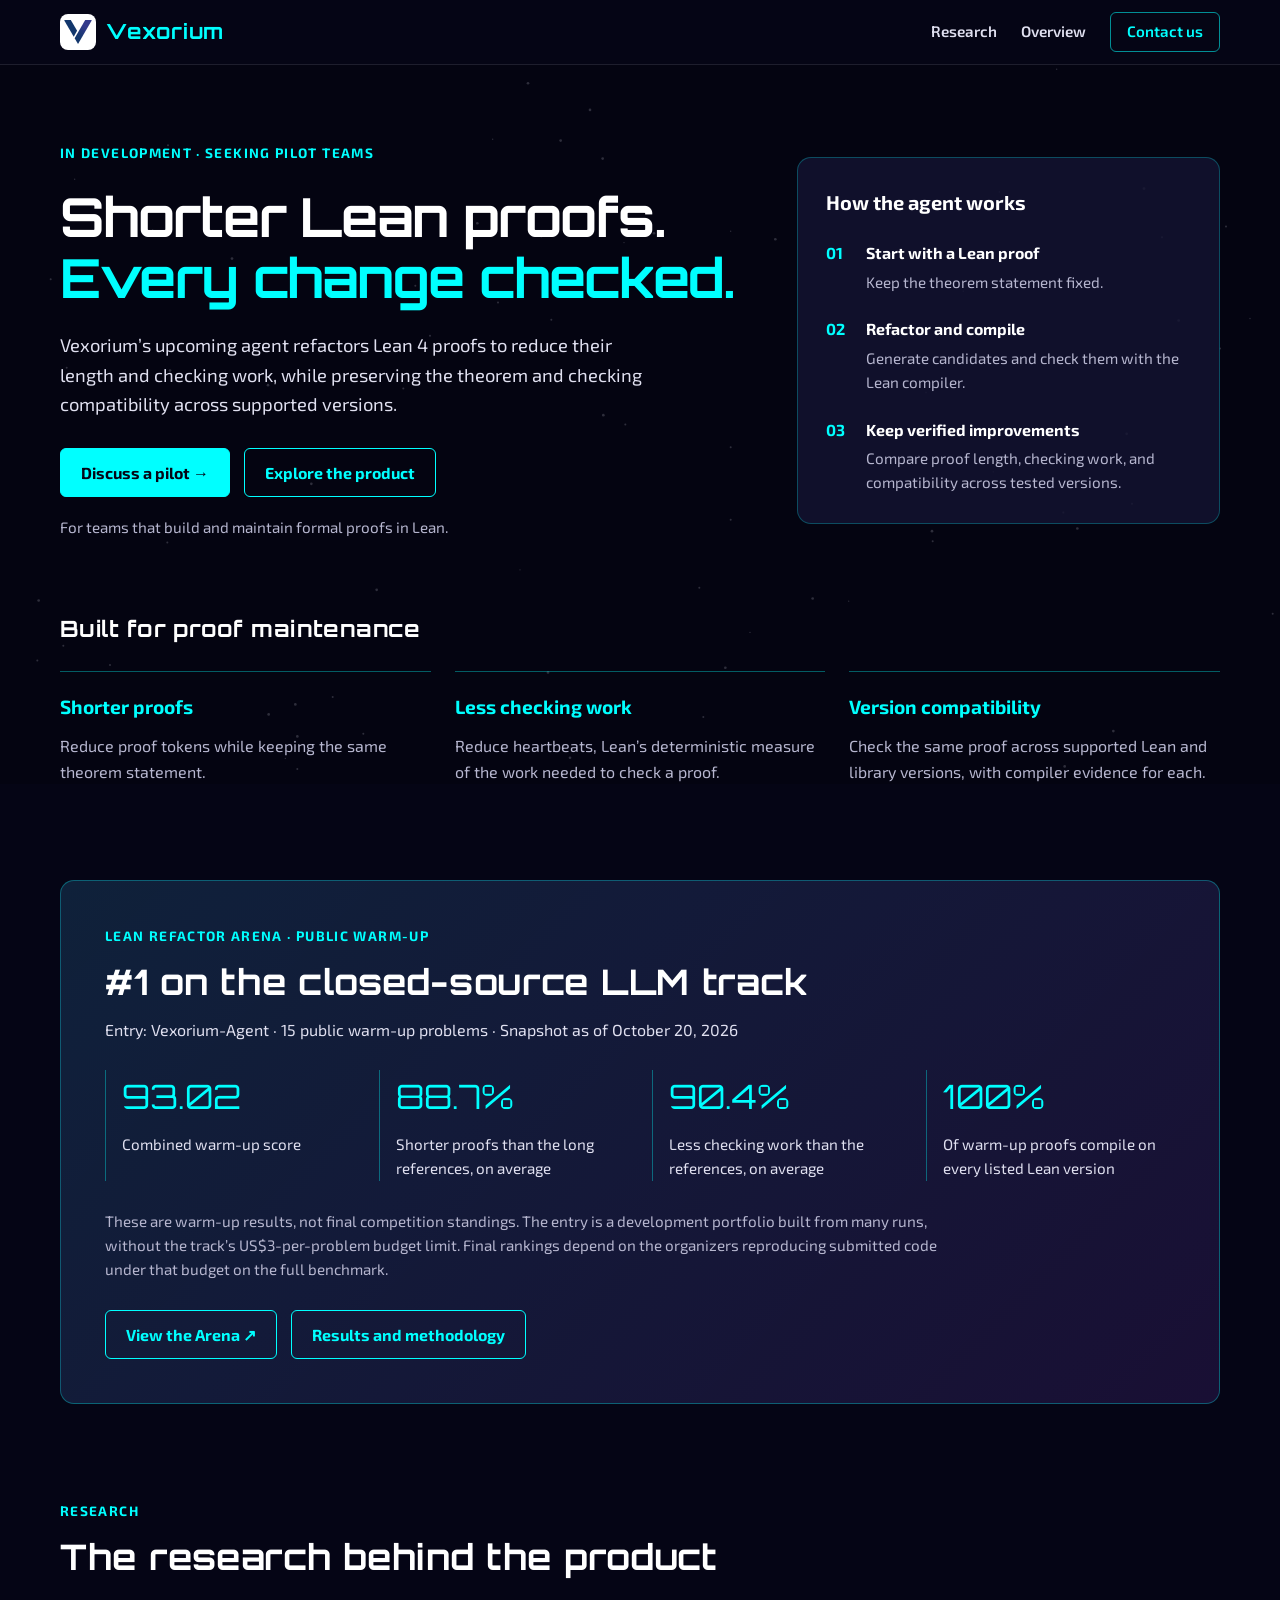
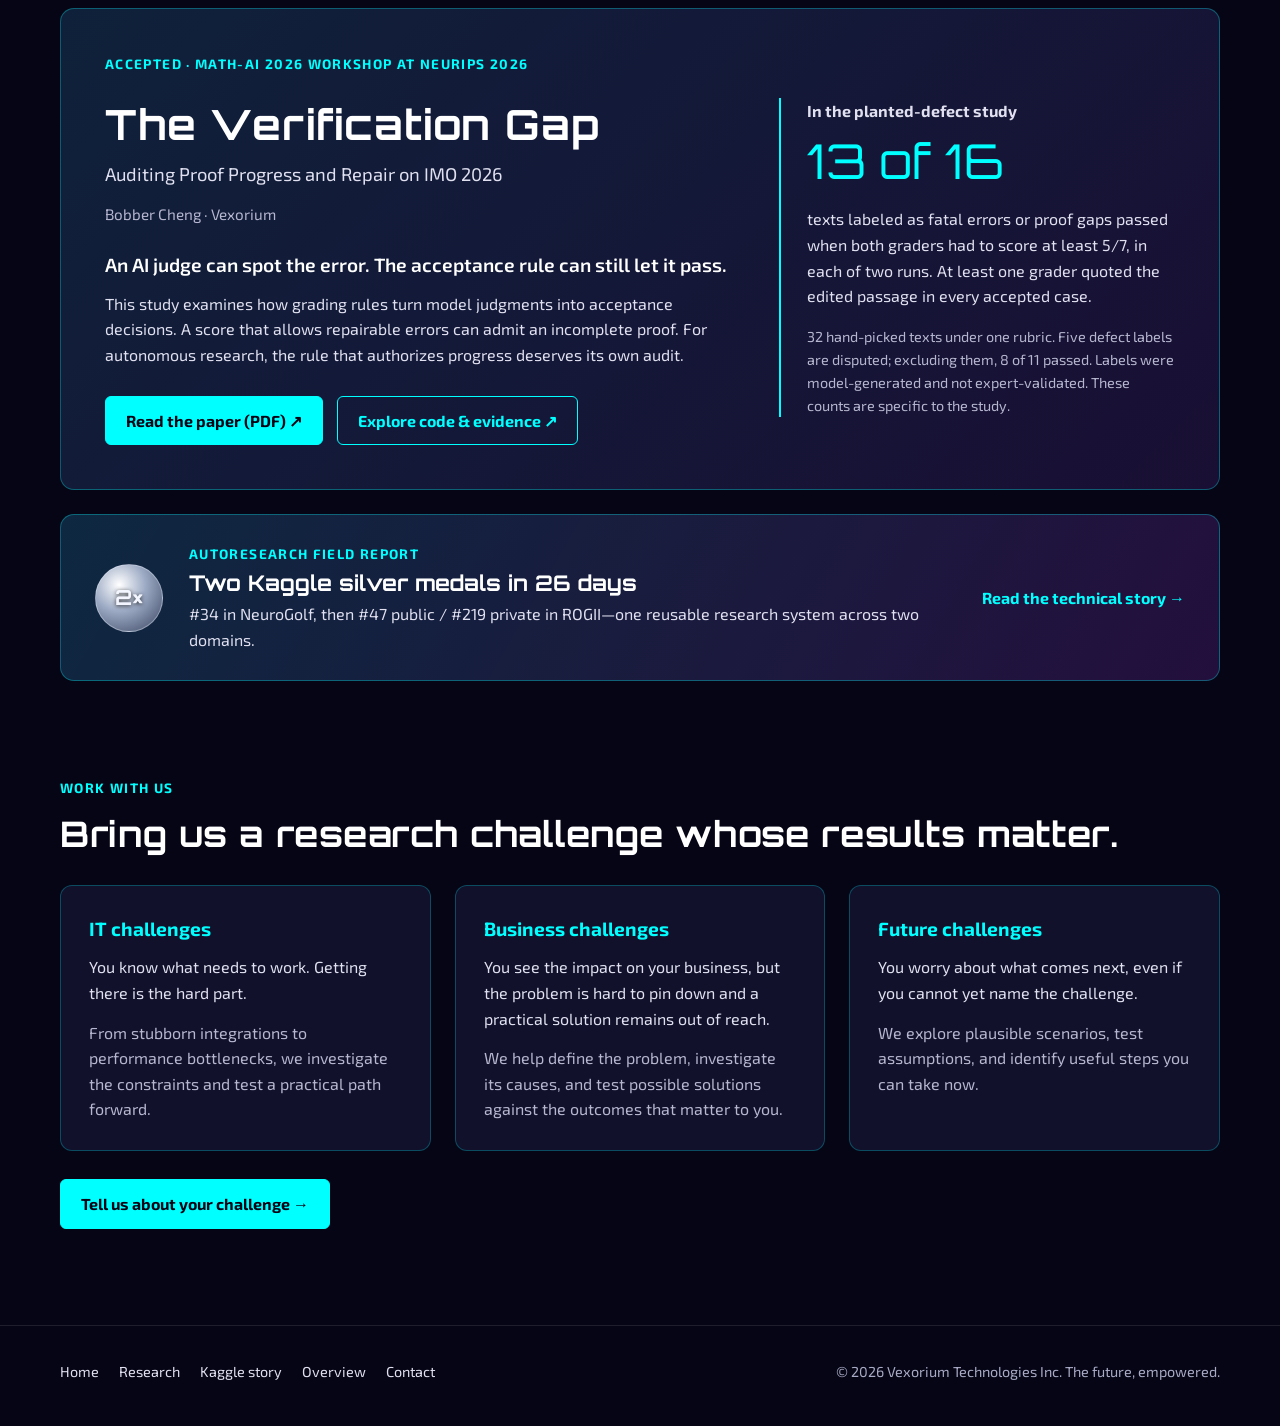
<file: index.html>
<!DOCTYPE html>
<html lang="en">
<head>
    <meta charset="UTF-8">
    <meta name="viewport" content="width=device-width, initial-scale=1.0, viewport-fit=cover">
    <title>Vexorium | Verified Lean Proof Refactoring</title>
    <meta name="description" content="Shorter Lean proofs. Every change checked. Explore Vexorium’s upcoming proof refactoring agent, public research results, and pilot opportunities.">
    <link rel="icon" type="image/png" href="./vexorium-logo.png">
    <link rel="preconnect" href="https://fonts.googleapis.com">
    <link rel="preconnect" href="https://fonts.gstatic.com" crossorigin>
    <link href="https://fonts.googleapis.com/css2?family=Orbitron:wght@400..700&family=Exo+2:wght@300..700&display=swap" rel="stylesheet">
    <link rel="stylesheet" href="./site.css">
    <style>
        :root {
            --bg-dark: #050515;
            --primary-color: #00ffff; /* Cyan */
            --text-light: #e0e0f0;
            --text-muted: #b6b6cf;
            --card-bg: rgba(20, 20, 50, 0.8);
            --line: rgba(0, 255, 255, 0.3);
        }

        * {
            margin: 0;
            padding: 0;
            box-sizing: border-box;
        }

        body {
            font-family: 'Exo 2', sans-serif;
            background-color: var(--bg-dark);
            color: var(--text-light);
            line-height: 1.6;
        }

        h1, h2, h3 {
            font-family: 'Orbitron', sans-serif;
            color: #ffffff;
            letter-spacing: 0.02em;
            text-wrap: balance;
        }

        a:focus-visible {
            outline: 3px solid #ffffff;
            outline-offset: 4px;
        }

        /* Every section follows one rhythm: kicker, title, content */
        .section { margin-top: clamp(56px, 8vw, 96px); }
        main > .section:last-child { padding-bottom: clamp(56px, 8vw, 96px); }

        .kicker {
            color: var(--primary-color);
            font-size: 0.85rem;
            font-weight: 700;
            letter-spacing: 0.1em;
            text-transform: uppercase;
        }

        .section-title {
            margin: 12px 0 28px;
            font-size: clamp(1.5rem, 3vw, 2.2rem);
            line-height: 1.3;
        }

        .panel {
            padding: clamp(24px, 4vw, 44px);
            border: 1px solid var(--line);
            border-radius: 14px;
            background: linear-gradient(135deg, rgba(0, 255, 255, 0.07), rgba(255, 0, 255, 0.04)), var(--card-bg);
        }

        .note {
            max-width: 95ch;
            color: var(--text-muted);
            font-size: 0.95rem;
        }

        .actions {
            display: flex;
            flex-wrap: wrap;
            gap: 14px;
            margin-top: 28px;
        }

        .button {
            display: inline-flex;
            align-items: center;
            justify-content: center;
            min-height: 48px;
            padding: 11px 20px;
            border: 1px solid var(--primary-color);
            border-radius: 6px;
            color: var(--primary-color);
            font-weight: 700;
            text-decoration: none;
            transition: background 0.2s, color 0.2s;
        }

        .button:hover,
        .button-primary {
            color: var(--bg-dark);
            background: var(--primary-color);
        }

        .button-primary:hover {
            background: #ffffff;
            border-color: #ffffff;
        }

        /* Product */
        .hero {
            position: relative;
            isolation: isolate;
            padding-top: clamp(40px, 6vw, 80px);
        }

        .hero::before {
            content: '';
            position: absolute;
            inset: 0;
            z-index: -1;
            background: url('space-bg.svg') center/cover;
            opacity: 0.16;
            pointer-events: none;
        }

        .hero-layout {
            display: grid;
            grid-template-columns: minmax(0, 1.6fr) minmax(0, 1fr);
            gap: clamp(28px, 5vw, 60px);
            align-items: center;
        }

        .hero h1 {
            margin: 22px 0;
            font-size: clamp(2rem, 4.2vw, 3.6rem);
            line-height: 1.15;
            letter-spacing: -0.02em;
        }

        .hero h1 span { color: var(--primary-color); }

        .hero-description {
            max-width: 55ch;
            font-size: 1.15rem;
        }

        .hero-audience {
            margin-top: 18px;
            color: var(--text-muted);
            font-size: 0.95rem;
        }

        .process {
            padding: 28px;
            border: 1px solid rgba(0, 255, 255, 0.25);
            border-radius: 14px;
            background: var(--card-bg);
        }

        .process h2 {
            margin-bottom: 22px;
            font-family: 'Exo 2', sans-serif;
            font-size: 1.25rem;
            letter-spacing: 0;
        }

        .process ol {
            display: grid;
            gap: 22px;
            list-style: none;
        }

        .process li {
            display: grid;
            grid-template-columns: 28px minmax(0, 1fr);
            gap: 12px;
        }

        .step-number { color: var(--primary-color); font-weight: 700; }
        .process strong { color: #ffffff; }
        .process p { margin-top: 4px; color: var(--text-muted); font-size: 0.95rem; }

        .benefits { margin-top: clamp(48px, 6vw, 72px); }
        .benefits h2 { margin-bottom: 24px; font-size: 1.4rem; }

        .benefit-grid {
            display: grid;
            grid-template-columns: repeat(3, minmax(0, 1fr));
            gap: 24px;
        }

        .benefit {
            padding-top: 20px;
            border-top: 1px solid rgba(0, 255, 255, 0.35);
        }

        .benefit h3, .challenge h3 {
            margin-bottom: 10px;
            color: var(--primary-color);
            font-family: 'Exo 2', sans-serif;
            font-size: 1.2rem;
            letter-spacing: 0;
        }

        .benefit p { color: var(--text-muted); }

        /* Results */
        #results .section-title { margin-bottom: 12px; }

        .metrics {
            display: grid;
            grid-template-columns: repeat(4, minmax(0, 1fr));
            gap: 24px;
            margin: 28px 0;
        }

        .metrics div { padding-left: 16px; border-left: 1px solid rgba(0, 255, 255, 0.35); }
        .metrics dt { color: var(--primary-color); font-family: 'Orbitron', sans-serif; font-size: clamp(1.6rem, 3vw, 2.1rem); }
        .metrics dd { margin-top: 8px; font-size: 0.95rem; }

        /* Research */
        .paper-layout {
            display: grid;
            grid-template-columns: minmax(0, 1.6fr) minmax(0, 1fr);
            gap: 40px;
            margin-top: 24px;
            align-items: start;
        }

        .paper h3 {
            margin-bottom: 10px;
            font-size: clamp(1.65rem, 3.5vw, 2.6rem);
            line-height: 1.25;
        }

        .paper-subtitle { font-size: 1.15rem; }
        .paper-author { margin-top: 12px; color: var(--text-muted); font-size: 0.95rem; }

        .paper-takeaway {
            margin: 24px 0 10px;
            color: #ffffff;
            font-size: 1.2rem;
            font-weight: 600;
        }

        .paper-result {
            padding-left: 26px;
            border-left: 2px solid var(--primary-color);
        }

        .paper-result h4 { margin-bottom: 6px; font-size: 1rem; }

        .paper-count {
            margin-bottom: 14px;
            color: var(--primary-color);
            font-family: 'Orbitron', sans-serif;
            font-size: clamp(2rem, 4vw, 3rem);
            line-height: 1.3;
        }

        .paper-result .note { margin-top: 16px; font-size: 0.9rem; }

        .story-link {
            display: grid;
            grid-template-columns: auto minmax(0, 1fr) auto;
            gap: 26px;
            align-items: center;
            margin-top: 24px;
            padding: 28px 34px;
            border: 1px solid var(--line);
            border-radius: 14px;
            color: var(--text-light);
            background: linear-gradient(120deg, rgba(0, 255, 255, 0.1), rgba(255, 0, 255, 0.08)), var(--card-bg);
            text-decoration: none;
            transition: border-color 0.2s, box-shadow 0.2s;
        }

        .story-link:hover {
            border-color: var(--primary-color);
            box-shadow: 0 0 30px rgba(0, 255, 255, 0.2);
        }

        .story-medal {
            display: flex;
            width: 68px;
            height: 68px;
            align-items: center;
            justify-content: center;
            border: 1px solid rgba(224, 232, 245, 0.42);
            border-radius: 50%;
            color: #f3f6ff;
            background: radial-gradient(circle at 35% 30%, #ffffff, #9caac4 42%, #38435f 100%);
            font-family: 'Orbitron', sans-serif;
            font-size: 1.3rem;
            font-weight: 700;
            text-shadow: 0 1px 4px rgba(0, 0, 0, 0.75);
        }

        .story-copy { display: grid; gap: 4px; }

        .story-copy strong {
            color: #ffffff;
            font-family: 'Orbitron', sans-serif;
            font-size: 1.35rem;
            line-height: 1.3;
        }

        .story-cta {
            color: var(--primary-color);
            font-weight: 700;
            white-space: nowrap;
        }

        /* Work with us */
        .challenge-grid {
            display: grid;
            grid-template-columns: repeat(3, minmax(0, 1fr));
            gap: 24px;
        }

        .challenge {
            padding: 28px;
            border: 1px solid rgba(0, 255, 255, 0.25);
            border-radius: 12px;
            background: var(--card-bg);
        }

        .challenge p + p {
            margin-top: 14px;
            color: var(--text-muted);
        }

        @media (max-width: 900px) {
            .hero-layout, .paper-layout, .challenge-grid {
                grid-template-columns: minmax(0, 1fr);
            }
            .metrics { grid-template-columns: repeat(2, minmax(0, 1fr)); }
        }

        @media (max-width: 720px) {
            .benefit-grid { grid-template-columns: minmax(0, 1fr); }
            .hero { padding-top: 36px; }
            .process { padding: 24px; }
            .actions {
                flex-direction: column;
                align-items: stretch;
            }
            .paper-result { padding-left: 20px; }
            .story-link {
                grid-template-columns: auto minmax(0, 1fr);
                gap: 18px;
                padding: 24px;
            }
            .story-medal { width: 56px; height: 56px; font-size: 1rem; }
            .story-copy strong { font-size: 1.15rem; }
            .story-cta { grid-column: 1 / -1; }
        }

        @media (max-width: 380px) {
            .metrics { grid-template-columns: minmax(0, 1fr); }
        }
    </style>
</head>
<body id="top">
    <a class="skip-link" href="#main">Skip to content</a>
    <header class="site-header">
        <div class="container site-bar">
            <a class="site-logo" href="./" aria-label="Vexorium home"><img class="site-logo-mark" src="./vexorium-mark.svg" alt="" width="36" height="36"><span class="site-logo-text">Vexorium</span></a>
            <nav class="site-nav" aria-label="Main">
                <a href="#research">Research</a>
                <a href="./overview.html">Overview</a>
                <a class="site-contact" href="mailto:Jennifer.Y@Vexorium.net">Contact<span class="site-contact-extra">&nbsp;us</span></a>
            </nav>
        </div>
        <nav class="page-nav" aria-label="On this page">
            <div class="container page-nav-inner">
                <span class="page-nav-label">On this page</span>
                <ul class="page-nav-links">
                    <li><a href="#product">Product</a></li>
                    <li><a href="#results">Results</a></li>
                    <li><a href="#research">Research</a></li>
                    <li><a href="#work-with-us">Work with us</a></li>
                </ul>
                <a class="to-top" href="#top">Top <span aria-hidden="true">&nbsp;↑</span></a>
            </div>
        </nav>
    </header>

    <main id="main">
        <section id="product" class="hero" aria-labelledby="product-title">
            <div class="container">
                <div class="hero-layout">
                    <div>
                        <p class="kicker">In development · Seeking pilot teams</p>
                        <h1 id="product-title">Shorter Lean proofs.<br><span>Every change checked.</span></h1>
                        <p class="hero-description">Vexorium’s upcoming agent refactors Lean 4 proofs to reduce their length and checking work, while preserving the theorem and checking compatibility across supported versions.</p>
                        <div class="actions">
                            <a class="button button-primary" href="mailto:Jennifer.Y@Vexorium.net?subject=Lean%20proof%20refactoring%20pilot">Discuss a pilot <span aria-hidden="true">&nbsp;→</span></a>
                            <a class="button" href="./overview.html">Explore the product</a>
                        </div>
                        <p class="hero-audience">For teams that build and maintain formal proofs in Lean.</p>
                    </div>
                    <aside class="process" aria-labelledby="process-title">
                        <h2 id="process-title">How the agent works</h2>
                        <ol>
                            <li><span class="step-number" aria-hidden="true">01</span><div><strong>Start with a Lean proof</strong><p>Keep the theorem statement fixed.</p></div></li>
                            <li><span class="step-number" aria-hidden="true">02</span><div><strong>Refactor and compile</strong><p>Generate candidates and check them with the Lean compiler.</p></div></li>
                            <li><span class="step-number" aria-hidden="true">03</span><div><strong>Keep verified improvements</strong><p>Compare proof length, checking work, and compatibility across tested versions.</p></div></li>
                        </ol>
                    </aside>
                </div>

                <div class="benefits">
                    <h2>Built for proof maintenance</h2>
                    <div class="benefit-grid">
                        <article class="benefit"><h3>Shorter proofs</h3><p>Reduce proof tokens while keeping the same theorem statement.</p></article>
                        <article class="benefit"><h3>Less checking work</h3><p>Reduce heartbeats, Lean’s deterministic measure of the work needed to check a proof.</p></article>
                        <article class="benefit"><h3>Version compatibility</h3><p>Check the same proof across supported Lean and library versions, with compiler evidence for each.</p></article>
                    </div>
                </div>
            </div>
        </section>

        <section id="results" class="section" aria-labelledby="results-title">
            <div class="container">
                <div class="panel">
                    <p class="kicker">Lean Refactor Arena · Public warm-up</p>
                    <h2 id="results-title" class="section-title">#1 on the closed-source LLM track</h2>
                    <p>Entry: Vexorium-Agent · 15 public warm-up problems · Snapshot as of October 20, 2026</p>
                    <dl class="metrics">
                        <div><dt>93.02</dt><dd>Combined warm-up score</dd></div>
                        <div><dt>88.7%</dt><dd>Shorter proofs than the long references, on average</dd></div>
                        <div><dt>90.4%</dt><dd>Less checking work than the references, on average</dd></div>
                        <div><dt>100%</dt><dd>Of warm-up proofs compile on every listed Lean version</dd></div>
                    </dl>
                    <p class="note">These are warm-up results, not final competition standings. The entry is a development portfolio built from many runs, without the track’s US$3-per-problem budget limit. Final rankings depend on the organizers reproducing submitted code under that budget on the full benchmark.</p>
                    <div class="actions">
                        <a class="button" href="https://huggingface.co/spaces/delta-lab-ai/lean-refactor-arena">View the Arena <span aria-hidden="true">&nbsp;↗</span></a>
                        <a class="button" href="./overview.html#traction">Results and methodology</a>
                    </div>
                </div>
            </div>
        </section>

        <section id="research" class="section" aria-labelledby="research-title">
            <div class="container">
                <p class="kicker">Research</p>
                <h2 id="research-title" class="section-title">The research behind the product</h2>
                <article id="verification-gap" class="panel paper" aria-labelledby="paper-title">
                    <p class="kicker">Accepted · MATH-AI 2026 workshop at NeurIPS 2026</p>
                    <div class="paper-layout">
                        <div>
                            <h3 id="paper-title">The Verification Gap</h3>
                            <p class="paper-subtitle">Auditing Proof Progress and Repair on IMO 2026</p>
                            <p class="paper-author">Bobber Cheng · Vexorium</p>
                            <p class="paper-takeaway">An AI judge can spot the error. The acceptance rule can still let it pass.</p>
                            <p>This study examines how grading rules turn model judgments into acceptance decisions. A score that allows repairable errors can admit an incomplete proof. For autonomous research, the rule that authorizes progress deserves its own audit.</p>
                            <div class="actions">
                                <a class="button button-primary" href="https://github.com/bobbercheng/verification-gap/blob/main/paper.pdf">Read the paper (PDF) <span aria-hidden="true">&nbsp;↗</span></a>
                                <a class="button" href="https://github.com/bobbercheng/verification-gap">Explore code &amp; evidence <span aria-hidden="true">&nbsp;↗</span></a>
                            </div>
                        </div>
                        <aside class="paper-result" aria-labelledby="paper-result-title">
                            <h4 id="paper-result-title">In the planted-defect study</h4>
                            <p class="paper-count">13 of 16</p>
                            <p>texts labeled as fatal errors or proof gaps passed when both graders had to score at least 5/7, in each of two runs. At least one grader quoted the edited passage in every accepted case.</p>
                            <p class="note">32 hand-picked texts under one rubric. Five defect labels are disputed; excluding them, 8 of 11 passed. Labels were model-generated and not expert-validated. These counts are specific to the study.</p>
                        </aside>
                    </div>
                </article>

                <a id="achievements" class="story-link" href="./kaggle-autoresearch.html">
                    <span class="story-medal" aria-hidden="true">2×</span>
                    <span class="story-copy">
                        <span class="kicker">Autoresearch field report</span>
                        <strong>Two Kaggle silver medals in 26 days</strong>
                        <span>#34 in NeuroGolf, then #47 public / #219 private in ROGII—one reusable research system across two domains.</span>
                    </span>
                    <span class="story-cta">Read the technical story <span aria-hidden="true">→</span></span>
                </a>
            </div>
        </section>

        <section id="work-with-us" class="section" aria-labelledby="work-title">
            <div class="container">
                <p class="kicker">Work with us</p>
                <h2 id="work-title" class="section-title">Bring us a research challenge whose results matter.</h2>
                <div class="challenge-grid">
                    <article class="challenge">
                        <h3>IT challenges</h3>
                        <p>You know what needs to work. Getting there is the hard part.</p>
                        <p>From stubborn integrations to performance bottlenecks, we investigate the constraints and test a practical path forward.</p>
                    </article>
                    <article class="challenge">
                        <h3>Business challenges</h3>
                        <p>You see the impact on your business, but the problem is hard to pin down and a practical solution remains out of reach.</p>
                        <p>We help define the problem, investigate its causes, and test possible solutions against the outcomes that matter to you.</p>
                    </article>
                    <article class="challenge">
                        <h3>Future challenges</h3>
                        <p>You worry about what comes next, even if you cannot yet name the challenge.</p>
                        <p>We explore plausible scenarios, test assumptions, and identify useful steps you can take now.</p>
                    </article>
                </div>
                <div class="actions">
                    <a class="button button-primary" href="mailto:Jennifer.Y@Vexorium.net?subject=Research%20challenge">Tell us about your challenge <span aria-hidden="true">&nbsp;→</span></a>
                </div>
            </div>
        </section>
    </main>

    <footer class="site-footer">
        <div class="container site-footer-inner">
            <nav aria-label="Footer">
                <a href="./">Home</a>
                <a href="#research">Research</a>
                <a href="./kaggle-autoresearch.html">Kaggle story</a>
                <a href="./overview.html">Overview</a>
                <a href="mailto:Jennifer.Y@Vexorium.net">Contact</a>
            </nav>
            <p>&copy; 2026 Vexorium Technologies Inc. The future, empowered.</p>
        </div>
    </footer>

    <script src="./site.js"></script>
    <script>
    // Preserve previously shared graph links after retiring the homepage modal.
    (function() {
        const open = (new URLSearchParams(window.location.search).get('open') || '').toLowerCase();
        const hash = window.location.hash.toLowerCase();
        if (['claude', 'graph', 'explore-claude'].includes(open) ||
            ['#explore-claude', '#explore-claude-open'].includes(hash)) {
            window.location.replace('./explore.html');
        }
    })();
    </script>
</body>
</html>
</file>
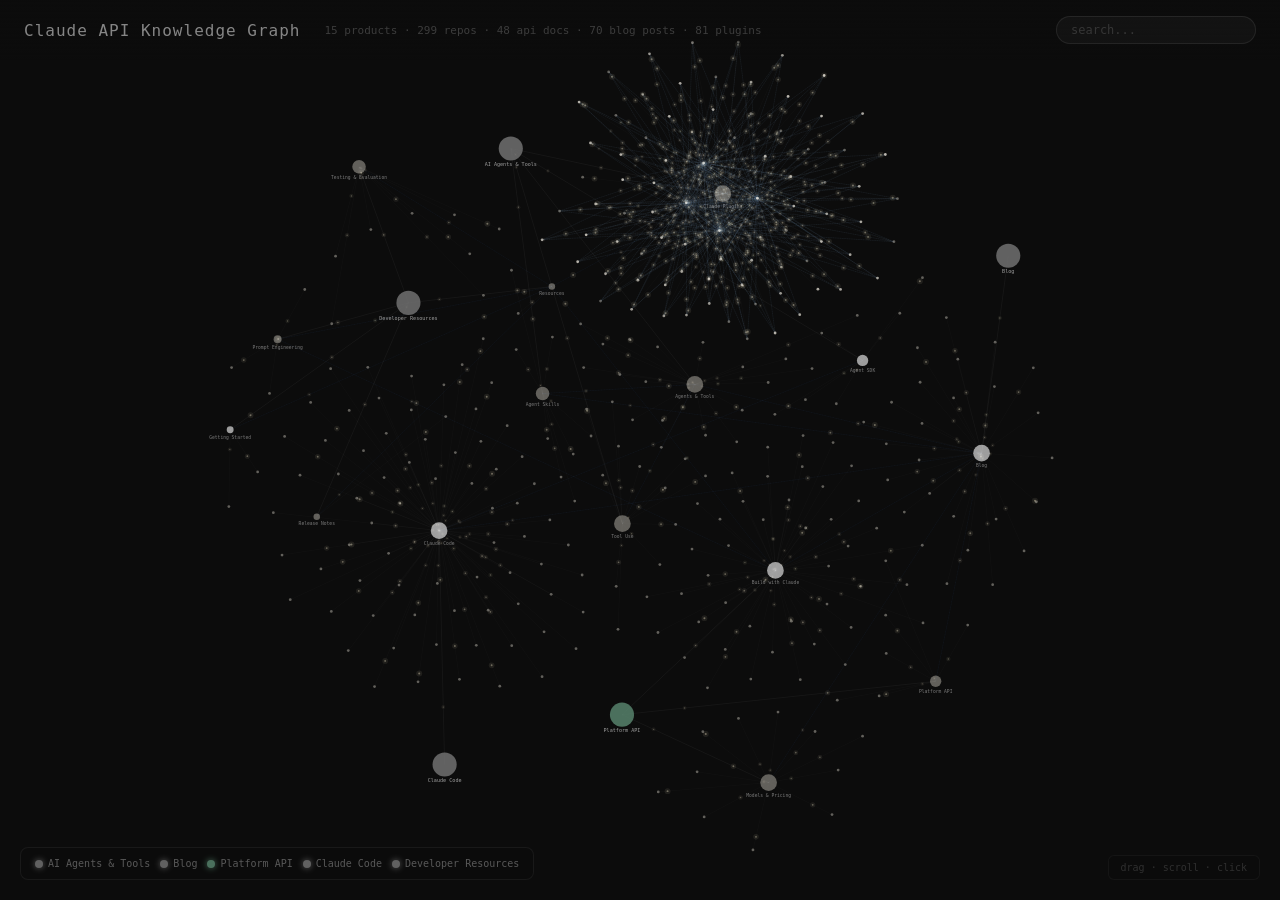
<file: explore.html>
<!DOCTYPE html>
<html lang="en">
<head>
<meta charset="UTF-8">
<meta name="viewport" content="width=device-width, initial-scale=1.0">
<title>Claude API Knowledge Graph</title>
<style>
  * { margin: 0; padding: 0; box-sizing: border-box; }
  body { font-family: -apple-system, BlinkMacSystemFont, 'Segoe UI', sans-serif; background: #0c0c0c; color: #e0e0e0; overflow: hidden; overscroll-behavior: none; }
  #canvas { position: fixed; top: 0; left: 0; width: 100%; height: 100%; touch-action: none; }
  #header {
    position: fixed; top: 0; left: 0; right: 0; z-index: 10;
    padding: 16px 24px; display: flex; align-items: center; gap: 16px;
    background: linear-gradient(180deg, rgba(12,12,12,0.95) 0%, rgba(12,12,12,0) 100%);
    pointer-events: none;
  }
  #header > * { pointer-events: auto; }
  #header h1 { font-size: 16px; font-weight: 500; color: rgba(255,255,255,0.5); letter-spacing: 1px; font-family: 'SF Mono', 'Fira Code', monospace; }
  #header .subtitle { font-size: 11px; color: rgba(255,255,255,0.2); margin-left: 8px; font-family: monospace; }
  #search {
    margin-left: auto; padding: 6px 14px; border-radius: 20px;
    border: 1px solid rgba(255,255,255,0.08); background: rgba(255,255,255,0.03);
    color: #ccc; font-size: 12px; width: 200px; outline: none; font-family: monospace;
  }
  #search:focus { border-color: rgba(196,164,108,0.4); }
  #search::placeholder { color: rgba(255,255,255,0.15); }
  #legend {
    position: fixed; bottom: 20px; left: 20px; z-index: 10;
    display: flex; flex-wrap: wrap; gap: 10px; font-size: 10px;
    background: rgba(12,12,12,0.9); padding: 10px 14px; border-radius: 8px;
    border: 1px solid rgba(255,255,255,0.06); font-family: monospace;
  }
  .legend-item { display: flex; align-items: center; gap: 5px; cursor: pointer; opacity: 0.6; transition: opacity 0.2s; color: rgba(255,255,255,0.4); }
  .legend-item:hover { opacity: 1; }
  .legend-dot { width: 8px; height: 8px; border-radius: 50%; }
  .filter-active { opacity: 0.8; }
  .filter-active .legend-dot { box-shadow: 0 0 6px currentColor; }
  #stats {
    position: fixed; bottom: 20px; right: 20px; z-index: 10;
    font-size: 10px; color: rgba(255,255,255,0.15); font-family: monospace;
    background: rgba(12,12,12,0.9); padding: 6px 12px; border-radius: 6px; border: 1px solid rgba(255,255,255,0.04);
  }
  #panel {
    position: fixed; top: 0; right: -400px; width: 380px; bottom: 0; z-index: 20;
    background: rgba(14,14,14,0.97); border-left: 1px solid rgba(255,255,255,0.06);
    padding: 20px; overflow-y: auto; transition: right 0.25s ease;
    backdrop-filter: blur(20px);
  }
  #panel.open { right: 0; }
  #panel-close {
    position: absolute; top: 10px; right: 10px; background: none; border: none;
    color: rgba(255,255,255,0.2); font-size: 18px; cursor: pointer; padding: 4px 8px;
  }
  #panel-close:hover { color: rgba(255,255,255,0.6); }
  #panel h2 { font-size: 18px; margin-bottom: 4px; color: rgba(255,255,255,0.85); font-weight: 500; }
  .panel-category { font-size: 10px; color: rgba(255,255,255,0.3); margin-bottom: 14px; display: inline-block; padding: 2px 8px; border-radius: 8px; border: 1px solid rgba(255,255,255,0.08); font-family: monospace; }
  .panel-desc { font-size: 13px; line-height: 1.6; color: rgba(255,255,255,0.45); margin-bottom: 16px; }
  #panel h3 { font-size: 10px; color: rgba(196,164,108,0.7); text-transform: uppercase; letter-spacing: 1.5px; margin: 18px 0 8px; font-family: monospace; }
  .repo-item {
    font-size: 11px; padding: 7px 10px; margin-bottom: 4px;
    background: rgba(255,255,255,0.02); border-radius: 5px; border: 1px solid rgba(255,255,255,0.04);
  }
  .repo-name { color: rgba(196,164,108,0.8); font-weight: 500; font-family: monospace; }
  .repo-path { color: rgba(255,255,255,0.2); font-size: 10px; margin-top: 1px; font-family: monospace; }
  .repo-desc { color: rgba(255,255,255,0.35); font-size: 10px; margin-top: 1px; }
  .api-item {
    font-size: 11px; padding: 5px 10px; margin-bottom: 3px;
    background: rgba(91,155,213,0.06); border-radius: 5px; border: 1px solid rgba(91,155,213,0.1);
  }
  .api-name { color: rgba(91,155,213,0.8); font-weight: 500; font-family: monospace; }
  .api-type { color: rgba(255,255,255,0.2); font-size: 9px; text-transform: uppercase; margin-left: 6px; }
  .blog-item {
    font-size: 11px; padding: 5px 10px; margin-bottom: 3px;
    background: rgba(56,183,100,0.06); border-radius: 5px; border: 1px solid rgba(56,183,100,0.1);
  }
  .blog-item a { color: rgba(56,183,100,0.8); text-decoration: none; font-family: monospace; }
  .blog-item a:hover { color: rgba(56,183,100,1); text-decoration: underline; }
  .blog-title { color: rgba(56,183,100,0.8); font-family: monospace; }
  .tech-tag {
    display: inline-block; font-size: 10px; padding: 1px 7px; margin: 2px;
    border-radius: 3px; background: rgba(196,164,108,0.08); color: rgba(196,164,108,0.6);
    border: 1px solid rgba(196,164,108,0.1); font-family: monospace;
  }
  .users-section { font-size: 12px; color: rgba(255,255,255,0.35); line-height: 1.5; }
  #tooltip {
    position: fixed; z-index: 30; pointer-events: none;
    background: rgba(14,14,14,0.95); border: 1px solid rgba(255,255,255,0.1);
    padding: 6px 12px; border-radius: 6px; font-size: 11px;
    display: none; max-width: 300px; backdrop-filter: blur(10px);
  }
  .tt-name { font-weight: 500; color: rgba(255,255,255,0.8); font-family: monospace; font-size: 12px; }
  .tt-cat { color: rgba(255,255,255,0.3); font-size: 10px; margin-top: 2px; }
  .tt-path { color: rgba(196,164,108,0.5); font-size: 9px; margin-top: 1px; font-family: monospace; }

  /* Mobile optimization */
  @media (max-width: 768px) {
    #header {
      padding: 10px 12px;
      gap: 8px;
      align-items: flex-start;
      flex-wrap: wrap;
      background: linear-gradient(180deg, rgba(12,12,12,0.98) 0%, rgba(12,12,12,0.65) 60%, rgba(12,12,12,0.1) 100%);
    }
    #header h1 {
      font-size: 12px;
      letter-spacing: 0.6px;
      line-height: 1.2;
      max-width: 46%;
    }
    #header .subtitle {
      font-size: 10px;
      margin-left: 0;
      opacity: 0.8;
      max-width: 48%;
      line-height: 1.2;
    }
    #search {
      margin-left: 0;
      width: 100%;
      font-size: 13px;
      padding: 8px 12px;
      border-radius: 12px;
    }
    #legend {
      left: 8px;
      right: 8px;
      bottom: 8px;
      padding: 8px 10px;
      gap: 8px;
      flex-wrap: nowrap;
      overflow-x: auto;
      white-space: nowrap;
      border-radius: 10px;
      -webkit-overflow-scrolling: touch;
    }
    #stats { display: none; }
    #panel {
      width: 100%;
      right: -100%;
      border-left: none;
      border-top: 1px solid rgba(255,255,255,0.08);
      top: 20%;
      bottom: 0;
      border-radius: 14px 14px 0 0;
      padding: 16px;
    }
    #panel h2 { font-size: 16px; }
    .repo-item, .api-item, .blog-item { font-size: 12px; }
    #tooltip { display: none !important; }
  }
</style>
</head>
<body>
<canvas id="canvas"></canvas>
<div id="header">
  <h1>Claude API Knowledge Graph</h1>
  <span class="subtitle">15 products · 299 repos · 48 api docs · 70 blog posts · 81 plugins</span>
  <input id="search" type="text" placeholder="search...">
</div>
<div id="legend"></div>
<div id="stats">drag · scroll · click</div>
<div id="panel">
  <button id="panel-close">&times;</button>
  <div id="panel-content"></div>
</div>
<div id="tooltip"><div class="tt-name"></div><div class="tt-cat"></div><div class="tt-path"></div></div>

<script>
const crossRefs = [{"from":"agent-skills","to":"agents-and-tools"},{"from":"agent-skills","to":"blog"},{"from":"agents-and-tools","to":"blog"},{"from":"build-with-claude","to":"resources"},{"from":"build-with-claude","to":"blog"},{"from":"claude-code","to":"blog"},{"from":"claude-code","to":"agent-sdk"},{"from":"claude-plugins","to":"resources"},{"from":"getting-started","to":"resources"},{"from":"models-and-pricing","to":"blog"},{"from":"platform-api","to":"blog"},{"from":"prompt-engineering","to":"resources"},{"from":"prompt-engineering","to":"build-with-claude"},{"from":"release-notes","to":"resources"},{"from":"test-and-evaluate","to":"resources"},{"from":"tool-use","to":"agents-and-tools"}];
const categories = {
  "AI Agents & Tools": { color: "#777777", products: [
    {id:"agent-sdk",name:"Agent SDK",desc:"Agent SDK  This product area contains 6 documentation pages.  ### Key Topics  - AskUserQuestion - Bash - BashOutput - Basic file operations (using query) - Basic session - Building a Continuous Conver",users:"Backend developers building agent applications, Python/TypeScript developers, , **Category:** AI Age",tech:[],repos:[{"n": "Agentic loop: streams messages as Claude works", "p": "platform/docs/agent-sdk/quickstart.md", "d": "Quickstart", "i": 0, "rel": ""}, {"n": "Before", "p": "platform/docs/agent-sdk/migration-guide.md", "d": "from claude_code_sdk import query, ClaudeCodeOptions", "i": 0, "rel": ""}, {"n": "Overview", "p": "platform/docs/agent-sdk/overview.md", "d": "Agent SDK", "i": 0, "rel": ""}, {"n": "Typescript", "p": "platform/docs/agent-sdk/typescript.md", "d": "Agent SDK reference - TypeScript", "i": 0, "rel": ""}, {"n": "Typescript V2 Preview", "p": "platform/docs/agent-sdk/typescript-v2-preview.md", "d": "TypeScript SDK V2 interface (preview)", "i": 0, "rel": ""}, {"n": "Use with Claude", "p": "platform/docs/agent-sdk/python.md", "d": "options = ClaudeAgentOptions( mcp_servers={\"calc\": calculator}, allowed_tools=[\"mcp__calc__add\", \"mcp__calc__multiply\"],", "i": 0, "rel": ""}],api_items:[{"n": "[Agentic loop: streams messages as Claude works](https://platform.claude.com/docs/en/agent-sdk/quickstart)", "t": "section"}, {"n": "Sections", "t": "section"}, {"n": "[Before](https://platform.claude.com/docs/en/agent-sdk/migration-guide)", "t": "section"}, {"n": "Sections", "t": "section"}, {"n": "[Overview](https://platform.claude.com/docs/en/agent-sdk/overview)", "t": "section"}, {"n": "Sections", "t": "section"}, {"n": "[Typescript](https://platform.claude.com/docs/en/agent-sdk/typescript)", "t": "section"}, {"n": "Sections", "t": "section"}, {"n": "[Typescript V2 Preview](https://platform.claude.com/docs/en/agent-sdk/typescript-v2-preview)", "t": "section"}, {"n": "Sections", "t": "section"}, {"n": "[Use with Claude](https://platform.claude.com/docs/en/agent-sdk/python)", "t": "section"}, {"n": "options = ClaudeAgentOptions( mcp_servers={\"calc\": calculator}, allowed_tools=[\"mcp__calc__add\", \"mcp__calc__multiply\"], )", "t": "endpoint"}, {"n": "Sections", "t": "section"}],blog_items:[]},
    {id:"agent-skills",name:"Agent Skills",desc:"Agent Skills  This product area contains 4 documentation pages and 4 related blog posts.  ### Key Topics  - API-based distribution - Avoid Windows-style paths - Avoid assuming tools are installed - Av",users:"Developers building custom Claude skills, power users automating workflows, teams standardizing Clau",tech:[],repos:[{"n": "A complete guide to building skills for Claude", "p": "blog/2026-01/complete-guide-to-building-skills-for-claude.md", "d": "Share", "i": 0, "rel": ""}, {"n": "Improving frontend design through Skills", "p": "blog/2025-11/improving-frontend-design-through-skills.md", "d": "Share", "i": 0, "rel": ""}, {"n": "Improving skill-creator: Test, measure, and refine Agent Ski", "p": "blog/2026-03/improving-skill-creator-test-measure-and-refine-agent-skills.md", "d": "Share", "i": 0, "rel": ""}, {"n": "Updates to Claude Team", "p": "blog/2026-01/claude-team-updates.md", "d": "Share", "i": 0, "rel": ""}, {"n": "Best Practices", "p": "platform/docs/agents-and-tools/agent-skills/best-practices.md", "d": "Agent Skills", "i": 0, "rel": ""}, {"n": "Enterprise", "p": "platform/docs/agents-and-tools/agent-skills/enterprise.md", "d": "Skills for enterprise", "i": 0, "rel": ""}, {"n": "List Anthropic-managed Skills", "p": "platform/docs/agents-and-tools/agent-skills/quickstart.md", "d": "skills = client.beta.skills.list(source=\"anthropic\", betas=[\"skills-2025-10-02\"])", "i": 0, "rel": ""}, {"n": "Overview", "p": "platform/docs/agents-and-tools/agent-skills/overview.md", "d": "Agent Skills", "i": 0, "rel": ""}],api_items:[],blog_items:[{"n": "Improving frontend design through Skills", "u": "https://claude.com/blog/improving-frontend-design-through-skills"}, {"n": "Improving skill-creator: Test, measure, and refine Agent Skills", "u": "https://claude.com/blog/improving-skill-creator-test-measure-and-refine-agent-skills"}, {"n": "A complete guide to building skills for Claude", "u": "https://claude.com/blog/complete-guide-to-building-skills-for-claude"}, {"n": "Updates to Claude Team", "u": "https://claude.com/blog/claude-team-updates"}]},
    {id:"agents-and-tools",name:"Agents & Tools",desc:"MCP connector  This product area contains 2 documentation pages and 17 related blog posts.  ### Key Topics  - Allowlist - Enable only specific tools - Available helpers - Basic example - Basic structu",users:"Agent developers, tool builders, MCP connector developers, , **Category:** AI Agents & Tools",tech:[],repos:[{"n": "A complete guide to building skills for Claude", "p": "blog/2026-01/complete-guide-to-building-skills-for-claude.md", "d": "Share", "i": 0, "rel": ""}, {"n": "Advancing finance with Claude Opus 4.6", "p": "blog/2026-02/opus-4-6-finance.md", "d": "Share", "i": 0, "rel": ""}, {"n": "Building AI agents for financial services", "p": "blog/2025-10/building-ai-agents-in-financial-services.md", "d": "Share", "i": 0, "rel": ""}, {"n": "Claude Code On The Web", "p": "blog/2025-10/claude-code-on-the-web.md", "d": "Claude Code on the web", "i": 0, "rel": ""}, {"n": "Claude can now connect to your world", "p": "blog/2025-05/integrations.md", "d": "Share", "i": 0, "rel": ""}, {"n": "Common workflow patterns for AI agents", "p": "blog/2026-03/common-workflow-patterns-for-ai-agents-and-when-to-use-them.md", "d": "Share", "i": 0, "rel": ""}, {"n": "Cowork and plugins for finance", "p": "blog/2026-02/cowork-plugins-finance.md", "d": "Feb 24, 2026", "i": 0, "rel": ""}, {"n": "Cowork and plugins for teams across the enterprise", "p": "blog/2026-02/cowork-plugins-across-enterprise.md", "d": "Feb 24, 2026", "i": 0, "rel": ""}, {"n": "How Anthropic teams use Claude Code", "p": "blog/2025-07/how-anthropic-teams-use-claude-code.md", "d": "Share", "i": 0, "rel": ""}, {"n": "How enterprises are building AI agents in 2026", "p": "blog/2025-12/how-enterprises-are-building-ai-agents-in-2026.md", "d": "Share", "i": 0, "rel": ""}, {"n": "How leading retailers are turning AI pilots into enterprise-", "p": "blog/2026-01/how-leading-retailers-are-turning-ai-pilots-into-enterprise-wide-transformation.md", "d": "Share", "i": 0, "rel": ""}, {"n": "Improved Web Search with Dynamic Filtering", "p": "blog/2026-02/improved-web-search-with-dynamic-filtering.md", "d": "Share", "i": 0, "rel": ""}, {"n": "Improving skill-creator: Test, measure, and refine Agent Ski", "p": "blog/2026-03/improving-skill-creator-test-measure-and-refine-agent-skills.md", "d": "Share", "i": 0, "rel": ""}, {"n": "Introducing Cowork", "p": "blog/2026-01/cowork-research-preview.md", "d": "Share", "i": 0, "rel": ""}, {"n": "Piloting Claude in Chrome", "p": "blog/2025-08/claude-for-chrome.md", "d": "Share", "i": 0, "rel": ""}, {"n": "Self Serve Enterprise", "p": "blog/2026-02/self-serve-enterprise.md", "d": "Claude Enterprise, now available self-serve", "i": 0, "rel": ""}, {"n": "Updates to Claude Team", "p": "blog/2026-01/claude-team-updates.md", "d": "Share", "i": 0, "rel": ""}, {"n": "Mcp Connector", "p": "platform/docs/agents-and-tools/mcp-connector.md", "d": "MCP connector", "i": 0, "rel": ""}, {"n": "Remote Mcp Servers", "p": "platform/docs/agents-and-tools/remote-mcp-servers.md", "d": "Several companies have deployed remote MCP servers that developers can connect to via the Anthropic MCP connector API. T", "i": 0, "rel": ""}],api_items:[],blog_items:[{"n": "Building AI agents for financial services", "u": "https://claude.com/blog/building-ai-agents-in-financial-services"}, {"n": "Claude can now connect to your world", "u": "https://claude.com/blog/integrations"}, {"n": "Common workflow patterns for AI agents", "u": "https://claude.com/blog/common-workflow-patterns-for-ai-agents-and-when-to-use-them"}, {"n": "Improving skill-creator: Test, measure, and refine Agent Skills", "u": "https://claude.com/blog/improving-skill-creator-test-measure-and-refine-agent-skills"}, {"n": "How Anthropic teams use Claude Code", "u": "https://claude.com/blog/how-anthropic-teams-use-claude-code"}, {"n": "A complete guide to building skills for Claude", "u": "https://claude.com/blog/complete-guide-to-building-skills-for-claude"}, {"n": "Updates to Claude Team", "u": "https://claude.com/blog/claude-team-updates"}, {"n": "How leading retailers are turning AI pilots into enterprise-wide transformation", "u": "https://claude.com/blog/how-leading-retailers-are-turning-ai-pilots-into-enterprise-wide-transformation"}, {"n": "Introducing Cowork", "u": "https://claude.com/blog/cowork-research-preview"}, {"n": "Cowork and plugins for teams across the enterprise", "u": "https://claude.com/blog/cowork-plugins-across-enterprise"}, {"n": "Cowork and plugins for finance", "u": "https://claude.com/blog/cowork-plugins-finance"}, {"n": "Improved Web Search with Dynamic Filtering", "u": "https://claude.com/blog/improved-web-search-with-dynamic-filtering"}, {"n": "Advancing finance with Claude Opus 4.6", "u": "https://claude.com/blog/opus-4-6-finance"}, {"n": "How enterprises are building AI agents in 2026", "u": "https://claude.com/blog/how-enterprises-are-building-ai-agents-in-2026"}, {"n": "Piloting Claude in Chrome", "u": "https://claude.com/blog/claude-for-chrome"}, {"n": "Self Serve Enterprise", "u": "https://claude.com/blog/self-serve-enterprise"}, {"n": "Claude Code On The Web", "u": "https://claude.com/blog/claude-code-on-the-web"}]},
    {id:"claude-plugins",name:"Claude Plugins",desc:"- Total plugins: **81** - Plugin markdown folder: `plugins/`  This product area contains 83 documentation pages.  ### Key Topics  - Description - Plugins - Related plugins - Repositories  ### Document",users:"Developers and technical users, , **Category:** AI Agents & Tools",tech:[],repos:[{"n": "Frontend Design", "p": "plugins/frontend-design.md", "d": "- **Slug:** `frontend-design` - **URL:** https://claude.com/plugins/frontend-design - **Install in:** Claude Code - **Ma", "i": 277472, "rel": "code-review,context7,github,superpowers"}, {"n": "Context7", "p": "plugins/context7.md", "d": "- **Slug:** `context7` - **URL:** https://claude.com/plugins/context7 - **Install in:** Claude Code - **Made by:** Upsta", "i": 150681, "rel": "code-review,frontend-design,github,superpowers"}, {"n": "Superpowers", "p": "plugins/superpowers.md", "d": "- **Slug:** `superpowers` - **URL:** https://claude.com/plugins/superpowers - **Install in:** Claude Code - **Made by:**", "i": 143054, "rel": "code-review,context7,frontend-design,github"}, {"n": "Code Review", "p": "plugins/code-review.md", "d": "- **Slug:** `code-review` - **URL:** https://claude.com/plugins/code-review - **Install in:** Claude Code - **Made by:**", "i": 129039, "rel": "context7,frontend-design,github,superpowers"}, {"n": "GitHub", "p": "plugins/github.md", "d": "- **Slug:** `github` - **URL:** https://claude.com/plugins/github - **Install in:** Claude Code - **Made by:** GitHub", "i": 111212, "rel": "code-review,context7,frontend-design,superpowers"}, {"n": "Feature Dev", "p": "plugins/feature-dev.md", "d": "- **Slug:** `feature-dev` - **URL:** https://claude.com/plugins/feature-dev - **Install in:** Claude Code - **Made by:**", "i": 106567, "rel": "code-review,context7,frontend-design,superpowers"}, {"n": "Code Simplifier", "p": "plugins/code-simplifier.md", "d": "- **Slug:** `code-simplifier` - **URL:** https://claude.com/plugins/code-simplifier - **Install in:** Claude Code - **Ma", "i": 105663, "rel": "code-review,context7,frontend-design,superpowers"}, {"n": "Ralph Loop", "p": "plugins/ralph-loop.md", "d": "- **Slug:** `ralph-loop` - **URL:** https://claude.com/plugins/ralph-loop - **Install in:** Claude Code - **Made by:** A", "i": 89731, "rel": "code-review,context7,frontend-design,superpowers"}, {"n": "Playwright", "p": "plugins/playwright.md", "d": "- **Slug:** `playwright` - **URL:** https://claude.com/plugins/playwright - **Install in:** Claude Code - **Made by:** M", "i": 88109, "rel": "code-review,context7,frontend-design,superpowers"}, {"n": "TypeScript LSP", "p": "plugins/typescript-lsp.md", "d": "- **Slug:** `typescript-lsp` - **URL:** https://claude.com/plugins/typescript-lsp - **Install in:** Claude Code - **Made", "i": 84177, "rel": "code-review,context7,frontend-design,superpowers"}, {"n": "Commit Commands", "p": "plugins/commit-commands.md", "d": "- **Slug:** `commit-commands` - **URL:** https://claude.com/plugins/commit-commands - **Install in:** Claude Code - **Ma", "i": 69620, "rel": "code-review,context7,frontend-design,superpowers"}, {"n": "Security Guidance", "p": "plugins/security-guidance.md", "d": "- **Slug:** `security-guidance` - **URL:** https://claude.com/plugins/security-guidance - **Install in:** Claude Code -", "i": 67619, "rel": "code-review,context7,frontend-design,superpowers"}, {"n": "CLAUDE.md Management", "p": "plugins/claude-md-management.md", "d": "- **Slug:** `claude-md-management` - **URL:** https://claude.com/plugins/claude-md-management - **Install in:** Claude C", "i": 60565, "rel": "code-review,context7,frontend-design,superpowers"}, {"n": "Serena", "p": "plugins/serena.md", "d": "- **Slug:** `serena` - **URL:** https://claude.com/plugins/serena - **Install in:** Claude Code - **Made by:** Oraios", "i": 54940, "rel": "code-review,context7,frontend-design,superpowers"}, {"n": "Figma", "p": "plugins/figma.md", "d": "- **Slug:** `figma` - **URL:** https://claude.com/plugins/figma - **Install in:** Claude Code - **Made by:** Figma", "i": 51302, "rel": "code-review,context7,frontend-design,superpowers"}, {"n": "PR Review Toolkit", "p": "plugins/pr-review-toolkit.md", "d": "- **Slug:** `pr-review-toolkit` - **URL:** https://claude.com/plugins/pr-review-toolkit - **Install in:** Claude Code -", "i": 47641, "rel": "code-review,context7,frontend-design,superpowers"}, {"n": "Pyright LSP", "p": "plugins/pyright-lsp.md", "d": "- **Slug:** `pyright-lsp` - **URL:** https://claude.com/plugins/pyright-lsp - **Install in:** Claude Code - **Made by:**", "i": 43016, "rel": "code-review,context7,frontend-design,superpowers"}, {"n": "Supabase", "p": "plugins/supabase.md", "d": "- **Slug:** `supabase` - **URL:** https://claude.com/plugins/supabase - **Install in:** Claude Code - **Made by:** Supab", "i": 39799, "rel": "code-review,context7,frontend-design,superpowers"}, {"n": "Claude Code Setup", "p": "plugins/claude-code-setup.md", "d": "- **Slug:** `claude-code-setup` - **URL:** https://claude.com/plugins/claude-code-setup - **Install in:** Claude Code -", "i": 37369, "rel": "code-review,context7,frontend-design,superpowers"}, {"n": "Atlassian", "p": "plugins/atlassian.md", "d": "- **Slug:** `atlassian` - **URL:** https://claude.com/plugins/atlassian - **Install in:** Claude Code - **Made by:** Atl", "i": 34307, "rel": "code-review,context7,frontend-design,superpowers"}, {"n": "Agent SDK Dev", "p": "plugins/agent-sdk-dev.md", "d": "- **Slug:** `agent-sdk-dev` - **URL:** https://claude.com/plugins/agent-sdk-dev - **Install in:** Claude Code - **Made b", "i": 34016, "rel": "code-review,context7,frontend-design,superpowers"}, {"n": "Claude Plugins Crawl", "p": "INDEX.md", "d": "- Total plugins: **81** - Plugin markdown folder: `plugins/`", "i": 34016, "rel": ""}, {"n": "Explanatory Output Style", "p": "plugins/explanatory-output-style.md", "d": "- **Slug:** `explanatory-output-style` - **URL:** https://claude.com/plugins/explanatory-output-style - **Install in:**", "i": 28775, "rel": "code-review,context7,frontend-design,superpowers"}, {"n": "Plugin Developer Toolkit", "p": "plugins/plugin-dev.md", "d": "- **Slug:** `plugin-dev` - **URL:** https://claude.com/plugins/plugin-dev - **Install in:** Claude Code - **Made by:** A", "i": 28565, "rel": "code-review,context7,frontend-design,superpowers"}, {"n": "Greptile", "p": "plugins/greptile.md", "d": "- **Slug:** `greptile` - **URL:** https://claude.com/plugins/greptile - **Install in:** Claude Code - **Made by:** Grept", "i": 27358, "rel": "code-review,context7,frontend-design,superpowers"}, {"n": "Hookify", "p": "plugins/hookify.md", "d": "- **Slug:** `hookify` - **URL:** https://claude.com/plugins/hookify - **Install in:** Claude Code - **Made by:** Anthrop", "i": 24055, "rel": "code-review,context7,frontend-design,superpowers"}, {"n": "Vercel", "p": "plugins/vercel.md", "d": "- **Slug:** `vercel` - **URL:** https://claude.com/plugins/vercel - **Install in:** Claude Code - **Made by:** Vercel", "i": 21331, "rel": "code-review,context7,frontend-design,superpowers"}, {"n": "Linear", "p": "plugins/linear.md", "d": "- **Slug:** `linear` - **URL:** https://claude.com/plugins/linear - **Install in:** Claude Code - **Made by:** Linear", "i": 20187, "rel": "code-review,context7,frontend-design,superpowers"}, {"n": "Slack", "p": "plugins/slack.md", "d": "- **Slug:** `slack` - **URL:** https://claude.com/plugins/slack - **Install in:** Claude Cowork - **Made by:** Slack by", "i": 19506, "rel": "code-review,context7,frontend-design,new,superpowers"}, {"n": "Skill Creator", "p": "plugins/skill-creator.md", "d": "- **Slug:** `skill-creator` - **URL:** https://claude.com/plugins/skill-creator - **Install in:** Claude Code - **Made b", "i": 19066, "rel": "code-review,context7,frontend-design,superpowers"}, {"n": "Learning Output Style", "p": "plugins/learning-output-style.md", "d": "- **Slug:** `learning-output-style` - **URL:** https://claude.com/plugins/learning-output-style - **Install in:** Claude", "i": 19025, "rel": "code-review,context7,frontend-design,superpowers"}, {"n": "Playground", "p": "plugins/playground.md", "d": "- **Slug:** `playground` - **URL:** https://claude.com/plugins/playground - **Install in:** Claude Code - **Made by:** A", "i": 18651, "rel": "code-review,context7,frontend-design,superpowers"}, {"n": "Go LSP (gopls)", "p": "plugins/gopls-lsp.md", "d": "- **Slug:** `gopls-lsp` - **URL:** https://claude.com/plugins/gopls-lsp - **Install in:** Claude Code - **Made by:** Ant", "i": 16378, "rel": "code-review,context7,frontend-design,superpowers"}, {"n": "C# LSP", "p": "plugins/csharp-lsp.md", "d": "- **Slug:** `csharp-lsp` - **URL:** https://claude.com/plugins/csharp-lsp - **Install in:** Claude Code - **Made by:** A", "i": 16124, "rel": "code-review,context7,frontend-design,superpowers"}, {"n": "Sentry", "p": "plugins/sentry.md", "d": "- **Slug:** `sentry` - **URL:** https://claude.com/plugins/sentry - **Install in:** Claude Code - **Made by:** Sentry", "i": 15799, "rel": "code-review,context7,frontend-design,superpowers"}, {"n": "Stripe", "p": "plugins/stripe.md", "d": "- **Slug:** `stripe` - **URL:** https://claude.com/plugins/stripe - **Install in:** Claude Code - **Made by:** Stripe", "i": 14609, "rel": "code-review,context7,frontend-design,superpowers"}, {"n": "GitLab", "p": "plugins/gitlab.md", "d": "- **Slug:** `gitlab` - **URL:** https://claude.com/plugins/gitlab - **Install in:** Claude Code - **Made by:** GitLab", "i": 14574, "rel": "code-review,context7,frontend-design,superpowers"}, {"n": "Rust Analyzer LSP", "p": "plugins/rust-analyzer-lsp.md", "d": "- **Slug:** `rust-analyzer-lsp` - **URL:** https://claude.com/plugins/rust-analyzer-lsp - **Install in:** Claude Code -", "i": 14283, "rel": "code-review,context7,frontend-design,superpowers"}, {"n": "PHP LSP", "p": "plugins/php-lsp.md", "d": "- **Slug:** `php-lsp` - **URL:** https://claude.com/plugins/php-lsp - **Install in:** Claude Code - **Made by:** Anthrop", "i": 12588, "rel": "code-review,context7,frontend-design,superpowers"}, {"n": "Java LSP (Eclipse JDT.LS)", "p": "plugins/jdtls-lsp.md", "d": "- **Slug:** `jdtls-lsp` - **URL:** https://claude.com/plugins/jdtls-lsp - **Install in:** Claude Code - **Made by:** Ant", "i": 12443, "rel": "code-review,context7,frontend-design,superpowers"}, {"n": "Hugging Face Skills", "p": "plugins/huggingface-skills.md", "d": "- **Slug:** `huggingface-skills` - **URL:** https://claude.com/plugins/huggingface-skills - **Install in:** Claude Code", "i": 11635, "rel": "code-review,context7,frontend-design,superpowers"}, {"n": "Laravel Boost", "p": "plugins/laravel-boost.md", "d": "- **Slug:** `laravel-boost` - **URL:** https://claude.com/plugins/laravel-boost - **Install in:** Claude Code - **Made b", "i": 11492, "rel": "code-review,context7,frontend-design,superpowers"}, {"n": "Clangd LSP", "p": "plugins/clangd-lsp.md", "d": "- **Slug:** `clangd-lsp` - **URL:** https://claude.com/plugins/clangd-lsp - **Install in:** Claude Code - **Made by:** A", "i": 10973, "rel": "code-review,context7,frontend-design,superpowers"}, {"n": "Firebase", "p": "plugins/firebase.md", "d": "- **Slug:** `firebase` - **URL:** https://claude.com/plugins/firebase - **Install in:** Claude Code - **Made by:** Googl", "i": 10505, "rel": "code-review,context7,frontend-design,superpowers"}, {"n": "Swift LSP", "p": "plugins/swift-lsp.md", "d": "- **Slug:** `swift-lsp` - **URL:** https://claude.com/plugins/swift-lsp - **Install in:** Claude Code - **Made by:** Ant", "i": 10157, "rel": "code-review,context7,frontend-design,superpowers"}, {"n": "CodeRabbit", "p": "plugins/coderabbit.md", "d": "- **Slug:** `coderabbit` - **URL:** https://claude.com/plugins/coderabbit - **Install in:** Claude Code - **Made by:** C", "i": 8761, "rel": "code-review,context7,frontend-design,superpowers"}, {"n": "Kotlin LSP", "p": "plugins/kotlin-lsp.md", "d": "- **Slug:** `kotlin-lsp` - **URL:** https://claude.com/plugins/kotlin-lsp - **Install in:** Claude Code - **Made by:** A", "i": 8111, "rel": "code-review,context7,frontend-design,superpowers"}, {"n": "Firecrawl", "p": "plugins/firecrawl.md", "d": "- **Slug:** `firecrawl` - **URL:** https://claude.com/plugins/firecrawl - **Install in:** Claude Code - **Made by:** Fir", "i": 6552, "rel": "code-review,context7,frontend-design,superpowers"}, {"n": "Lua LSP", "p": "plugins/lua-lsp.md", "d": "- **Slug:** `lua-lsp` - **URL:** https://claude.com/plugins/lua-lsp - **Install in:** Claude Code - **Made by:** Anthrop", "i": 6512, "rel": "code-review,context7,frontend-design,superpowers"}, {"n": "Circleback", "p": "plugins/circleback.md", "d": "- **Slug:** `circleback` - **URL:** https://claude.com/plugins/circleback - **Install in:** Claude Code - **Made by:** C", "i": 4934, "rel": "code-review,context7,frontend-design,superpowers"}, {"n": "Asana", "p": "plugins/asana.md", "d": "- **Slug:** `asana` - **URL:** https://claude.com/plugins/asana - **Install in:** Claude Code - **Made by:** Asana", "i": 4636, "rel": "code-review,context7,frontend-design,superpowers"}, {"n": "Pinecone", "p": "plugins/pinecone.md", "d": "- **Slug:** `pinecone` - **URL:** https://claude.com/plugins/pinecone - **Install in:** Claude Code - **Made by:** Pinec", "i": 4323, "rel": "code-review,context7,frontend-design,superpowers"}, {"n": "PostHog", "p": "plugins/posthog.md", "d": "- **Slug:** `posthog` - **URL:** https://claude.com/plugins/posthog - **Install in:** Claude Code - **Made by:** PostHog", "i": 4004, "rel": "code-review,context7,frontend-design,superpowers"}, {"n": "Semgrep", "p": "plugins/semgrep.md", "d": "- **Slug:** `semgrep` - **URL:** https://claude.com/plugins/semgrep - **Install in:** Claude Code - **Made by:** Semgrep", "i": 3873, "rel": "code-review,context7,frontend-design,superpowers"}, {"n": "Sonatype Guide", "p": "plugins/sonatype-guide.md", "d": "- **Slug:** `sonatype-guide` - **URL:** https://claude.com/plugins/sonatype-guide - **Install in:** Claude Code - **Made", "i": 2894, "rel": "code-review,context7,frontend-design,superpowers"}, {"n": "Qodo Skills", "p": "plugins/qodo-skills.md", "d": "- **Slug:** `qodo-skills` - **URL:** https://claude.com/plugins/qodo-skills - **Install in:** Claude Code - **Made by:**", "i": 2615, "rel": "code-review,context7,frontend-design,superpowers"}, {"n": "Apollo", "p": "plugins/apollo.md", "d": "- **Slug:** `apollo` - **URL:** https://claude.com/plugins/apollo - **Install in:** Claude Cowork - **Made by:** Apollo.", "i": 0, "rel": "code-review,context7,frontend-design,new,superpowers"}, {"n": "Bio Research", "p": "plugins/bio-research.md", "d": "- **Slug:** `bio-research` - **URL:** https://claude.com/plugins/bio-research - **Install in:** Claude Cowork - **Made b", "i": 0, "rel": "code-review,context7,frontend-design,new,superpowers"}, {"n": "Brand Voice", "p": "plugins/brand-voice.md", "d": "- **Slug:** `brand-voice` - **URL:** https://claude.com/plugins/brand-voice - **Install in:** Claude Cowork - **Made by:", "i": 0, "rel": "code-review,context7,frontend-design,new,superpowers"}, {"n": "Common Room", "p": "plugins/common-room.md", "d": "- **Slug:** `common-room` - **URL:** https://claude.com/plugins/common-room - **Install in:** Claude Cowork - **Made by:", "i": 0, "rel": "code-review,context7,frontend-design,new,superpowers"}, {"n": "Cowork Plugin Management", "p": "plugins/cowork-plugin-management.md", "d": "- **Slug:** `cowork-plugin-management` - **URL:** https://claude.com/plugins/cowork-plugin-management - **Install in:**", "i": 0, "rel": "code-review,context7,frontend-design,new,superpowers"}, {"n": "Customer Support", "p": "plugins/customer-support.md", "d": "- **Slug:** `customer-support` - **URL:** https://claude.com/plugins/customer-support - **Install in:** Claude Cowork -", "i": 0, "rel": "code-review,context7,frontend-design,new,superpowers"}, {"n": "Data", "p": "plugins/data.md", "d": "- **Slug:** `data` - **URL:** https://claude.com/plugins/data - **Install in:** Claude Cowork - **Made by:** Anthropic", "i": 0, "rel": "code-review,context7,frontend-design,new,superpowers"}, {"n": "Design", "p": "plugins/design.md", "d": "- **Slug:** `design` - **URL:** https://claude.com/plugins/design - **Install in:** Claude Cowork - **Made by:** Anthrop", "i": 0, "rel": "code-review,context7,frontend-design,new,superpowers"}, {"n": "Engineering", "p": "plugins/engineering.md", "d": "- **Slug:** `engineering` - **URL:** https://claude.com/plugins/engineering - **Install in:** Claude Cowork - **Made by:", "i": 0, "rel": "code-review,context7,frontend-design,new,superpowers"}, {"n": "Enterprise Search", "p": "plugins/enterprise-search.md", "d": "- **Slug:** `enterprise-search` - **URL:** https://claude.com/plugins/enterprise-search - **Install in:** Claude Cowork", "i": 0, "rel": "code-review,context7,frontend-design,new,superpowers"}, {"n": "Equity Research", "p": "plugins/equity-research.md", "d": "- **Slug:** `equity-research` - **URL:** https://claude.com/plugins/equity-research - **Install in:** Claude Cowork - **", "i": 0, "rel": "code-review,context7,frontend-design,new,superpowers"}, {"n": "Finance", "p": "plugins/finance.md", "d": "- **Slug:** `finance` - **URL:** https://claude.com/plugins/finance - **Install in:** Claude Cowork - **Made by:** Anthr", "i": 0, "rel": "code-review,context7,frontend-design,new,superpowers"}, {"n": "Financial Analysis", "p": "plugins/financial-analysis.md", "d": "- **Slug:** `financial-analysis` - **URL:** https://claude.com/plugins/financial-analysis - **Install in:** Claude Cowor", "i": 0, "rel": "code-review,context7,frontend-design,new,superpowers"}, {"n": "Human Resources", "p": "plugins/human-resources.md", "d": "- **Slug:** `human-resources` - **URL:** https://claude.com/plugins/human-resources - **Install in:** Claude Cowork - **", "i": 0, "rel": "code-review,context7,frontend-design,new,superpowers"}, {"n": "Investment Banking", "p": "plugins/investment-banking.md", "d": "- **Slug:** `investment-banking` - **URL:** https://claude.com/plugins/investment-banking - **Install in:** Claude Cowor", "i": 0, "rel": "code-review,context7,frontend-design,new,superpowers"}, {"n": "LSEG", "p": "plugins/lseg.md", "d": "- **Slug:** `lseg` - **URL:** https://claude.com/plugins/lseg - **Install in:** Claude Cowork - **Made by:** LSEG", "i": 0, "rel": "code-review,context7,frontend-design,new,superpowers"}, {"n": "Legal", "p": "plugins/legal.md", "d": "- **Slug:** `legal` - **URL:** https://claude.com/plugins/legal - **Install in:** Claude Cowork - **Made by:** Anthropic", "i": 0, "rel": "code-review,context7,frontend-design,new,superpowers"}, {"n": "Marketing", "p": "plugins/marketing.md", "d": "- **Slug:** `marketing` - **URL:** https://claude.com/plugins/marketing - **Install in:** Claude Cowork - **Made by:** A", "i": 0, "rel": "code-review,context7,frontend-design,new,superpowers"}, {"n": "Notion", "p": "plugins/notion.md", "d": "- **Slug:** `notion` - **URL:** https://claude.com/plugins/notion - **Install in:** Claude Code - **Made by:** Notion La", "i": 0, "rel": "code-review,context7,frontend-design,superpowers"}, {"n": "Operations", "p": "plugins/operations.md", "d": "- **Slug:** `operations` - **URL:** https://claude.com/plugins/operations - **Install in:** Claude Cowork - **Made by:**", "i": 0, "rel": "code-review,context7,frontend-design,new,superpowers"}, {"n": "Plugin repositories", "p": "repos.md", "d": "- https://github.com/anthropics/knowledge-work-plugins \u2014 Open source repository of plugins primarily intended for knowle", "i": 0, "rel": ""}, {"n": "Private Equity", "p": "plugins/private-equity.md", "d": "- **Slug:** `private-equity` - **URL:** https://claude.com/plugins/private-equity - **Install in:** Claude Cowork - **Ma", "i": 0, "rel": "code-review,context7,frontend-design,new,superpowers"}, {"n": "Product Management", "p": "plugins/product-management.md", "d": "- **Slug:** `product-management` - **URL:** https://claude.com/plugins/product-management - **Install in:** Claude Cowor", "i": 0, "rel": "code-review,context7,frontend-design,new,superpowers"}, {"n": "Productivity", "p": "plugins/productivity.md", "d": "- **Slug:** `productivity` - **URL:** https://claude.com/plugins/productivity - **Install in:** Claude Cowork - **Made b", "i": 0, "rel": "code-review,context7,frontend-design,new,superpowers"}, {"n": "S&P Global", "p": "plugins/sp-global.md", "d": "- **Slug:** `sp-global` - **URL:** https://claude.com/plugins/sp-global - **Install in:** Claude Cowork - **Made by:** K", "i": 0, "rel": "code-review,context7,frontend-design,new,superpowers"}, {"n": "Sales", "p": "plugins/sales.md", "d": "- **Slug:** `sales` - **URL:** https://claude.com/plugins/sales - **Install in:** Claude Cowork - **Made by:** Anthropic", "i": 0, "rel": "code-review,context7,frontend-design,new,superpowers"}, {"n": "Wealth Management", "p": "plugins/wealth-management.md", "d": "- **Slug:** `wealth-management` - **URL:** https://claude.com/plugins/wealth-management - **Install in:** Claude Cowork", "i": 0, "rel": "code-review,context7,frontend-design,new,superpowers"}],api_items:[{"n": "Agent SDK Dev", "t": "section"}, {"n": "Slug:** `agent-sdk-dev", "t": "item"}, {"n": "Sections", "t": "section"}],blog_items:[]},
    {id:"tool-use",name:"Tool Use",desc:"Tool use with Claude  This product area contains 12 documentation pages.  ### Key Topics  - Add action delays - Advanced usage - Anthropic-managed execution - Backward compatibility - Bash command res",users:"Developers integrating Claude with external tools, agent builders, automation engineers, , **Categor",tech:[],repos:[{"n": "Fine Grained Tool Streaming", "p": "platform/docs/agents-and-tools/tool-use/fine-grained-tool-streaming.md", "d": "Fine-grained tool streaming", "i": 0, "rel": ""}, {"n": "First request with tool search", "p": "platform/docs/agents-and-tools/tool-use/tool-search-tool.md", "d": "messages = [{\"role\": \"user\", \"content\": \"What's the weather in Seattle?\"}]", "i": 0, "rel": ""}, {"n": "First request with web fetch", "p": "platform/docs/agents-and-tools/tool-use/web-fetch-tool.md", "d": "\"role\": \"user\", \"content\": \"Analyze this research paper: https://arxiv.org/abs/2024.12345\", } ]", "i": 0, "rel": ""}, {"n": "First request with web search and cache breakpoint", "p": "platform/docs/agents-and-tools/tool-use/web-search-tool.md", "d": "{\"role\": \"user\", \"content\": \"What's the current weather in San Francisco today?\"} ]", "i": 0, "rel": ""}, {"n": "First, upload a file", "p": "platform/docs/agents-and-tools/tool-use/code-execution-tool.md", "d": "curl https://api.anthropic.com/v1/files \\ --header \"x-api-key: $ANTHROPIC_API_KEY\" \\ --header \"anthropic-version: 2023-0", "i": 0, "rel": ""}, {"n": "Implement Tool Use", "p": "platform/docs/agents-and-tools/tool-use/implement-tool-use.md", "d": "Tools", "i": 0, "rel": ""}, {"n": "Overview", "p": "platform/docs/agents-and-tools/tool-use/overview.md", "d": "Tool use with Claude", "i": 0, "rel": ""}, {"n": "Programmatic Tool Calling", "p": "platform/docs/agents-and-tools/tool-use/programmatic-tool-calling.md", "d": "Tool infrastructure", "i": 0, "rel": ""}, {"n": "Text Editor Tool", "p": "platform/docs/agents-and-tools/tool-use/text-editor-tool.md", "d": "Tools", "i": 0, "rel": ""}, {"n": "User request", "p": "platform/docs/agents-and-tools/tool-use/bash-tool.md", "d": "\"Install the requests library and create a simple Python script that fetches a joke from an API, then run it.\"", "i": 0, "rel": ""}, {"n": "When capturing screenshot", "p": "platform/docs/agents-and-tools/tool-use/computer-use-tool.md", "d": "scale = get_scale_factor(screen_width, screen_height) scaled_width = int(screen_width * scale) scaled_height = int(scree", "i": 0, "rel": ""}, {"n": "Your other tools", "p": "platform/docs/agents-and-tools/tool-use/memory-tool.md", "d": "Memory tool", "i": 0, "rel": ""}],api_items:[],blog_items:[]},
  ]},
  "Blog": { color: "#777777", products: [
    {id:"blog",name:"Blog",desc:"Anthropic blog posts and articles  This product area contains 0 documentation pages and 25 related blog posts.",users:"Product managers, developers, business leaders, AI enthusiasts, , **Category:** Blog",tech:[],repos:[{"n": "A complete guide to building skills for Claude", "p": "blog/2026-01/complete-guide-to-building-skills-for-claude.md", "d": "Share", "i": 0, "rel": ""}, {"n": "Advancing finance with Claude Opus 4.6", "p": "blog/2026-02/opus-4-6-finance.md", "d": "Share", "i": 0, "rel": ""}, {"n": "Building AI agents for financial services", "p": "blog/2025-10/building-ai-agents-in-financial-services.md", "d": "Share", "i": 0, "rel": ""}, {"n": "Claude Code On The Web", "p": "blog/2025-10/claude-code-on-the-web.md", "d": "Claude Code on the web", "i": 0, "rel": ""}, {"n": "Claude and Slack", "p": "blog/2025-10/claude-and-slack.md", "d": "Share", "i": 0, "rel": ""}, {"n": "Claude can now connect to your world", "p": "blog/2025-05/integrations.md", "d": "Share", "i": 0, "rel": ""}, {"n": "Common workflow patterns for AI agents", "p": "blog/2026-03/common-workflow-patterns-for-ai-agents-and-when-to-use-them.md", "d": "Share", "i": 0, "rel": ""}, {"n": "Cowork and plugins for finance", "p": "blog/2026-02/cowork-plugins-finance.md", "d": "Feb 24, 2026", "i": 0, "rel": ""}, {"n": "Cowork and plugins for teams across the enterprise", "p": "blog/2026-02/cowork-plugins-across-enterprise.md", "d": "Feb 24, 2026", "i": 0, "rel": ""}, {"n": "Customize Cowork with plugins", "p": "blog/2026-01/cowork-plugins.md", "d": "Share", "i": 0, "rel": ""}, {"n": "Harvey, Bolt, Shopify &amp; Lovable Test Claude Opus 4.6 Pre", "p": "blog/2026-02/behind-model-launch-what-customers-discovered-testing-claude-opus-4-6-early.md", "d": "Share", "i": 0, "rel": ""}, {"n": "How AI helps break the cost barrier to COBOL modernization", "p": "blog/2026-02/how-ai-helps-break-cost-barrier-cobol-modernization.md", "d": "Share", "i": 0, "rel": ""}, {"n": "How Anthropic teams use Claude Code", "p": "blog/2025-07/how-anthropic-teams-use-claude-code.md", "d": "Share", "i": 0, "rel": ""}, {"n": "How enterprises are building AI agents in 2026", "p": "blog/2025-12/how-enterprises-are-building-ai-agents-in-2026.md", "d": "Share", "i": 0, "rel": ""}, {"n": "How leading retailers are turning AI pilots into enterprise-", "p": "blog/2026-01/how-leading-retailers-are-turning-ai-pilots-into-enterprise-wide-transformation.md", "d": "Share", "i": 0, "rel": ""}, {"n": "Improved Web Search with Dynamic Filtering", "p": "blog/2026-02/improved-web-search-with-dynamic-filtering.md", "d": "Share", "i": 0, "rel": ""}, {"n": "Improving frontend design through Skills", "p": "blog/2025-11/improving-frontend-design-through-skills.md", "d": "Share", "i": 0, "rel": ""}, {"n": "Improving skill-creator: Test, measure, and refine Agent Ski", "p": "blog/2026-03/improving-skill-creator-test-measure-and-refine-agent-skills.md", "d": "Share", "i": 0, "rel": ""}, {"n": "Introducing Cowork", "p": "blog/2026-01/cowork-research-preview.md", "d": "Share", "i": 0, "rel": ""}, {"n": "Introducing the Max Plan", "p": "blog/2025-05/max-plan.md", "d": "May 1, 2025)", "i": 0, "rel": ""}, {"n": "Measure Claude Code&#x27;s impact with contribution metrics", "p": "blog/2026-01/contribution-metrics.md", "d": "Share", "i": 0, "rel": ""}, {"n": "Piloting Claude in Chrome", "p": "blog/2025-08/claude-for-chrome.md", "d": "Share", "i": 0, "rel": ""}, {"n": "Preview, review, and merge with Claude Code", "p": "blog/2026-02/preview-review-and-merge-with-claude-code.md", "d": "Share", "i": 0, "rel": ""}, {"n": "Self Serve Enterprise", "p": "blog/2026-02/self-serve-enterprise.md", "d": "Claude Enterprise, now available self-serve", "i": 0, "rel": ""}, {"n": "Updates to Claude Team", "p": "blog/2026-01/claude-team-updates.md", "d": "Share", "i": 0, "rel": ""}],api_items:[],blog_items:[{"n": "Building AI agents for financial services", "u": "https://claude.com/blog/building-ai-agents-in-financial-services"}, {"n": "Claude and Slack", "u": "https://claude.com/blog/claude-and-slack"}, {"n": "Improving frontend design through Skills", "u": "https://claude.com/blog/improving-frontend-design-through-skills"}, {"n": "Introducing the Max Plan", "u": "https://claude.com/blog/max-plan"}, {"n": "Claude can now connect to your world", "u": "https://claude.com/blog/integrations"}, {"n": "Common workflow patterns for AI agents", "u": "https://claude.com/blog/common-workflow-patterns-for-ai-agents-and-when-to-use-them"}, {"n": "Improving skill-creator: Test, measure, and refine Agent Skills", "u": "https://claude.com/blog/improving-skill-creator-test-measure-and-refine-agent-skills"}, {"n": "How Anthropic teams use Claude Code", "u": "https://claude.com/blog/how-anthropic-teams-use-claude-code"}, {"n": "Customize Cowork with plugins", "u": "https://claude.com/blog/cowork-plugins"}, {"n": "A complete guide to building skills for Claude", "u": "https://claude.com/blog/complete-guide-to-building-skills-for-claude"}, {"n": "Measure Claude Code&#x27;s impact with contribution metrics", "u": "https://claude.com/blog/contribution-metrics"}, {"n": "Updates to Claude Team", "u": "https://claude.com/blog/claude-team-updates"}, {"n": "How leading retailers are turning AI pilots into enterprise-wide transformation", "u": "https://claude.com/blog/how-leading-retailers-are-turning-ai-pilots-into-enterprise-wide-transformation"}, {"n": "Introducing Cowork", "u": "https://claude.com/blog/cowork-research-preview"}, {"n": "Cowork and plugins for teams across the enterprise", "u": "https://claude.com/blog/cowork-plugins-across-enterprise"}, {"n": "Cowork and plugins for finance", "u": "https://claude.com/blog/cowork-plugins-finance"}, {"n": "How AI helps break the cost barrier to COBOL modernization", "u": "https://claude.com/blog/how-ai-helps-break-cost-barrier-cobol-modernization"}, {"n": "Preview, review, and merge with Claude Code", "u": "https://claude.com/blog/preview-review-and-merge-with-claude-code"}, {"n": "Improved Web Search with Dynamic Filtering", "u": "https://claude.com/blog/improved-web-search-with-dynamic-filtering"}, {"n": "Harvey, Bolt, Shopify &amp; Lovable Test Claude Opus 4.6 Pre-Launch", "u": "https://claude.com/blog/behind-model-launch-what-customers-discovered-testing-claude-opus-4-6-early"}]},
  ]},
  "Platform API": { color: "#5b8a72", products: [
    {id:"build-with-claude",name:"Build with Claude",desc:"Build with Claude  This product area contains 32 documentation pages and 11 related blog posts.  ### Key Topics  - 1. Always check stop_reason - 1M token context window - 2. Handle truncated responses",users:"Application developers, prompt engineers, product teams building on Claude, , **Category:** Platform",tech:[],repos:[{"n": "Data Residency", "p": "platform/docs/build-with-claude/data-residency.md", "d": "Administration and monitoring", "i": 0, "rel": ""}, {"n": "A complete guide to building skills for Claude", "p": "blog/2026-01/complete-guide-to-building-skills-for-claude.md", "d": "Share", "i": 0, "rel": ""}, {"n": "Advancing finance with Claude Opus 4.6", "p": "blog/2026-02/opus-4-6-finance.md", "d": "Share", "i": 0, "rel": ""}, {"n": "Building AI agents for financial services", "p": "blog/2025-10/building-ai-agents-in-financial-services.md", "d": "Share", "i": 0, "rel": ""}, {"n": "Claude and Slack", "p": "blog/2025-10/claude-and-slack.md", "d": "Share", "i": 0, "rel": ""}, {"n": "Claude can now connect to your world", "p": "blog/2025-05/integrations.md", "d": "Share", "i": 0, "rel": ""}, {"n": "Customize Cowork with plugins", "p": "blog/2026-01/cowork-plugins.md", "d": "Share", "i": 0, "rel": ""}, {"n": "Harvey, Bolt, Shopify &amp; Lovable Test Claude Opus 4.6 Pre", "p": "blog/2026-02/behind-model-launch-what-customers-discovered-testing-claude-opus-4-6-early.md", "d": "Share", "i": 0, "rel": ""}, {"n": "How enterprises are building AI agents in 2026", "p": "blog/2025-12/how-enterprises-are-building-ai-agents-in-2026.md", "d": "Share", "i": 0, "rel": ""}, {"n": "Improved Web Search with Dynamic Filtering", "p": "blog/2026-02/improved-web-search-with-dynamic-filtering.md", "d": "Share", "i": 0, "rel": ""}, {"n": "Introducing Cowork", "p": "blog/2026-01/cowork-research-preview.md", "d": "Share", "i": 0, "rel": ""}, {"n": "Piloting Claude in Chrome", "p": "blog/2025-08/claude-for-chrome.md", "d": "Share", "i": 0, "rel": ""}, {"n": "Adaptive Thinking", "p": "platform/docs/build-with-claude/adaptive-thinking.md", "d": "Model capabilities", "i": 0, "rel": ""}, {"n": "Batch Processing", "p": "platform/docs/build-with-claude/batch-processing.md", "d": "Model capabilities", "i": 0, "rel": ""}, {"n": "Check if compaction triggered a pause", "p": "platform/docs/build-with-claude/compaction.md", "d": "Compaction", "i": 0, "rel": ""}, {"n": "Citations", "p": "platform/docs/build-with-claude/citations.md", "d": "Model capabilities", "i": 0, "rel": ""}, {"n": "Claude Code Analytics Api", "p": "platform/docs/build-with-claude/claude-code-analytics-api.md", "d": "Administration and monitoring", "i": 0, "rel": ""}, {"n": "Claude In Microsoft Foundry", "p": "platform/docs/build-with-claude/claude-in-microsoft-foundry.md", "d": "Claude on 3rd-party platforms", "i": 0, "rel": ""}, {"n": "Claude On Amazon Bedrock", "p": "platform/docs/build-with-claude/claude-on-amazon-bedrock.md", "d": "Claude on 3rd-party platforms", "i": 0, "rel": ""}, {"n": "Claude On Vertex Ai", "p": "platform/docs/build-with-claude/claude-on-vertex-ai.md", "d": "Claude on Vertex AI", "i": 0, "rel": ""}, {"n": "Context Editing", "p": "platform/docs/build-with-claude/context-editing.md", "d": "Context management", "i": 0, "rel": ""}, {"n": "Context Windows", "p": "platform/docs/build-with-claude/context-windows.md", "d": "Context management", "i": 0, "rel": ""}, {"n": "Define a knowledge base search tool", "p": "platform/docs/build-with-claude/search-results.md", "d": "Search results", "i": 0, "rel": ""}, {"n": "Effort", "p": "platform/docs/build-with-claude/effort.md", "d": "Model capabilities", "i": 0, "rel": ""}, {"n": "Embeddings", "p": "platform/docs/build-with-claude/embeddings.md", "d": "Model capabilities", "i": 0, "rel": ""}, {"n": "Example: Reading a text file and sending it as plain text", "p": "platform/docs/build-with-claude/files.md", "d": "Files API", "i": 0, "rel": ""}, {"n": "Extended Thinking", "p": "platform/docs/build-with-claude/extended-thinking.md", "d": "Model capabilities", "i": 0, "rel": ""}, {"n": "Fast Mode", "p": "platform/docs/build-with-claude/fast-mode.md", "d": "Fast mode (research preview)", "i": 0, "rel": ""}, {"n": "List organization members", "p": "platform/docs/build-with-claude/administration-api.md", "d": "Admin API overview", "i": 0, "rel": ""}, {"n": "Method 1: Fetch and encode a remote PDF", "p": "platform/docs/build-with-claude/pdf-support.md", "d": "PDF support", "i": 0, "rel": ""}, {"n": "Multilingual Support", "p": "platform/docs/build-with-claude/multilingual-support.md", "d": "Multilingual support", "i": 0, "rel": ""}, {"n": "Option 1: Base64-encoded image", "p": "platform/docs/build-with-claude/working-with-messages.md", "d": "Using the Messages API", "i": 0, "rel": ""}, {"n": "Overview", "p": "platform/docs/build-with-claude/overview.md", "d": "Build with Claude", "i": 0, "rel": ""}, {"n": "Process the complete response", "p": "platform/docs/build-with-claude/handling-stop-reasons.md", "d": "Handling stop reasons", "i": 0, "rel": ""}, {"n": "Prompt Caching", "p": "platform/docs/build-with-claude/prompt-caching.md", "d": "Context management", "i": 0, "rel": ""}, {"n": "Step 1: Use a Skill to create a file", "p": "platform/docs/build-with-claude/skills-guide.md", "d": "Using Agent Skills with the API", "i": 0, "rel": ""}, {"n": "Streaming", "p": "platform/docs/build-with-claude/streaming.md", "d": "Streaming Messages", "i": 0, "rel": ""}, {"n": "Structured Outputs", "p": "platform/docs/build-with-claude/structured-outputs.md", "d": "Model capabilities", "i": 0, "rel": ""}, {"n": "Token Counting", "p": "platform/docs/build-with-claude/token-counting.md", "d": "Token counting", "i": 0, "rel": ""}, {"n": "Usage Cost Api", "p": "platform/docs/build-with-claude/usage-cost-api.md", "d": "Administration and monitoring", "i": 0, "rel": ""}, {"n": "Vision", "p": "platform/docs/build-with-claude/vision.md", "d": "Model capabilities", "i": 0, "rel": ""}, {"n": "Workspaces", "p": "platform/docs/build-with-claude/workspaces.md", "d": "Administration and monitoring", "i": 0, "rel": ""}, {"n": "Zero Data Retention", "p": "platform/docs/build-with-claude/zero-data-retention.md", "d": "Administration and monitoring", "i": 0, "rel": ""}],api_items:[{"n": "[Data Residency](https://platform.claude.com/docs/en/build-with-claude/data-residency)", "t": "section"}, {"n": "Endpoints", "t": "section"}, {"n": "POST /v1/messages", "t": "item"}, {"n": "Sections", "t": "section"}],blog_items:[{"n": "Building AI agents for financial services", "u": "https://claude.com/blog/building-ai-agents-in-financial-services"}, {"n": "Claude and Slack", "u": "https://claude.com/blog/claude-and-slack"}, {"n": "Claude can now connect to your world", "u": "https://claude.com/blog/integrations"}, {"n": "Customize Cowork with plugins", "u": "https://claude.com/blog/cowork-plugins"}, {"n": "A complete guide to building skills for Claude", "u": "https://claude.com/blog/complete-guide-to-building-skills-for-claude"}, {"n": "Introducing Cowork", "u": "https://claude.com/blog/cowork-research-preview"}, {"n": "Improved Web Search with Dynamic Filtering", "u": "https://claude.com/blog/improved-web-search-with-dynamic-filtering"}, {"n": "Harvey, Bolt, Shopify &amp; Lovable Test Claude Opus 4.6 Pre-Launch", "u": "https://claude.com/blog/behind-model-launch-what-customers-discovered-testing-claude-opus-4-6-early"}, {"n": "Advancing finance with Claude Opus 4.6", "u": "https://claude.com/blog/opus-4-6-finance"}, {"n": "How enterprises are building AI agents in 2026", "u": "https://claude.com/blog/how-enterprises-are-building-ai-agents-in-2026"}, {"n": "Piloting Claude in Chrome", "u": "https://claude.com/blog/claude-for-chrome"}]},
    {id:"models-and-pricing",name:"Models & Pricing",desc:"Models overview  This product area contains 6 documentation pages and 5 related blog posts.  ### Key Topics  - 128K output tokens - 2024-09-04: Claude 1 and Instant models - 2025-01-21: Claude 2, Clau",users:"API developers, engineering managers evaluating model options, finance teams tracking costs, , **Cat",tech:[],repos:[{"n": "Advancing finance with Claude Opus 4.6", "p": "blog/2026-02/opus-4-6-finance.md", "d": "Share", "i": 0, "rel": ""}, {"n": "Claude Code On The Web", "p": "blog/2025-10/claude-code-on-the-web.md", "d": "Claude Code on the web", "i": 0, "rel": ""}, {"n": "Harvey, Bolt, Shopify &amp; Lovable Test Claude Opus 4.6 Pre", "p": "blog/2026-02/behind-model-launch-what-customers-discovered-testing-claude-opus-4-6-early.md", "d": "Share", "i": 0, "rel": ""}, {"n": "Improved Web Search with Dynamic Filtering", "p": "blog/2026-02/improved-web-search-with-dynamic-filtering.md", "d": "Share", "i": 0, "rel": ""}, {"n": "Self Serve Enterprise", "p": "blog/2026-02/self-serve-enterprise.md", "d": "Claude Enterprise, now available self-serve", "i": 0, "rel": ""}, {"n": "Choosing A Model", "p": "platform/docs/about-claude/models/choosing-a-model.md", "d": "Choosing the right model", "i": 0, "rel": ""}, {"n": "Model Deprecations", "p": "platform/docs/about-claude/model-deprecations.md", "d": "Model deprecations", "i": 0, "rel": ""}, {"n": "Opus migration", "p": "platform/docs/about-claude/models/migration-guide.md", "d": "model = \"claude-opus-4-5\"  # Before model = \"claude-opus-4-6\"  # After ```", "i": 0, "rel": ""}, {"n": "Overview", "p": "platform/docs/about-claude/models/overview.md", "d": "Models overview", "i": 0, "rel": ""}, {"n": "Pricing", "p": "platform/docs/about-claude/pricing.md", "d": "Pricing", "i": 0, "rel": ""}, {"n": "Whats New Claude 4 6", "p": "platform/docs/about-claude/models/whats-new-claude-4-6.md", "d": "Models & pricing", "i": 0, "rel": ""}],api_items:[],blog_items:[{"n": "Improved Web Search with Dynamic Filtering", "u": "https://claude.com/blog/improved-web-search-with-dynamic-filtering"}, {"n": "Harvey, Bolt, Shopify &amp; Lovable Test Claude Opus 4.6 Pre-Launch", "u": "https://claude.com/blog/behind-model-launch-what-customers-discovered-testing-claude-opus-4-6-early"}, {"n": "Advancing finance with Claude Opus 4.6", "u": "https://claude.com/blog/opus-4-6-finance"}, {"n": "Self Serve Enterprise", "u": "https://claude.com/blog/self-serve-enterprise"}, {"n": "Claude Code On The Web", "u": "https://claude.com/blog/claude-code-on-the-web"}]},
    {id:"platform-api",name:"Platform API",desc:"API Overview  This product area contains 5 documentation pages and 1 related blog posts.  ### Key Topics  - Availability - Cache-aware ITPM - Claude API - Company - Fast mode rate limits - Getting API",users:"API developers, backend engineers, SDK users, , **Category:** Platform API",tech:[],repos:[{"n": "Api", "p": "platform/docs/api/api.md", "d": "Using the API", "i": 0, "rel": ""}, {"n": "Client Sdks", "p": "platform/docs/api/client-sdks.md", "d": "Client SDKs", "i": 0, "rel": ""}, {"n": "Create", "p": "platform/docs/api/messages/create.md", "d": "Create a Message - Claude API Reference", "i": 0, "rel": ""}, {"n": "Overview", "p": "platform/docs/api/overview.md", "d": "API Overview", "i": 0, "rel": ""}, {"n": "Rate Limits", "p": "platform/docs/api/rate-limits.md", "d": "Support & configuration", "i": 0, "rel": ""}, {"n": "Claude can now connect to your world", "p": "blog/2025-05/integrations.md", "d": "Share", "i": 0, "rel": ""}],api_items:[{"n": "[Api](https://platform.claude.com/docs/en/api)", "t": "section"}, {"n": "Endpoints", "t": "section"}, {"n": "GET /v1/files`)", "t": "item"}, {"n": "GET /v1/models`)", "t": "item"}, {"n": "GET /v1/skills`)", "t": "item"}, {"n": "POST /v1/files`,", "t": "item"}, {"n": "POST /v1/messages/batches`)", "t": "item"}, {"n": "POST /v1/messages/count_tokens`)", "t": "item"}, {"n": "POST /v1/messages`)", "t": "item"}, {"n": "POST /v1/skills`,", "t": "item"}, {"n": "Sections", "t": "section"}, {"n": "[Client Sdks](https://platform.claude.com/docs/en/api/client-sdks)", "t": "section"}, {"n": "Sections", "t": "section"}, {"n": "[Create](https://platform.claude.com/docs/en/api/messages/create)", "t": "section"}, {"n": "Sections", "t": "section"}, {"n": "[Overview](https://platform.claude.com/docs/en/api/overview)", "t": "section"}, {"n": "Endpoints", "t": "section"}, {"n": "GET /v1/files`)", "t": "item"}, {"n": "GET /v1/models`)", "t": "item"}, {"n": "GET /v1/skills`)", "t": "item"}, {"n": "POST /v1/files`,", "t": "item"}, {"n": "POST /v1/messages/batches`)", "t": "item"}, {"n": "POST /v1/messages/count_tokens`)", "t": "item"}, {"n": "POST /v1/messages`)", "t": "item"}, {"n": "POST /v1/skills`,", "t": "item"}, {"n": "Sections", "t": "section"}, {"n": "[Rate Limits](https://platform.claude.com/docs/en/api/rate-limits)", "t": "section"}, {"n": "Sections", "t": "section"}],blog_items:[{"n": "Claude can now connect to your world", "u": "https://claude.com/blog/integrations"}]},
  ]},
  "Claude Code": { color: "#777777", products: [
    {id:"claude-code",name:"Claude Code",desc:"Claude Code is an AI-powered coding assistant that helps you build features, fix bugs, and automate development tasks. It understands your entire codebase and can work across multiple files and tools ",users:"Software developers, engineering teams, DevOps engineers, code reviewers, , **Category:** Claude Cod",tech:[],repos:[{"n": "Claude Code On The Web", "p": "blog/2025-10/claude-code-on-the-web.md", "d": "Claude Code on the web", "i": 0, "rel": ""}, {"n": "Cowork and plugins for finance", "p": "blog/2026-02/cowork-plugins-finance.md", "d": "Feb 24, 2026", "i": 0, "rel": ""}, {"n": "Cowork and plugins for teams across the enterprise", "p": "blog/2026-02/cowork-plugins-across-enterprise.md", "d": "Feb 24, 2026", "i": 0, "rel": ""}, {"n": "How AI helps break the cost barrier to COBOL modernization", "p": "blog/2026-02/how-ai-helps-break-cost-barrier-cobol-modernization.md", "d": "Share", "i": 0, "rel": ""}, {"n": "How Anthropic teams use Claude Code", "p": "blog/2025-07/how-anthropic-teams-use-claude-code.md", "d": "Share", "i": 0, "rel": ""}, {"n": "Improving skill-creator: Test, measure, and refine Agent Ski", "p": "blog/2026-03/improving-skill-creator-test-measure-and-refine-agent-skills.md", "d": "Share", "i": 0, "rel": ""}, {"n": "Introducing Cowork", "p": "blog/2026-01/cowork-research-preview.md", "d": "Share", "i": 0, "rel": ""}, {"n": "Measure Claude Code&#x27;s impact with contribution metrics", "p": "blog/2026-01/contribution-metrics.md", "d": "Share", "i": 0, "rel": ""}, {"n": "Piloting Claude in Chrome", "p": "blog/2025-08/claude-for-chrome.md", "d": "Share", "i": 0, "rel": ""}, {"n": "Preview, review, and merge with Claude Code", "p": "blog/2026-02/preview-review-and-merge-with-claude-code.md", "d": "Share", "i": 0, "rel": ""}, {"n": "Self Serve Enterprise", "p": "blog/2026-02/self-serve-enterprise.md", "d": "Claude Enterprise, now available self-serve", "i": 0, "rel": ""}, {"n": "Updates to Claude Team", "p": "blog/2026-01/claude-team-updates.md", "d": "Share", "i": 0, "rel": ""}, {"n": "Advanced setup", "p": "code/docs/setup.md", "d": "This page covers system requirements, platform-specific installation details, updates, and uninstallation. For a guided", "i": 0, "rel": ""}, {"n": "Authentication", "p": "code/docs/authentication.md", "d": "Claude Code supports multiple authentication methods depending on your setup. Individual users can log in with a Claude.", "i": 0, "rel": ""}, {"n": "Automate workflows with hooks", "p": "code/docs/hooks-guide.md", "d": "Hooks are user-defined shell commands that execute at specific points in Claude Code's lifecycle. They provide determini", "i": 0, "rel": ""}, {"n": "Best Practices for Claude Code", "p": "code/docs/best-practices.md", "d": "Claude Code is an agentic coding environment. Unlike a chatbot that answers questions and waits, Claude Code can read yo", "i": 0, "rel": ""}, {"n": "CLI reference", "p": "code/docs/cli-reference.md", "d": "You can start sessions, pipe content, resume conversations, and manage updates with these commands:", "i": 0, "rel": ""}, {"n": "Changelog", "p": "code/docs/changelog.md", "d": "data-color-mode=\"auto\" data-light-theme=\"light\" data-dark-theme=\"dark\" data-a11y-animated-images=\"system\" data-a11y-link", "i": 0, "rel": ""}, {"n": "Checkpointing", "p": "code/docs/checkpointing.md", "d": "Claude Code automatically tracks Claude's file edits as you work, allowing you to quickly undo changes and rewind to pre", "i": 0, "rel": ""}, {"n": "Claude Code GitHub Actions", "p": "code/docs/github-actions.md", "d": "Claude Code GitHub Actions brings AI-powered automation to your GitHub workflow. With a simple `@claude` mention in any", "i": 0, "rel": ""}, {"n": "Claude Code GitLab CI/CD", "p": "code/docs/gitlab-ci-cd.md", "d": "Claude Code for GitLab CI/CD is currently in beta. Features and functionality may evolve as we refine the experience.", "i": 0, "rel": ""}, {"n": "Claude Code in Slack", "p": "code/docs/slack.md", "d": "Claude Code in Slack brings the power of Claude Code directly into your Slack workspace. When you mention `@Claude` with", "i": 0, "rel": ""}, {"n": "Claude Code on Amazon Bedrock", "p": "code/docs/amazon-bedrock.md", "d": "Before configuring Claude Code with Bedrock, ensure you have:", "i": 0, "rel": ""}, {"n": "Claude Code on Google Vertex AI", "p": "code/docs/google-vertex-ai.md", "d": "Before configuring Claude Code with Vertex AI, ensure you have:", "i": 0, "rel": ""}, {"n": "Claude Code on Microsoft Foundry", "p": "code/docs/microsoft-foundry.md", "d": "Before configuring Claude Code with Microsoft Foundry, ensure you have:", "i": 0, "rel": ""}, {"n": "Claude Code on the web", "p": "code/docs/claude-code-on-the-web.md", "d": "Claude Code on the web is currently in research preview. </Note>", "i": 0, "rel": ""}, {"n": "Claude Code overview", "p": "code/docs/overview.md", "d": "Claude Code is an AI-powered coding assistant that helps you build features, fix bugs, and automate development tasks. I", "i": 0, "rel": ""}, {"n": "Claude Code settings", "p": "code/docs/settings.md", "d": "Claude Code offers a variety of settings to configure its behavior to meet your needs. You can configure Claude Code by", "i": 0, "rel": ""}, {"n": "Common workflows", "p": "code/docs/common-workflows.md", "d": "This page covers practical workflows for everyday development: exploring unfamiliar code, debugging, refactoring, writin", "i": 0, "rel": ""}, {"n": "Configure permissions", "p": "code/docs/permissions.md", "d": "Claude Code supports fine-grained permissions so that you can specify exactly what the agent is allowed to do and what i", "i": 0, "rel": ""}, {"n": "Configure server-managed settings (public beta)", "p": "code/docs/server-managed-settings.md", "d": "Server-managed settings allow administrators to centrally configure Claude Code through a web-based interface on Claude.", "i": 0, "rel": ""}, {"n": "Connect Claude Code to tools via MCP", "p": "code/docs/mcp.md", "d": "export const MCPServersTable = ({platform = \"all\"}) => { const ifYouAreAnAiAgentReadingThisYouShouldInsteadFetch = 'http", "i": 0, "rel": ""}, {"n": "Continue local sessions from any device with Remote Control", "p": "code/docs/remote-control.md", "d": "Remote Control is available on all plans. Team and Enterprise admins must first enable Claude Code in [admin settings](h", "i": 0, "rel": ""}, {"n": "Create and distribute a plugin marketplace", "p": "code/docs/plugin-marketplaces.md", "d": "A **plugin marketplace** is a catalog that lets you distribute plugins to others. Marketplaces provide centralized disco", "i": 0, "rel": ""}, {"n": "Create custom subagents", "p": "code/docs/sub-agents.md", "d": "Subagents are specialized AI assistants that handle specific types of tasks. Each subagent runs in its own context windo", "i": 0, "rel": ""}, {"n": "Create plugins", "p": "code/docs/plugins.md", "d": "Plugins let you extend Claude Code with custom functionality that can be shared across projects and teams. This guide co", "i": 0, "rel": ""}, {"n": "Customize keyboard shortcuts", "p": "code/docs/keybindings.md", "d": "Claude Code supports customizable keyboard shortcuts. Run `/keybindings` to create or open your configuration file at `~", "i": 0, "rel": ""}, {"n": "Customize your status line", "p": "code/docs/statusline.md", "d": "The status line is a customizable bar at the bottom of Claude Code that runs any shell script you configure. It receives", "i": 0, "rel": ""}, {"n": "Data usage", "p": "code/docs/data-usage.md", "d": "**Consumer users (Free, Pro, and Max plans)**: We give you the choice to allow your data to be used to improve future Cl", "i": 0, "rel": ""}, {"n": "Development containers", "p": "code/docs/devcontainer.md", "d": "The reference [devcontainer setup](https://github.com/anthropics/claude-code/tree/main/.devcontainer) and associated [Do", "i": 0, "rel": ""}, {"n": "Discover and install prebuilt plugins through marketplaces", "p": "code/docs/discover-plugins.md", "d": "Plugins extend Claude Code with skills, agents, hooks, and MCP servers. Plugin marketplaces are catalogs that help you d", "i": 0, "rel": ""}, {"n": "Enterprise deployment overview", "p": "code/docs/third-party-integrations.md", "d": "Organizations can deploy Claude Code through Anthropic directly or through a cloud provider. This page helps you choose", "i": 0, "rel": ""}, {"n": "Enterprise network configuration", "p": "code/docs/network-config.md", "d": "Claude Code supports various enterprise network and security configurations through environment variables. This includes", "i": 0, "rel": ""}, {"n": "Extend Claude Code", "p": "code/docs/features-overview.md", "d": "Claude Code combines a model that reasons about your code with [built-in tools](/en/how-claude-code-works#tools) for fil", "i": 0, "rel": ""}, {"n": "Extend Claude with skills", "p": "code/docs/skills.md", "d": "Skills extend what Claude can do. Create a `SKILL.md` file with instructions, and Claude adds it to its toolkit. Claude", "i": 0, "rel": ""}, {"n": "Get started with the desktop app", "p": "code/docs/desktop-quickstart.md", "d": "The desktop app gives you Claude Code with a graphical interface: visual diff review, live app preview, GitHub PR monito", "i": 0, "rel": ""}, {"n": "Hooks reference", "p": "code/docs/hooks.md", "d": "For a quickstart guide with examples, see [Automate workflows with hooks](/en/hooks-guide). </Tip>", "i": 0, "rel": ""}, {"n": "How Claude Code works", "p": "code/docs/how-claude-code-works.md", "d": "Claude Code is an agentic assistant that runs in your terminal. While it excels at coding, it can help with anything you", "i": 0, "rel": ""}, {"n": "How Claude remembers your project", "p": "code/docs/memory.md", "d": "Each Claude Code session begins with a fresh context window. Two mechanisms carry knowledge across sessions:", "i": 0, "rel": ""}, {"n": "Interactive mode", "p": "code/docs/interactive-mode.md", "d": "Keyboard shortcuts may vary by platform and terminal. Press `?` to see available shortcuts for your environment.", "i": 0, "rel": ""}, {"n": "JetBrains IDEs", "p": "code/docs/jetbrains.md", "d": "Claude Code integrates with JetBrains IDEs through a dedicated plugin, providing features like interactive diff viewing,", "i": 0, "rel": ""}, {"n": "LLM gateway configuration", "p": "code/docs/llm-gateway.md", "d": "LLM gateways provide a centralized proxy layer between Claude Code and model providers, often providing:", "i": 0, "rel": ""}, {"n": "Legal and compliance", "p": "code/docs/legal-and-compliance.md", "d": "Your use of Claude Code is subject to:", "i": 0, "rel": ""}, {"n": "Manage costs effectively", "p": "code/docs/costs.md", "d": "Claude Code consumes tokens for each interaction. Costs vary based on codebase size, query complexity, and conversation", "i": 0, "rel": ""}, {"n": "Model configuration", "p": "code/docs/model-config.md", "d": "For the `model` setting in Claude Code, you can configure either:", "i": 0, "rel": ""}, {"n": "Monitoring", "p": "code/docs/monitoring-usage.md", "d": "Track Claude Code usage, costs, and tool activity across your organization by exporting telemetry data through OpenTelem", "i": 0, "rel": ""}, {"n": "Optimize your terminal setup", "p": "code/docs/terminal-config.md", "d": "Claude cannot control the theme of your terminal. That's handled by your terminal application. You can match Claude Code", "i": 0, "rel": ""}, {"n": "Orchestrate teams of Claude Code sessions", "p": "code/docs/agent-teams.md", "d": "Agent teams are experimental and disabled by default. Enable them by adding `CLAUDE_CODE_EXPERIMENTAL_AGENT_TEAMS` to yo", "i": 0, "rel": ""}, {"n": "Output styles", "p": "code/docs/output-styles.md", "d": "Output styles allow you to use Claude Code as any type of agent while keeping its core capabilities, such as running loc", "i": 0, "rel": ""}, {"n": "Plugins reference", "p": "code/docs/plugins-reference.md", "d": "Looking to install plugins? See [Discover and install plugins](/en/discover-plugins). For creating plugins, see [Plugins", "i": 0, "rel": ""}, {"n": "Quickstart", "p": "code/docs/quickstart.md", "d": "This quickstart guide will have you using AI-powered coding assistance in a few minutes. By the end, you'll understand h", "i": 0, "rel": ""}, {"n": "Run Claude Code programmatically", "p": "code/docs/headless.md", "d": "The [Agent SDK](https://platform.claude.com/docs/en/agent-sdk/overview) gives you the same tools, agent loop, and contex", "i": 0, "rel": ""}, {"n": "Sandboxing", "p": "code/docs/sandboxing.md", "d": "Claude Code features native sandboxing to provide a more secure environment for agent execution while reducing the need", "i": 0, "rel": ""}, {"n": "Security", "p": "code/docs/security.md", "d": "Your code's security is paramount. Claude Code is built with security at its core, developed according to Anthropic's co", "i": 0, "rel": ""}, {"n": "Speed up responses with fast mode", "p": "code/docs/fast-mode.md", "d": "Fast mode is in [research preview](#research-preview). The feature, pricing, and availability may change based on feedba", "i": 0, "rel": ""}, {"n": "Track team usage with analytics", "p": "code/docs/analytics.md", "d": "Claude Code provides analytics dashboards to help organizations understand developer usage patterns, track contribution", "i": 0, "rel": ""}, {"n": "Troubleshooting", "p": "code/docs/troubleshooting.md", "d": "If you'd rather skip the terminal entirely, the [Claude Code Desktop app](/en/desktop-quickstart) lets you install and u", "i": 0, "rel": ""}, {"n": "Use Claude Code Desktop", "p": "code/docs/desktop.md", "d": "The Code tab within the Claude Desktop app lets you use Claude Code through a graphical interface instead of the termina", "i": 0, "rel": ""}, {"n": "Use Claude Code in VS Code", "p": "code/docs/vs-code.md", "d": "The VS Code extension provides a native graphical interface for Claude Code, integrated directly into your IDE. This is", "i": 0, "rel": ""}, {"n": "Use Claude Code with Chrome (beta)", "p": "code/docs/chrome.md", "d": "Claude Code integrates with the Claude in Chrome browser extension to give you browser automation capabilities from the", "i": 0, "rel": ""}, {"n": "Zero data retention", "p": "code/docs/zero-data-retention.md", "d": "Zero Data Retention (ZDR) is available for Claude Code when used through Claude for Enterprise. When ZDR is enabled, pro", "i": 0, "rel": ""}],api_items:[],blog_items:[{"n": "Improving skill-creator: Test, measure, and refine Agent Skills", "u": "https://claude.com/blog/improving-skill-creator-test-measure-and-refine-agent-skills"}, {"n": "How Anthropic teams use Claude Code", "u": "https://claude.com/blog/how-anthropic-teams-use-claude-code"}, {"n": "Measure Claude Code&#x27;s impact with contribution metrics", "u": "https://claude.com/blog/contribution-metrics"}, {"n": "Updates to Claude Team", "u": "https://claude.com/blog/claude-team-updates"}, {"n": "Introducing Cowork", "u": "https://claude.com/blog/cowork-research-preview"}, {"n": "Cowork and plugins for teams across the enterprise", "u": "https://claude.com/blog/cowork-plugins-across-enterprise"}, {"n": "Cowork and plugins for finance", "u": "https://claude.com/blog/cowork-plugins-finance"}, {"n": "How AI helps break the cost barrier to COBOL modernization", "u": "https://claude.com/blog/how-ai-helps-break-cost-barrier-cobol-modernization"}, {"n": "Preview, review, and merge with Claude Code", "u": "https://claude.com/blog/preview-review-and-merge-with-claude-code"}, {"n": "Piloting Claude in Chrome", "u": "https://claude.com/blog/claude-for-chrome"}, {"n": "Self Serve Enterprise", "u": "https://claude.com/blog/self-serve-enterprise"}, {"n": "Claude Code On The Web", "u": "https://claude.com/blog/claude-code-on-the-web"}]},
  ]},
  "Developer Resources": { color: "#777777", products: [
    {id:"getting-started",name:"Getting Started",desc:"Get started with Claude  This product area contains 2 documentation pages.  ### Documentation Pages  - [Get Started](https://platform.claude.com/docs/en/get-started) - [Intro](https://platform.claude.",users:"New developers, first-time Claude API users, , **Category:** Developer Resources",tech:[],repos:[{"n": "Get Started", "p": "platform/docs/get-started.md", "d": "Get started with Claude", "i": 0, "rel": ""}, {"n": "Intro", "p": "platform/docs/intro.md", "d": "Intro to Claude", "i": 0, "rel": ""}],api_items:[],blog_items:[]},
    {id:"prompt-engineering",name:"Prompt Engineering",desc:"Prompt engineering overview  This product area contains 3 documentation pages.  ### Key Topics  - Add context to improve performance - Avoid focusing on passing tests and hard-coding - Balancing auton",users:"Prompt engineers, application developers, researchers optimizing Claude outputs, , **Category:** Dev",tech:[],repos:[{"n": "Claude Prompting Best Practices", "p": "platform/docs/build-with-claude/prompt-engineering/claude-prompting-best-practices.md", "d": "Build with Claude", "i": 0, "rel": ""}, {"n": "Overview", "p": "platform/docs/build-with-claude/prompt-engineering/overview.md", "d": "Prompt engineering overview", "i": 0, "rel": ""}, {"n": "Prompting Tools", "p": "platform/docs/build-with-claude/prompt-engineering/prompting-tools.md", "d": "Prompt engineering", "i": 0, "rel": ""}],api_items:[],blog_items:[]},
    {id:"release-notes",name:"Release Notes",desc:"Overview  This product area contains 1 documentation pages.  ### Key Topics  - April 9th, 2025 - August 11, 2025 - August 12, 2025 - August 13, 2025 - August 14th, 2024  ### Documentation Pages  - [Ov",users:"Developers tracking API changes, engineering managers, product teams, , **Category:** Developer Reso",tech:[],repos:[{"n": "Overview", "p": "platform/docs/release-notes/overview.md", "d": "Overview", "i": 0, "rel": ""}],api_items:[],blog_items:[]},
    {id:"resources",name:"Resources",desc:"Documentation  This product area contains 1 documentation pages.  ### Key Topics  - Company - Help and security - Learn - Partners - Solutions  ### Documentation Pages  - [Overview](https://platform.c",users:"Developers, new users, educators, , **Category:** Developer Resources",tech:[],repos:[{"n": "Overview", "p": "platform/docs/resources/overview.md", "d": "Documentation", "i": 0, "rel": ""}],api_items:[],blog_items:[]},
    {id:"test-and-evaluate",name:"Testing & Evaluation",desc:"Define success criteria and build evaluations  This product area contains 8 documentation pages.  ### Key Topics  - 1. Choose the right model - 2. Optimize prompt and output length - 3. Leverage strea",users:"QA engineers, ML engineers, developers shipping Claude-powered features, , **Category:** Developer R",tech:[],repos:[{"n": "Develop Tests", "p": "platform/docs/test-and-evaluate/develop-tests.md", "d": "Define success criteria and build evaluations", "i": 0, "rel": ""}, {"n": "Eval Tool", "p": "platform/docs/test-and-evaluate/eval-tool.md", "d": "Using the Evaluation Tool", "i": 0, "rel": ""}, {"n": "For time-sensitive applications, use Claude Haiku 4.5", "p": "platform/docs/test-and-evaluate/strengthen-guardrails/reduce-latency.md", "d": "Reducing latency", "i": 0, "rel": ""}, {"n": "Increase Consistency", "p": "platform/docs/test-and-evaluate/strengthen-guardrails/increase-consistency.md", "d": "Increase output consistency", "i": 0, "rel": ""}, {"n": "Mitigate Jailbreaks", "p": "platform/docs/test-and-evaluate/strengthen-guardrails/mitigate-jailbreaks.md", "d": "Mitigate jailbreaks and prompt injections", "i": 0, "rel": ""}, {"n": "Reduce Hallucinations", "p": "platform/docs/test-and-evaluate/strengthen-guardrails/reduce-hallucinations.md", "d": "Reduce hallucinations", "i": 0, "rel": ""}, {"n": "Reduce Prompt Leak", "p": "platform/docs/test-and-evaluate/strengthen-guardrails/reduce-prompt-leak.md", "d": "Reduce prompt leak", "i": 0, "rel": ""}, {"n": "Stream request and check for refusal", "p": "platform/docs/test-and-evaluate/strengthen-guardrails/handle-streaming-refusals.md", "d": "Streaming refusals", "i": 0, "rel": ""}],api_items:[],blog_items:[]},
  ]},
};

// ============ BUILD GRAPH WITH REPO NODES ============
const nodes=[], edges=[], catNames=Object.keys(categories);
catNames.forEach((cat,ci)=>{
  nodes.push({id:'cat_'+ci, type:'category', name:cat, color:categories[cat].color, r:26, catIndex:ci, products:categories[cat].products.length});
  categories[cat].products.forEach(p=>{
    const rc=p.repos.length;
    const pr=Math.max(7,Math.min(18,5+rc*1.2));
    nodes.push({...p, type:'product', catIndex:ci, r:pr, repoCount:rc});
    edges.push({source:'cat_'+ci, target:p.id, strength:0.4});
    // Add repo nodes
    p.repos.forEach((repo,ri)=>{
      const rid='repo_'+p.id+'_'+ri;
      const rslug=(repo.p||'').split('/').pop().replace(/\.md$/,'');
      nodes.push({id:rid, type:'repo', name:repo.n, repoPath:repo.p, repoDesc:repo.d, installs:repo.i||0, rel:repo.rel||'', slug:rslug, color:categories[cat].color, r:3, catIndex:ci, parentProduct:p.id});
      edges.push({source:p.id, target:rid, strength:0.6, type:'repo'});
    });
  });
});

// Add tech component nodes (if techComponents is defined)
const techNames=typeof techComponents!=='undefined'?Object.keys(techComponents):[];
techNames.forEach(tech=>{
  const td=techComponents[tech];
  const sz=Math.max(4,Math.min(14,2+td.count*0.6));
  nodes.push({id:'tech_'+tech, type:'tech', name:tech, color:td.color, techCat:td.category, r:sz, repoCount:td.count});
  td.repos.forEach(repoName=>{
    const repoNode=nodes.find(n=>n.type==='repo'&&n.name===repoName);
    if(repoNode) edges.push({source:'tech_'+tech, target:repoNode.id, strength:0.12, type:'tech'});
  });
});

// Add product dependency edges (if productDeps is defined)
if(typeof productDeps!=='undefined'){
  productDeps.forEach(d=>{
    const src=nodes.find(n=>n.type==='product'&&n.id===d.from);
    const tgt=nodes.find(n=>n.type==='product'&&n.id===d.to);
    if(src&&tgt) edges.push({source:d.from, target:d.to, strength:0.2, type:'dep', label:d.label||''});
  });
}

// Add cross-reference edges (if crossRefs is defined)
if(typeof crossRefs!=='undefined'){
  crossRefs.forEach(r=>{
    const src=nodes.find(n=>n.type==='product'&&n.id===r.from);
    const tgt=nodes.find(n=>n.type==='product'&&n.id===r.to);
    if(src&&tgt) edges.push({source:r.from, target:r.to, strength:0.08, type:'ref'});
  });
}

// Add plugin related edges between repo nodes by related slug list
const repoBySlug={};
nodes.filter(n=>n.type==='repo'&&n.slug).forEach(n=>{repoBySlug[n.slug]=n;});
nodes.filter(n=>n.type==='repo'&&n.rel).forEach(n=>{
  n.rel.split(',').map(x=>x.trim()).filter(Boolean).forEach(slug=>{
    const t=repoBySlug[slug];
    if(t&&t.id!==n.id){
      const a=n.id<t.id?n.id:t.id, b=n.id<t.id?t.id:n.id;
      const key='plugin-rel:'+a+'->'+b;
      if(!edges.some(e=>e._k===key)) edges.push({source:a,target:b,strength:0.18,type:'plugin-rel',_k:key});
    }
  });
});

const maxRepoInstalls = Math.max(1, ...nodes.filter(n=>n.type==='repo').map(n=>n.installs||0));
function repoBrightness(n){
  const installs=n.installs||0;
  if(!installs) return 0.4;
  const t=Math.log1p(installs)/Math.log1p(maxRepoInstalls);
  return 0.22 + t*0.78;
}

const canvas=document.getElementById('canvas'), ctx=canvas.getContext('2d');
let W,H,dpr=window.devicePixelRatio||1;
let isMobile=false;
function resize(){
  W=innerWidth;H=innerHeight;
  isMobile = W <= 768;
  canvas.width=W*dpr;canvas.height=H*dpr;canvas.style.width=W+'px';canvas.style.height=H+'px';ctx.setTransform(dpr,0,0,dpr,0,0);
}
resize(); onresize=resize;

nodes.forEach((n,i)=>{
  if(n.type==='category'){
    const ci=parseInt(n.id.split('_')[1]);
    const a=(ci/catNames.length)*Math.PI*2-Math.PI/2;
    const rx=isMobile?260:420, ry=isMobile?200:340;
    n.x=W/2+Math.cos(a)*rx; n.y=H/2+Math.sin(a)*ry;
  } else if(n.type==='product'){
    const c=nodes.find(x=>x.id==='cat_'+n.catIndex);
    const a=Math.random()*Math.PI*2, s=(isMobile?90:160)+Math.random()*(isMobile?90:200);
    n.x=c.x+Math.cos(a)*s; n.y=c.y+Math.sin(a)*s;
  } else if(n.type==='tech'){
    const ti=techNames.indexOf(n.name);
    const a=(ti/Math.max(techNames.length,1))*Math.PI*2+0.5;
    const rx=isMobile?320:550, ry=isMobile?260:440;
    n.x=W/2+Math.cos(a)*(rx+Math.random()*(isMobile?30:80));
    n.y=H/2+Math.sin(a)*(ry+Math.random()*(isMobile?30:80));
  } else {
    const parent=nodes.find(x=>x.id===n.parentProduct);
    const a=Math.random()*Math.PI*2, s=(isMobile?35:60)+Math.random()*(isMobile?35:80);
    n.x=parent.x+Math.cos(a)*s; n.y=parent.y+Math.sin(a)*s;
  }
  n.vx=0;n.vy=0;
});

function simulate(alpha){
  alpha=alpha||0.15;
  // Index for fast edge lookups
  const ni={};nodes.forEach((n,i)=>ni[n.id]=i);
  // All-pairs repulsion for non-repo; repo repels within range
  for(let i=0;i<nodes.length;i++){
    if(nodes[i]._h)continue;
    for(let j=i+1;j<nodes.length;j++){
      if(nodes[j]._h)continue;
      const a=nodes[i],b=nodes[j];
      // Cross-product repos: skip if far
      if(a.type==='repo'&&b.type==='repo'&&a.parentProduct!==b.parentProduct){
        const dd=Math.hypot(a.x-b.x,a.y-b.y);if(dd>150)continue;
      }
      let dx=b.x-a.x,dy=b.y-a.y,d=Math.sqrt(dx*dx+dy*dy)||1;
      // Larger minimum distance based on node types
      let minD;
      if(a.type==='repo'||b.type==='repo') minD=(a.r+b.r+20)*4;
      else minD=(a.r+b.r+30)*5;
      if(d<minD){let f=(minD-d)*0.04*alpha;a.vx-=(dx/d)*f;a.vy-=(dy/d)*f;b.vx+=(dx/d)*f;b.vy+=(dy/d)*f;}
    }
  }
  // Edge springs
  edges.forEach(e=>{
    let si=ni[e.source],ti=ni[e.target];if(si===undefined||ti===undefined)return;
    let s=nodes[si],t=nodes[ti];
    let dx=t.x-s.x,dy=t.y-s.y,d=Math.sqrt(dx*dx+dy*dy)||1;
    let td;
    if(e.type==='repo') td=isMobile?62:90;
    else if(e.type==='tech') td=isMobile?190:280;
    else if(e.type==='dep') td=isMobile?260:400;
    else if(e.type==='ref') td=isMobile?230:350;
    else td=isMobile?150:220;
    let str=e.type==='repo'?0.5:(e.strength||0.25);
    let f=(d-td)*0.003*alpha*str;
    s.vx+=(dx/d)*f;s.vy+=(dy/d)*f;t.vx-=(dx/d)*f;t.vy-=(dy/d)*f;
  });
  // Gentle centering + damping
  nodes.forEach(n=>{n.vx+=(W/2-n.x)*0.00015;n.vy+=(H/2-n.y)*0.00015;n.vx*=0.65;n.vy*=0.65;n.x+=n.vx;n.y+=n.vy;});
}
// Warm-up: run 800 iterations before first render
for(let i=0;i<800;i++) simulate(0.6-i*0.0005);

// Auto-fit: zoom/pan to frame all nodes with padding
function autoFit(){
  let minX=Infinity,maxX=-Infinity,minY=Infinity,maxY=-Infinity;
  nodes.forEach(n=>{if(n.x-n.r<minX)minX=n.x-n.r;if(n.x+n.r>maxX)maxX=n.x+n.r;if(n.y-n.r<minY)minY=n.y-n.r;if(n.y+n.r>maxY)maxY=n.y+n.r;});
  const padX=isMobile?28:80, padTop=isMobile?110:100, padBot=isMobile?95:80;
  const gw=maxX-minX+padX*2, gh=maxY-minY+padTop+padBot;
  const k=Math.min(W/gw,H/gh,1.0);
  const cx=minX+(maxX-minX)/2,cy=minY+(maxY-minY)/2+10;
  tf.k=k;tf.x=W/2-cx*k;tf.y=H/2-cy*k;
}

let tf={x:0,y:0,k:1},hov=null,sel=null,search='',hidden=new Set(),time=0;
let connectedSet=new Set(), connectedEdges=new Set();
function s2w(sx,sy){return{x:(sx-tf.x)/tf.k,y:(sy-tf.y)/tf.k};}

function updateConnected(){
  connectedSet.clear(); connectedEdges.clear();
  if(!hov&&!sel)return;
  const focus=hov||sel;
  connectedSet.add(focus.id);
  // First pass: direct connections
  edges.forEach((e,ei)=>{
    if(e.source===focus.id||e.target===focus.id){
      connectedEdges.add(ei); connectedSet.add(e.source); connectedSet.add(e.target);
    }
  });
  // Tech connections: only expand when hovering a tech node directly
  if(focus.type==='tech'){
    edges.forEach((e,ei)=>{
      if(e.type==='tech'&&(e.source===focus.id||e.target===focus.id)){
        connectedEdges.add(ei);connectedSet.add(e.source);connectedSet.add(e.target);
      }
    });
    // Also highlight parent products of connected repos
    connectedSet.forEach(id=>{
      const n=nodes.find(x=>x.id===id);
      if(n&&n.type==='repo'&&n.parentProduct){
        connectedSet.add(n.parentProduct);
        edges.forEach((e,ei)=>{if(e.source===n.parentProduct&&e.target===id||e.target===n.parentProduct&&e.source===id){connectedEdges.add(ei);}});
      }
    });
  }
  // When hovering a repo, show its tech nodes (but don't expand further)
  if(focus.type==='repo'){
    edges.forEach((e,ei)=>{
      if(e.type==='tech'&&(e.source===focus.id||e.target===focus.id)){
        connectedEdges.add(ei);connectedSet.add(e.source);connectedSet.add(e.target);
      }
    });
  }
  // Second pass: if hovering category or product, include repos of connected products
  if(focus.type==='category'||focus.type==='product'){
    const products=new Set([...connectedSet].filter(id=>{const n=nodes.find(x=>x.id===id);return n&&n.type==='product';}));
    edges.forEach((e,ei)=>{
      const s=nodes.find(n=>n.id===e.source),t=nodes.find(n=>n.id===e.target);
      if(!s||!t)return;
      if((products.has(e.source)&&t.type==='repo')||(products.has(e.target)&&s.type==='repo')){
        connectedEdges.add(ei); connectedSet.add(e.source); connectedSet.add(e.target);
      }
    });
  }
  // If hovering a repo, also highlight sibling repos and parent product
  if(focus.type==='repo'){
    const parentId=focus.parentProduct;
    connectedSet.add(parentId);
    edges.forEach((e,ei)=>{
      if(e.source===parentId||e.target===parentId){
        connectedEdges.add(ei); connectedSet.add(e.source); connectedSet.add(e.target);
      }
    });
  }
}

function draw(){
  time+=0.016;
  ctx.setTransform(dpr,0,0,dpr,0,0);
  ctx.clearRect(0,0,W,H);
  ctx.save();ctx.translate(tf.x,tf.y);ctx.scale(tf.k,tf.k);
  const focusing=hov||sel;
  const zoomShowRepoLabels=tf.k>1.5;
  const zoomShowRepos=tf.k>0.4;

  // Draw edges
  edges.forEach((e,ei)=>{
    let s=nodes.find(n=>n.id===e.source),t=nodes.find(n=>n.id===e.target);if(!s||!t||s._h||t._h)return;
    // repo edges always visible
    const isConn=connectedEdges.has(ei);

    if(focusing&&!isConn){
      ctx.beginPath();ctx.moveTo(s.x,s.y);ctx.lineTo(t.x,t.y);
      ctx.strokeStyle='rgba(255,255,255,0.04)';ctx.lineWidth=0.4;ctx.stroke();
      return;
    }
    if(focusing&&isConn){
      ctx.beginPath();ctx.moveTo(s.x,s.y);ctx.lineTo(t.x,t.y);
      if(e.type==='dep'){ctx.setLineDash([5,3]);ctx.strokeStyle='rgba(255,200,120,0.5)';ctx.lineWidth=1.5;ctx.stroke();ctx.setLineDash([]);}
      else if(e.type==='ref'){ctx.setLineDash([3,5]);ctx.strokeStyle='rgba(100,160,255,0.45)';ctx.lineWidth=1.2;ctx.stroke();ctx.setLineDash([]);}
      else if(e.type==='plugin-rel'){ctx.setLineDash([2,3]);ctx.strokeStyle='rgba(170,210,255,0.5)';ctx.lineWidth=1.0;ctx.stroke();ctx.setLineDash([]);}
      else ctx.strokeStyle=e.type==='repo'?'rgba(255,255,255,0.25)':'rgba(255,255,255,0.35)';
      ctx.lineWidth=e.type==='repo'?0.8:1.2;ctx.stroke();
      // Particles on non-repo edges (or repo edges when zoomed)
      if(e.type!=='repo'||(e.type==='repo'&&tf.k>0.8)){
        const focusId=(hov||sel).id;
        let fx,fy,tx,ty;
        if(e.target===focusId||connectedSet.has(e.target)&&nodes.find(n=>n.id===e.target)?.type==='category'){fx=s.x;fy=s.y;tx=t.x;ty=t.y;}
        else{fx=t.x;fy=t.y;tx=s.x;ty=s.y;}
        const pc=e.type==='repo'?2:3, sp=0.4;
        for(let pi=0;pi<pc;pi++){
          const ph=(time*sp+pi/pc)%1;
          const px=fx+(tx-fx)*ph, py=fy+(ty-fy)*ph;
          const br=0.15+ph*0.5, rad=e.type==='repo'?0.8+ph:1.5+ph*2;
          const col=focusing.color||'#c4a46c';
          ctx.beginPath();ctx.arc(px,py,rad,0,Math.PI*2);
          ctx.fillStyle=col;ctx.globalAlpha=br;ctx.fill();
          ctx.beginPath();ctx.arc(px,py,rad*2.5,0,Math.PI*2);
          ctx.fillStyle=col;ctx.globalAlpha=br*0.12;ctx.fill();
          ctx.globalAlpha=1;
        }
      }
    } else {
      // Default - all edges visible (arscontexta style)
      ctx.beginPath();ctx.moveTo(s.x,s.y);ctx.lineTo(t.x,t.y);
      if(e.type==='dep'){
        // Dashed line for dependencies
        ctx.setLineDash([4,4]);ctx.strokeStyle='rgba(255,180,100,0.15)';ctx.lineWidth=0.8;ctx.stroke();ctx.setLineDash([]);
        // Don't fall through to second stroke
      } else if(e.type==='ref'){
        // Dotted line for cross-references
        ctx.setLineDash([2,4]);ctx.strokeStyle='rgba(100,160,255,0.12)';ctx.lineWidth=0.6;ctx.stroke();ctx.setLineDash([]);
      } else if(e.type==='plugin-rel'){
        // Related plugin links
        ctx.setLineDash([2,3]);ctx.strokeStyle='rgba(170,210,255,0.18)';ctx.lineWidth=0.55;ctx.stroke();ctx.setLineDash([]);
      } else if(e.type==='tech'){
        ctx.strokeStyle='rgba(255,255,255,0.05)';ctx.lineWidth=0.3;
      } else if(e.type==='repo'){
        ctx.strokeStyle='rgba(255,255,255,0.1)';ctx.lineWidth=0.5;
      } else {
        ctx.strokeStyle='rgba(255,255,255,0.12)';ctx.lineWidth=0.8;
      }
      ctx.stroke();
      {
        // Ambient flowing particles on ALL edges (arscontexta style)
        const nPart=e.type==='repo'?1:2;
        for(let pi=0;pi<nPart;pi++){
          const sp=0.12+pi*0.05;
          const ph2=(time*sp+ei*0.37+pi*0.5)%1;
          const apx=s.x+(t.x-s.x)*ph2, apy=s.y+(t.y-s.y)*ph2;
          const col='rgba(220,210,180,';
          // Bright core
          const rad=1.2+ph2*1.0;
          ctx.beginPath();ctx.arc(apx,apy,rad,0,Math.PI*2);
          ctx.globalAlpha=0.25+ph2*0.2;ctx.fillStyle=col+'1)';ctx.fill();
          // Soft glow
          ctx.beginPath();ctx.arc(apx,apy,rad*3,0,Math.PI*2);
          ctx.globalAlpha=0.06+ph2*0.04;ctx.fillStyle=col+'1)';ctx.fill();
          ctx.globalAlpha=1;
        }
      }
    }
  });

  // Draw nodes
  nodes.forEach(n=>{
    if(n._h)return;
    const isConn=connectedSet.has(n.id);
    const rb = n.type==='repo' ? repoBrightness(n) : 1;
    const isFocus=n===hov||n===sel;
    const hoverDim=focusing&&!isConn;
    const searchDim=search&&!n._m;
    const searchHit=search&&n._m;

    // All nodes always visible (arscontexta style)

    ctx.beginPath();ctx.arc(n.x,n.y,n.r,0,Math.PI*2);

    if(searchDim){
      ctx.fillStyle=n.type==='repo'?`rgba(220,215,205,${(0.04+rb*0.18).toFixed(3)})`:n.color+'15';ctx.fill();
      if(n.type!=='repo'&&(tf.k>0.4||n.type==='category')){
        ctx.font=n.type==='category'?'500 10px monospace':'9px monospace';
        ctx.fillStyle='rgba(255,255,255,0.1)';ctx.textAlign='center';ctx.fillText(n.name,n.x,n.y+n.r+12);
      }
      return;
    }
    if(hoverDim){
      ctx.fillStyle=n.type==='repo'?`rgba(220,215,205,${(0.08+rb*0.26).toFixed(3)})`:n.type==='tech'?n.color+'22':n.color+'44';ctx.fill();
      ctx.font=n.type==='category'?'500 10px monospace':n.type==='repo'?'7px monospace':'9px monospace';
      ctx.fillStyle='rgba(255,255,255,0.18)';ctx.textAlign='center';
      ctx.fillText(n.name,n.x,n.y+n.r+(n.type==='repo'?7:12));
      return;
    }
    if(searchHit&&!isFocus){
      ctx.shadowBlur=n.type==='repo'?8:18;ctx.shadowColor=n.color;
      ctx.fillStyle=n.color+(n.type==='repo'?'bb':'dd');ctx.fill();ctx.shadowBlur=0;
      ctx.font=n.type==='repo'?'500 8px monospace':n.type==='category'?'500 11px monospace':'500 10px monospace';
      ctx.fillStyle='rgba(255,255,255,0.85)';ctx.textAlign='center';
      ctx.fillText(n.name,n.x,n.y+n.r+(n.type==='repo'?8:13));
      return;
    }

    if(isFocus){
      ctx.shadowBlur=n.type==='repo'?15:30;ctx.shadowColor=n.color;
      ctx.fillStyle=n.color+'cc';ctx.fill();ctx.shadowBlur=0;
      ctx.beginPath();ctx.arc(n.x,n.y,n.r+2,0,Math.PI*2);
      ctx.strokeStyle=n.color;ctx.lineWidth=n.type==='repo'?1:1.5;ctx.stroke();
      if(n.type!=='repo'){
        const pulse=Math.sin(time*3)*0.3+0.7;
        ctx.beginPath();ctx.arc(n.x,n.y,n.r+6+pulse*4,0,Math.PI*2);
        ctx.strokeStyle=n.color;ctx.globalAlpha=0.08*pulse;ctx.lineWidth=1;ctx.stroke();ctx.globalAlpha=1;
      }
    } else if(isConn){
      ctx.fillStyle=n.type==='repo'?`rgba(255,250,240,${(0.22+rb*0.78).toFixed(3)})`:n.type==='tech'?n.color+'cc':n.color+'dd';ctx.fill();
      if(n.type!=='repo'){ctx.beginPath();ctx.arc(n.x,n.y,n.r+1,0,Math.PI*2);ctx.strokeStyle=n.color+'44';ctx.lineWidth=1;ctx.stroke();}
    } else {
      // Default
      if(n.type==='tech'){
      ctx.font=isFocus?'500 9px monospace':'500 7px monospace';
      ctx.fillStyle=isFocus?'rgba(255,255,255,0.9)':isConn?'rgba(255,255,255,0.65)':'rgba(255,255,255,0.35)';
      ctx.textAlign='center';ctx.fillText(n.name,n.x,n.y+n.r+8);
      if(isFocus){ctx.font='7px monospace';ctx.fillStyle='rgba(255,255,255,0.35)';ctx.fillText(n.techCat+' · '+n.repoCount+' repos',n.x,n.y+n.r+17);}
    } else if(n.type==='repo'){
        ctx.fillStyle=`rgba(220,215,205,${(0.10+rb*0.78).toFixed(3)})`;ctx.fill();
      } else if(n.type==='tech'){
        ctx.fillStyle=n.color+'77';ctx.fill();
        ctx.font='500 7px monospace';ctx.fillStyle='rgba(255,255,255,0.35)';ctx.textAlign='center';
        ctx.fillText(n.name,n.x,n.y+n.r+8);
      } else {
        ctx.fillStyle=n.color+(n.type==='category'?'cc':'99');ctx.fill();
      }
    }

    // Labels
    if(n.type==='repo'){
      // Only show repo labels on hover/select/search
      if(isFocus||isConn||searchHit){
        ctx.font=isFocus?'500 8px monospace':'7px monospace';
        ctx.fillStyle=isFocus?'rgba(255,255,255,0.9)':isConn?'rgba(255,255,255,0.65)':searchHit?'rgba(255,255,255,0.75)':'rgba(255,255,255,0.35)';
        ctx.textAlign='center';ctx.fillText(n.name,n.x,n.y+n.r+7);
      }
    } else {
      // Always show product/category labels
      ctx.font=n.type==='category'?'500 11px monospace':`${isFocus?'500 ':''}10px monospace`;
      let la=isFocus?0.95:isConn?0.8:(n.type==='category'?0.6:0.45);
      ctx.fillStyle=`rgba(255,255,255,${la})`;ctx.textAlign='center';
      ctx.fillText(n.name,n.x,n.y+n.r+12);
      if(n.type==='product'&&isFocus&&n.repoCount){ctx.font='8px monospace';ctx.fillStyle='rgba(255,255,255,0.4)';ctx.fillText(n.repoCount+(n.repoCount===1?' repo':' repos'),n.x,n.y+n.r+22);}
    }
  });

  ctx.restore();simulate();requestAnimationFrame(draw);
}

// ============ INTERACTION ============
let dragging=false,dStart={x:0,y:0},dNode=null;
canvas.onmousedown=e=>{
  const wp=s2w(e.clientX,e.clientY);
  const hit=nodes.find(n=>!n._h&&(n.type!=='repo'||tf.k>0.4||(hov||sel))&&Math.hypot(n.x-wp.x,n.y-wp.y)<n.r+4);
  if(hit)dNode=hit;else dragging=true;
  dStart={x:e.clientX,y:e.clientY};
};
canvas.onmousemove=e=>{
  if(dragging){tf.x+=e.clientX-dStart.x;tf.y+=e.clientY-dStart.y;dStart={x:e.clientX,y:e.clientY};return;}
  if(dNode){const wp=s2w(e.clientX,e.clientY);dNode.x=wp.x;dNode.y=wp.y;dNode.vx=0;dNode.vy=0;return;}
  const wp=s2w(e.clientX,e.clientY);
  // Prioritize product/category hits, then repos
  let hit=nodes.find(n=>!n._h&&n.type!=='repo'&&n.type!=='tech'&&Math.hypot(n.x-wp.x,n.y-wp.y)<n.r+4);
  if(!hit) hit=nodes.find(n=>!n._h&&n.type==='tech'&&Math.hypot(n.x-wp.x,n.y-wp.y)<n.r+5);
  if(!hit) hit=nodes.find(n=>!n._h&&n.type==='repo'&&(tf.k>0.6||(hov||sel))&&Math.hypot(n.x-wp.x,n.y-wp.y)<n.r+5);
  if(hit!==hov){hov=hit;updateConnected();}
  canvas.style.cursor=hit?'pointer':'default';
  const tt=document.getElementById('tooltip');
  if(hit&&!dNode){
    tt.style.display='block';tt.style.left=(e.clientX+14)+'px';tt.style.top=(e.clientY-8)+'px';
    tt.querySelector('.tt-name').textContent=hit.name;
    tt.querySelector('.tt-cat').textContent=hit.type==='category'?hit.products+' products':hit.type==='tech'?(hit.techCat+' · '+hit.repoCount+' repos'):hit.type==='repo'?((hit.installs?('Installs: '+hit.installs+' · '):'')+(hit.repoDesc||'')):(hit.desc||'').slice(0,90);
    tt.querySelector('.tt-path').textContent=hit.type==='repo'?(hit.repoPath||''):'';
  } else tt.style.display='none';
};
canvas.onmouseup=e=>{
  if(dNode&&Math.hypot(e.clientX-dStart.x,e.clientY-dStart.y)<5){
    sel=sel===dNode?null:dNode;updateConnected();
    if(sel&&sel.type==='product')openPanel(sel);
    else if(sel&&sel.type==='repo'){const parent=nodes.find(n=>n.id===sel.parentProduct);if(parent)openPanel(parent);}
    else document.getElementById('panel').classList.remove('open');
  }
  dragging=false;dNode=null;
};
canvas.onwheel=e=>{e.preventDefault();const f=e.deltaY>0?0.92:1.08;const wp=s2w(e.clientX,e.clientY);tf.k=Math.max(0.15,Math.min(6,tf.k*f));tf.x=e.clientX-wp.x*tf.k;tf.y=e.clientY-wp.y*tf.k;};

// Touch gestures (mobile/tablet): one-finger pan/drag, two-finger pinch zoom
let touchMode=null, pinchStartDist=0, pinchStartK=1, pinchCenter={x:0,y:0};
let touchStartPoint={x:0,y:0}, touchMoved=false, touchTapNode=null;
function touchDistance(t1,t2){const dx=t2.clientX-t1.clientX,dy=t2.clientY-t1.clientY;return Math.hypot(dx,dy);} 
function touchCenter(t1,t2){return {x:(t1.clientX+t2.clientX)/2,y:(t1.clientY+t2.clientY)/2};}

canvas.addEventListener('touchstart',e=>{
  e.preventDefault();
  if(e.touches.length===1){
    const t=e.touches[0], wp=s2w(t.clientX,t.clientY);
    const hit=nodes.find(n=>!n._h&&Math.hypot(n.x-wp.x,n.y-wp.y)<n.r+10);
    touchTapNode = hit || null;
    touchMoved = false;
    touchStartPoint = {x:t.clientX, y:t.clientY};
    if(hit){ dNode=hit; touchMode='drag-node'; }
    else { touchMode='pan'; dragging=true; }
    dStart={x:t.clientX,y:t.clientY};
  } else if(e.touches.length>=2){
    touchMode='pinch';
    dragging=false; dNode=null; touchTapNode=null;
    const [t1,t2]=[e.touches[0],e.touches[1]];
    pinchStartDist=touchDistance(t1,t2);
    pinchStartK=tf.k;
    pinchCenter=touchCenter(t1,t2);
  }
},{passive:false});

canvas.addEventListener('touchmove',e=>{
  e.preventDefault();
  if(touchMode==='pinch' && e.touches.length>=2){
    const [t1,t2]=[e.touches[0],e.touches[1]];
    const c=touchCenter(t1,t2);
    const dist=Math.max(1,touchDistance(t1,t2));
    const scale=dist/Math.max(1,pinchStartDist);
    const wp=s2w(c.x,c.y);
    tf.k=Math.max(0.15,Math.min(6,pinchStartK*scale));
    tf.x=c.x-wp.x*tf.k; tf.y=c.y-wp.y*tf.k;
    touchMoved = true;
    return;
  }
  if(e.touches.length!==1) return;
  const t=e.touches[0];
  if(Math.hypot(t.clientX-touchStartPoint.x,t.clientY-touchStartPoint.y)>8) touchMoved=true;
  if(touchMode==='pan' && dragging){
    tf.x+=t.clientX-dStart.x; tf.y+=t.clientY-dStart.y;
    dStart={x:t.clientX,y:t.clientY};
  } else if(touchMode==='drag-node' && dNode){
    const wp=s2w(t.clientX,t.clientY);
    dNode.x=wp.x; dNode.y=wp.y; dNode.vx=0; dNode.vy=0;
  }
},{passive:false});

canvas.addEventListener('touchend',e=>{
  if(e.touches.length===0){
    // Treat stationary single-touch as click/tap on node
    if(!touchMoved && touchTapNode){
      sel = sel===touchTapNode ? null : touchTapNode;
      updateConnected();
      if(sel && sel.type==='product') openPanel(sel);
      else if(sel && sel.type==='repo'){
        const parent=nodes.find(n=>n.id===sel.parentProduct);
        if(parent) openPanel(parent);
      } else {
        document.getElementById('panel').classList.remove('open');
      }
    }
    dragging=false; dNode=null; touchMode=null; touchTapNode=null;
  } else if(e.touches.length===1){
    // After pinch, continue as pan from remaining finger
    const t=e.touches[0];
    touchMode='pan'; dragging=true; dNode=null; touchTapNode=null;
    dStart={x:t.clientX,y:t.clientY};
  }
},{passive:false});

function openPanel(node){
  const panel=document.getElementById('panel'),content=document.getElementById('panel-content');
  let h=`<h2>${node.name}</h2><span class="panel-category" style="border-color:${node.color}33;color:${node.color}">${catNames[node.catIndex]}</span><p class="panel-desc">${node.desc||''}</p>`;
  if(node.users)h+=`<h3>Users</h3><p class="users-section">${node.users}</p>`;
  if(node.tech&&node.tech.length){h+=`<h3>Tech Stack</h3><div>`;node.tech.forEach(t=>h+=`<span class="tech-tag">${t}</span>`);h+=`</div>`;}
  if(node.repos&&node.repos.length){h+=`<h3>Repositories (${node.repoCount})</h3>`;node.repos.forEach(r=>{h+=`<div class="repo-item"><div class="repo-name">${r.n}</div><div class="repo-path">${r.p}</div><div class="repo-desc">${r.i?('Installs: '+r.i+' · '):''}${r.d||''}</div></div>`;});}
  if(node.api_items&&node.api_items.length){h+=`<h3>API Documentation (${node.api_items.length})</h3>`;node.api_items.forEach(a=>{h+=`<div class="api-item"><span class="api-name">${a.n}</span><span class="api-type">${a.t||''}</span></div>`;});}
  if(node.blog_items&&node.blog_items.length){h+=`<h3>Blog Posts (${node.blog_items.length})</h3>`;node.blog_items.forEach(b=>{if(b.u){h+=`<div class="blog-item"><a href="${b.u}" target="_blank">${b.n}</a></div>`;}else{h+=`<div class="blog-item"><span class="blog-title">${b.n}</span></div>`;}});}
  content.innerHTML=h;panel.classList.add('open');
}
document.getElementById('panel-close').onclick=()=>{document.getElementById('panel').classList.remove('open');sel=null;updateConnected();};

document.getElementById('search').oninput=e=>{
  search=e.target.value.toLowerCase();
  nodes.forEach(n=>{
    if(n.type==='category'){n._m=true;return;}
    if(n.type==='tech'){
      n._m=!search||n.name.toLowerCase().includes(search)||(n.techCat||'').toLowerCase().includes(search);
      return;
    }
    if(n.type==='repo'){
      n._m=!search||n.name.toLowerCase().includes(search)||(n.repoPath||'').toLowerCase().includes(search)||(n.repoDesc||'').toLowerCase().includes(search);
      return;
    }
    n._m=!search||n.name.toLowerCase().includes(search)||(n.desc||'').toLowerCase().includes(search)||(n.tech||[]).some(t=>t.toLowerCase().includes(search))||(n.repos||[]).some(r=>r.n.toLowerCase().includes(search)||r.d.toLowerCase().includes(search))||(n.api_items||[]).some(a=>a.n.toLowerCase().includes(search))||(n.blog_items||[]).some(b=>b.n.toLowerCase().includes(search));
  });
};

const legendEl=document.getElementById('legend');
catNames.forEach((cat,i)=>{const item=document.createElement('div');item.className='legend-item filter-active';item.innerHTML=`<span class="legend-dot" style="background:${categories[cat].color};color:${categories[cat].color}"></span>${cat}`;item.onclick=()=>{if(hidden.has(i)){hidden.delete(i);item.classList.add('filter-active');item.style.opacity='';}else{hidden.add(i);item.classList.remove('filter-active');item.style.opacity='0.2';}nodes.forEach(n=>{if(n.type==='category'&&n.id==='cat_'+i)n._h=hidden.has(i);if((n.type==='product'||n.type==='repo')&&n.catIndex===i)n._h=hidden.has(i);});};legendEl.appendChild(item);});

autoFit();
draw();

// iOS Safari gesture zoom guard
['gesturestart','gesturechange','gestureend'].forEach(evt=>{
  document.addEventListener(evt, e=>e.preventDefault(), {passive:false});
});
</script>
</body>
</html>
</file>
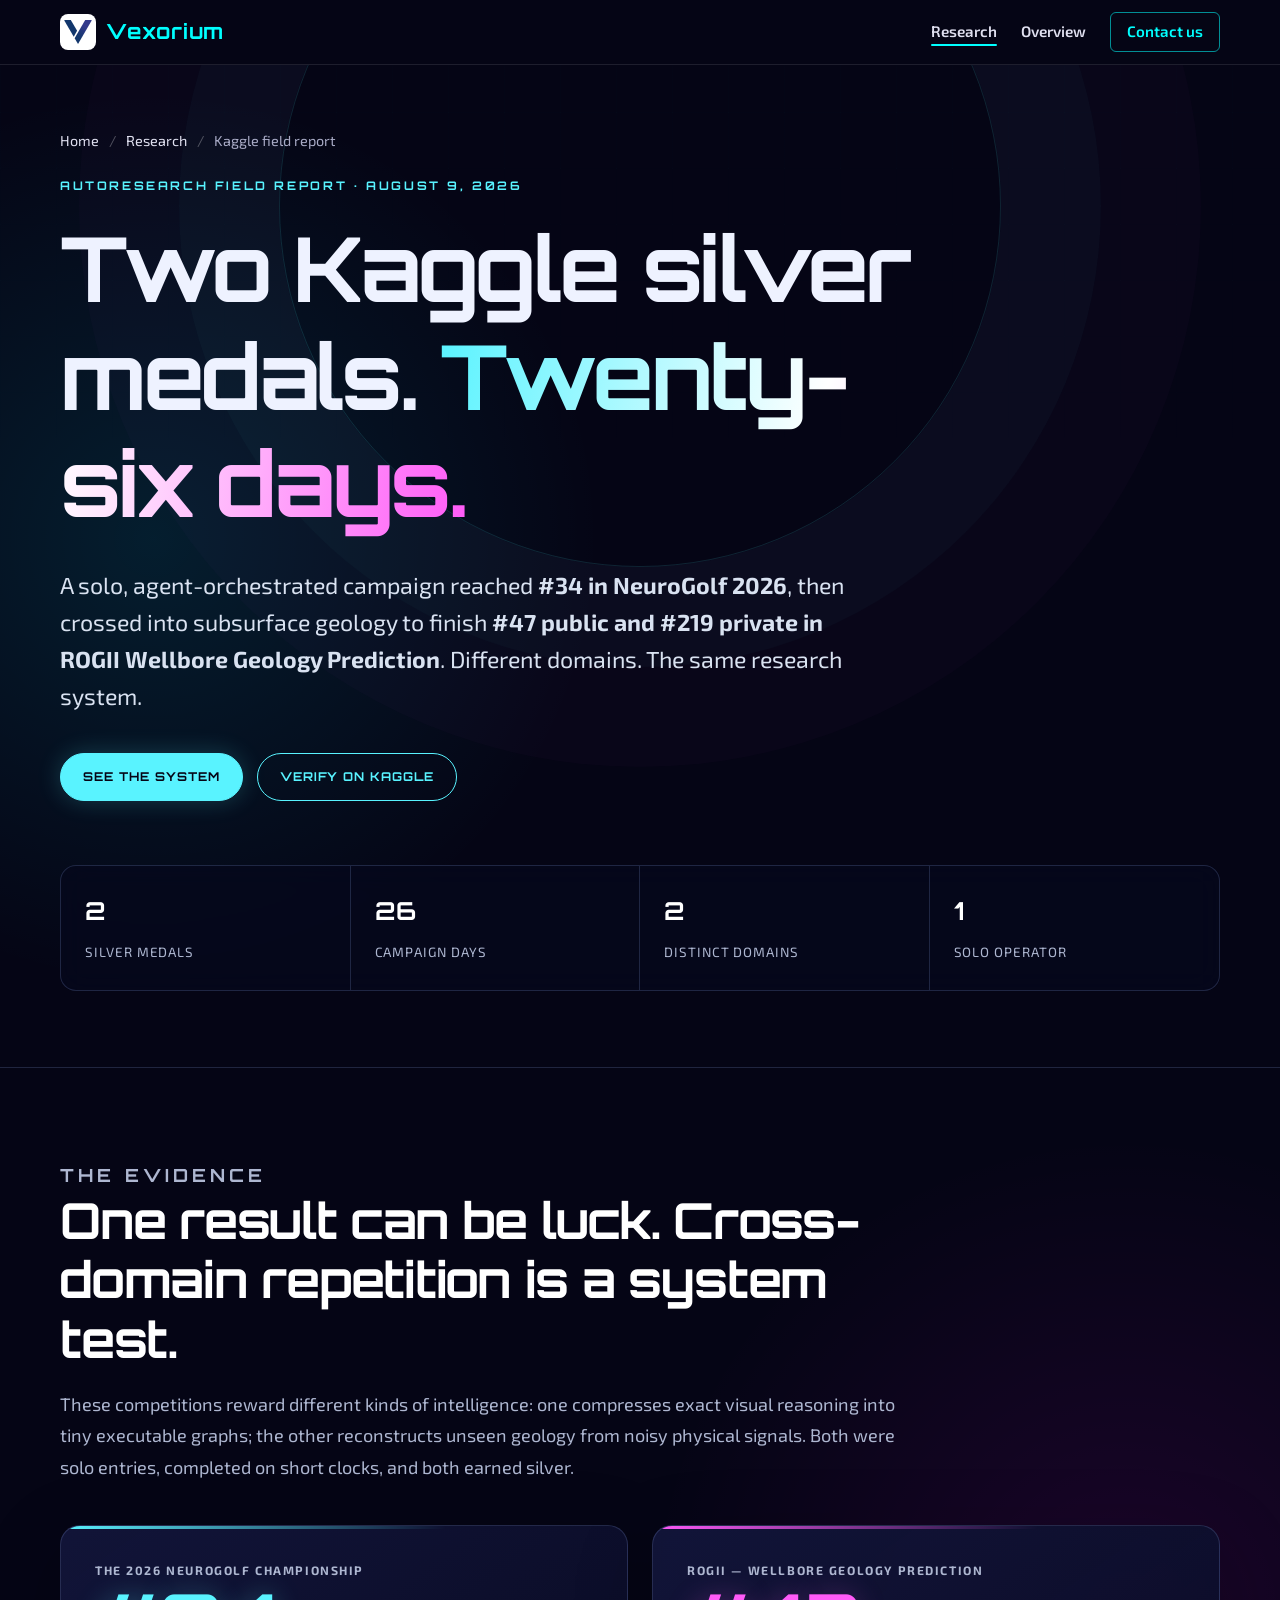
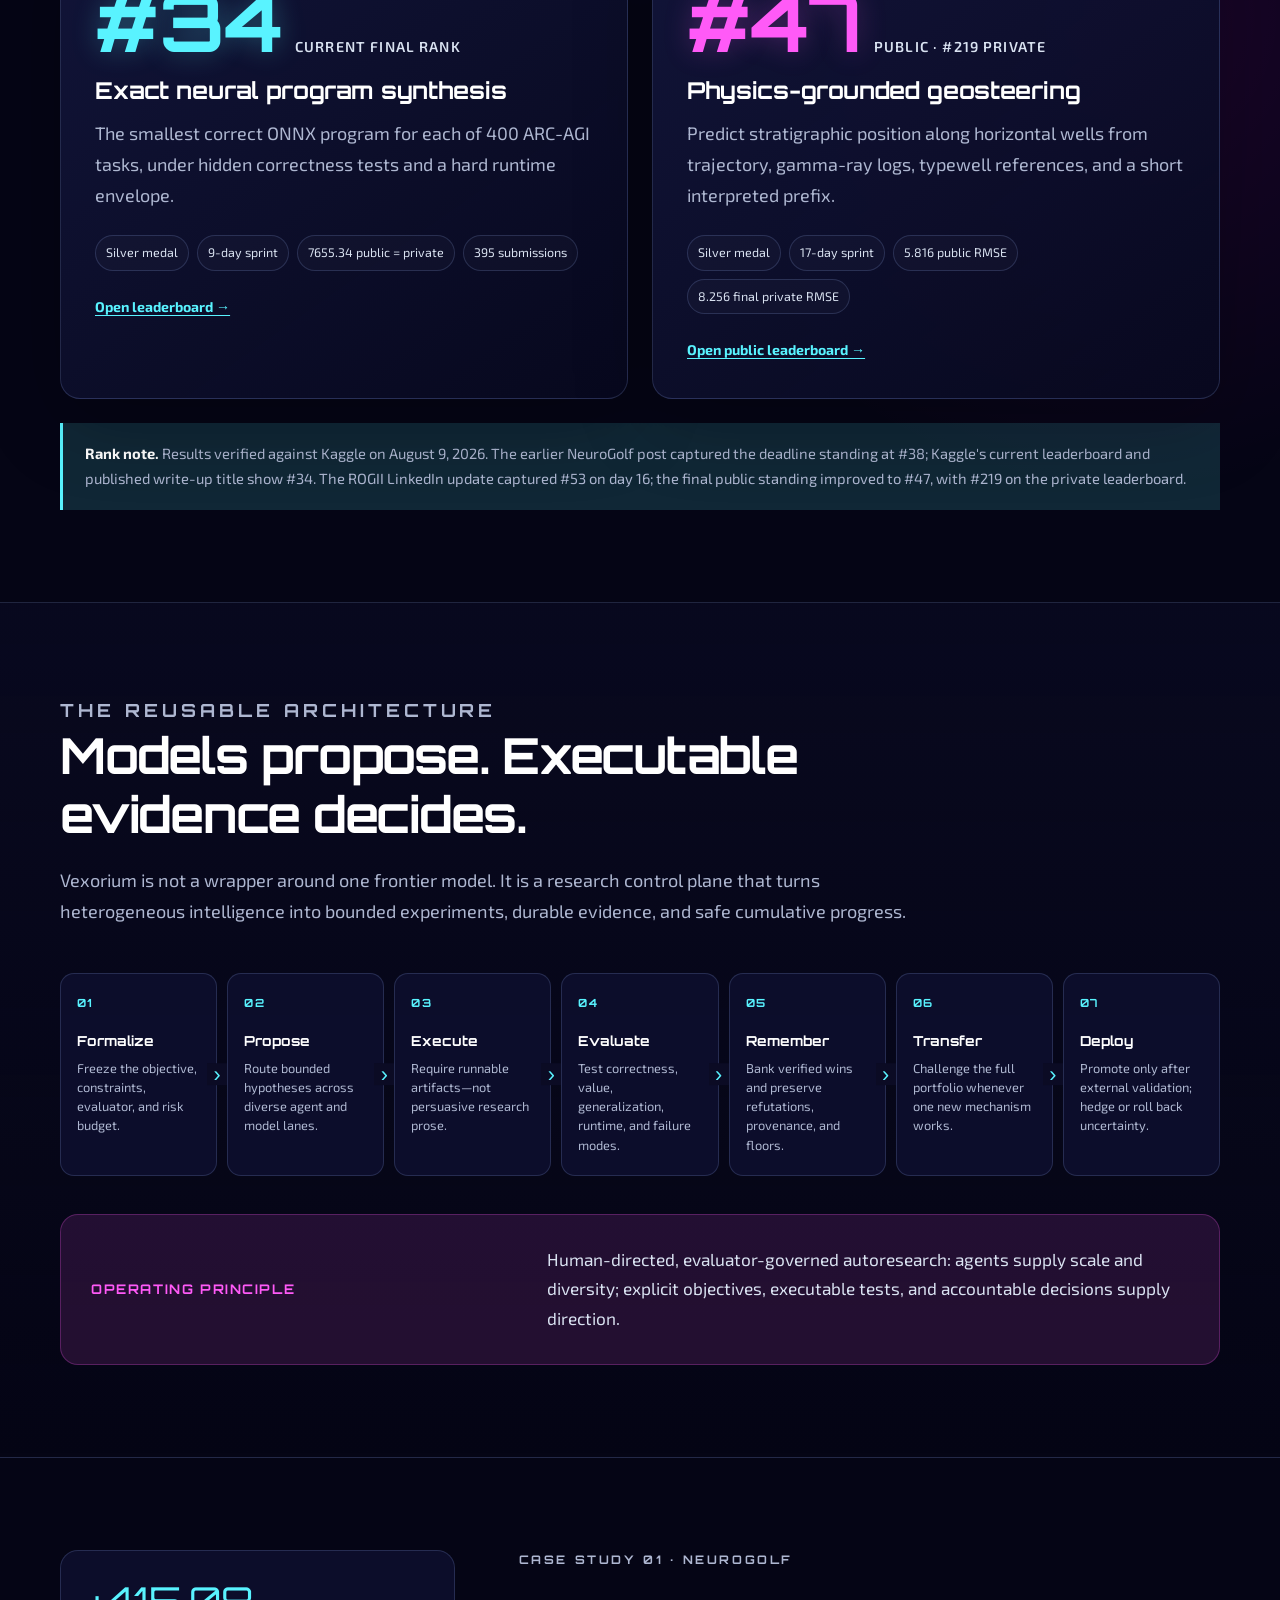
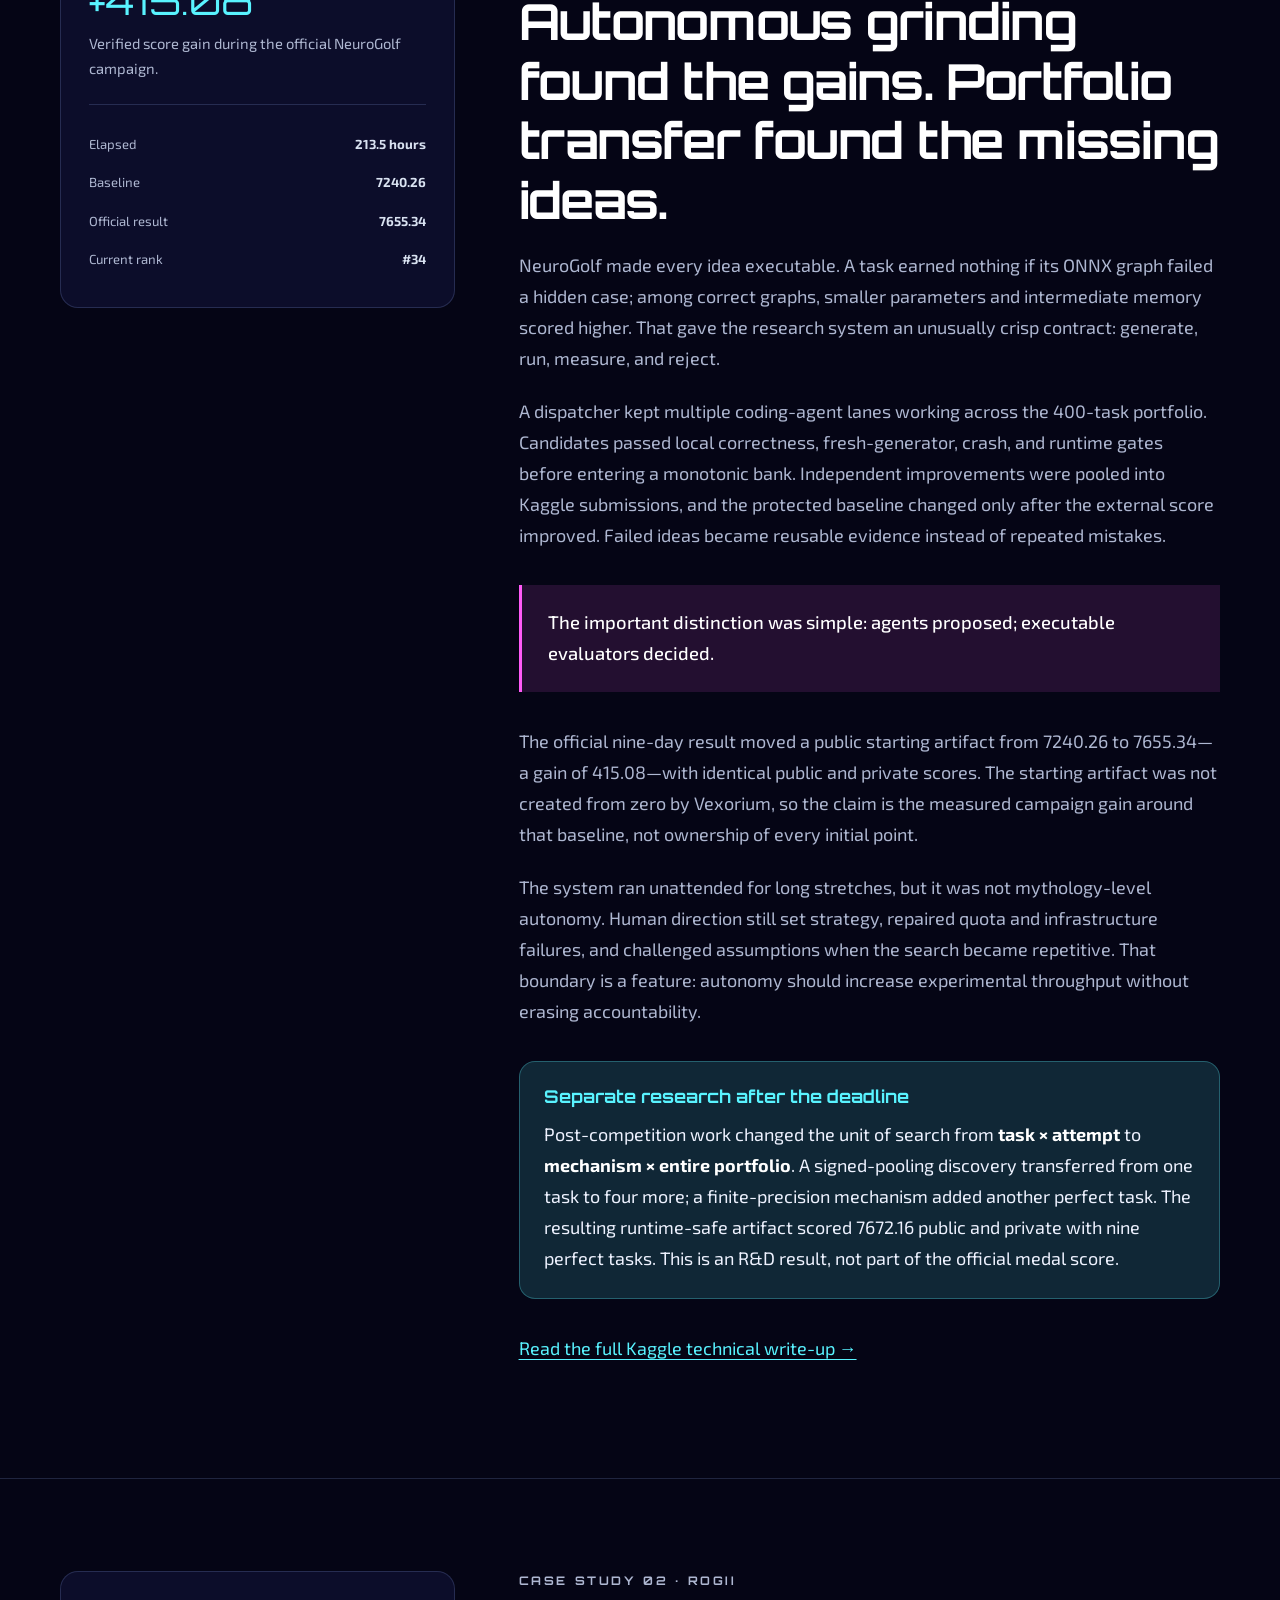
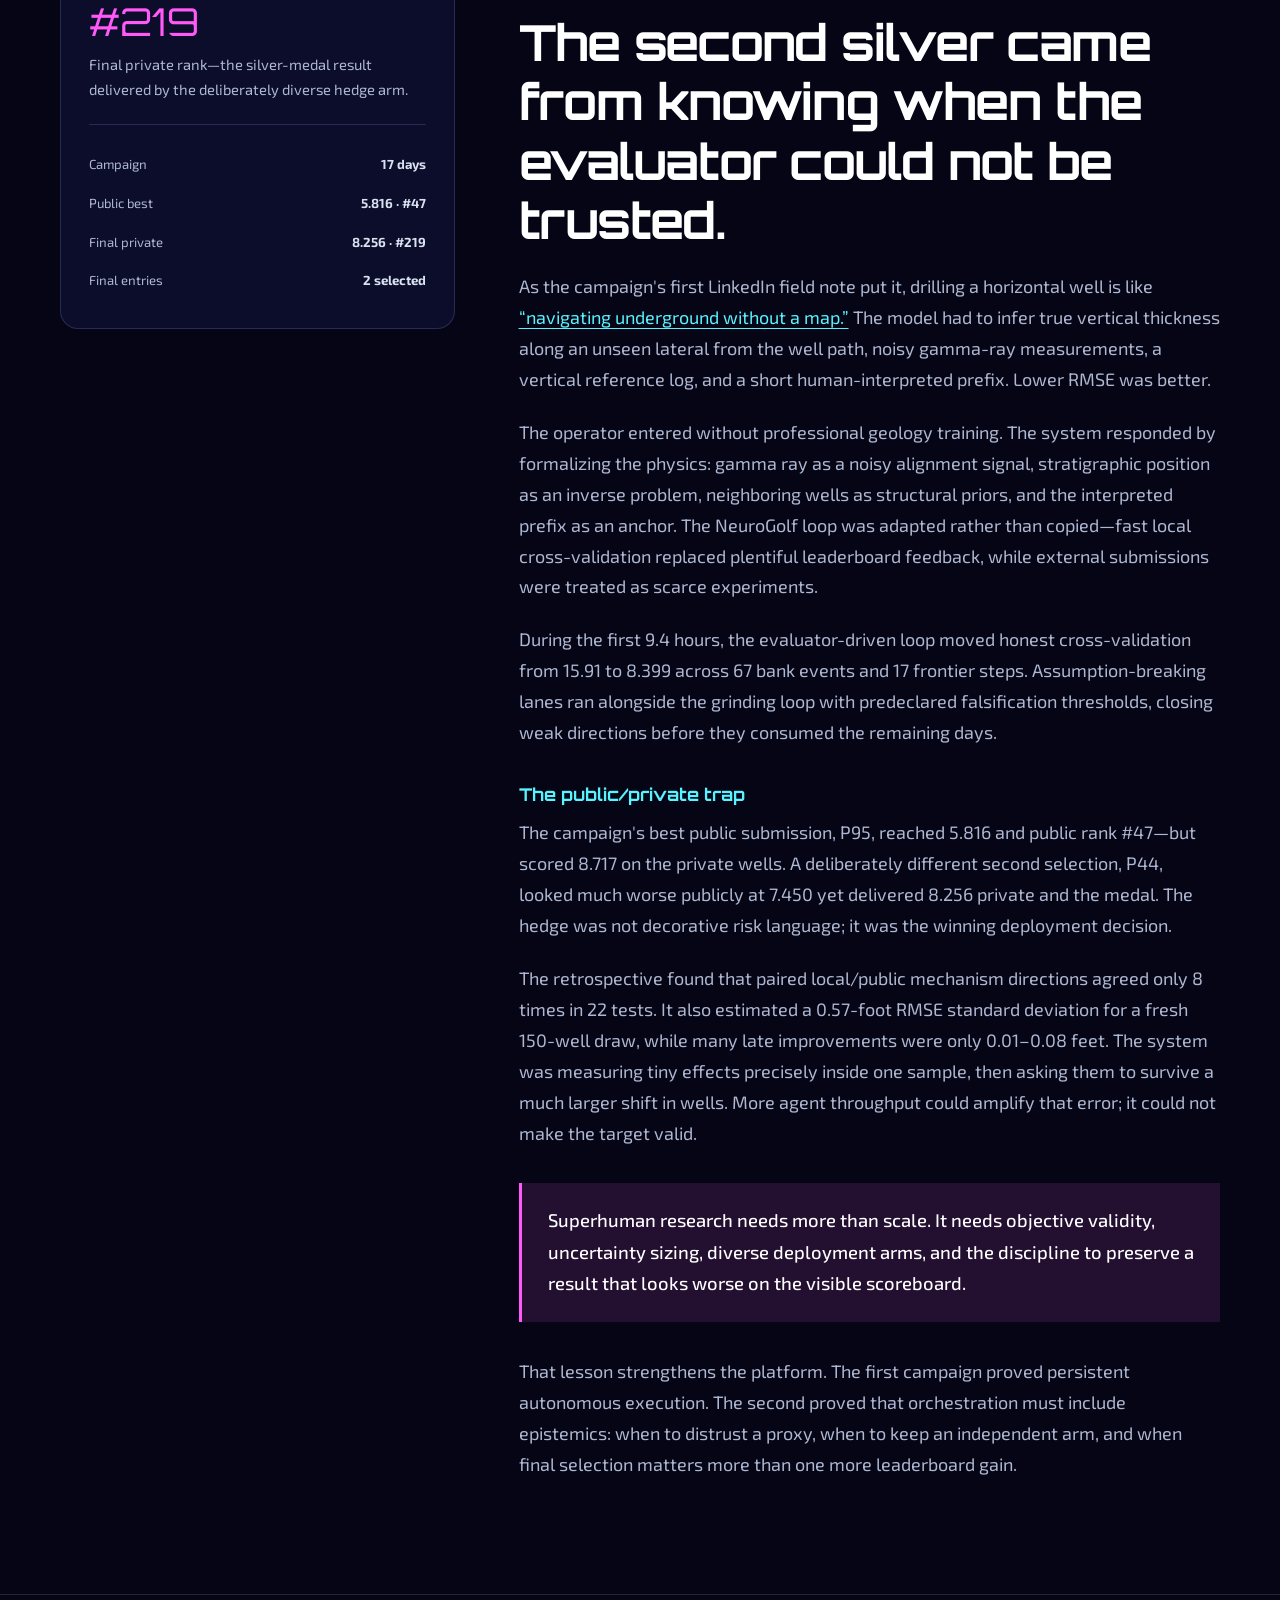
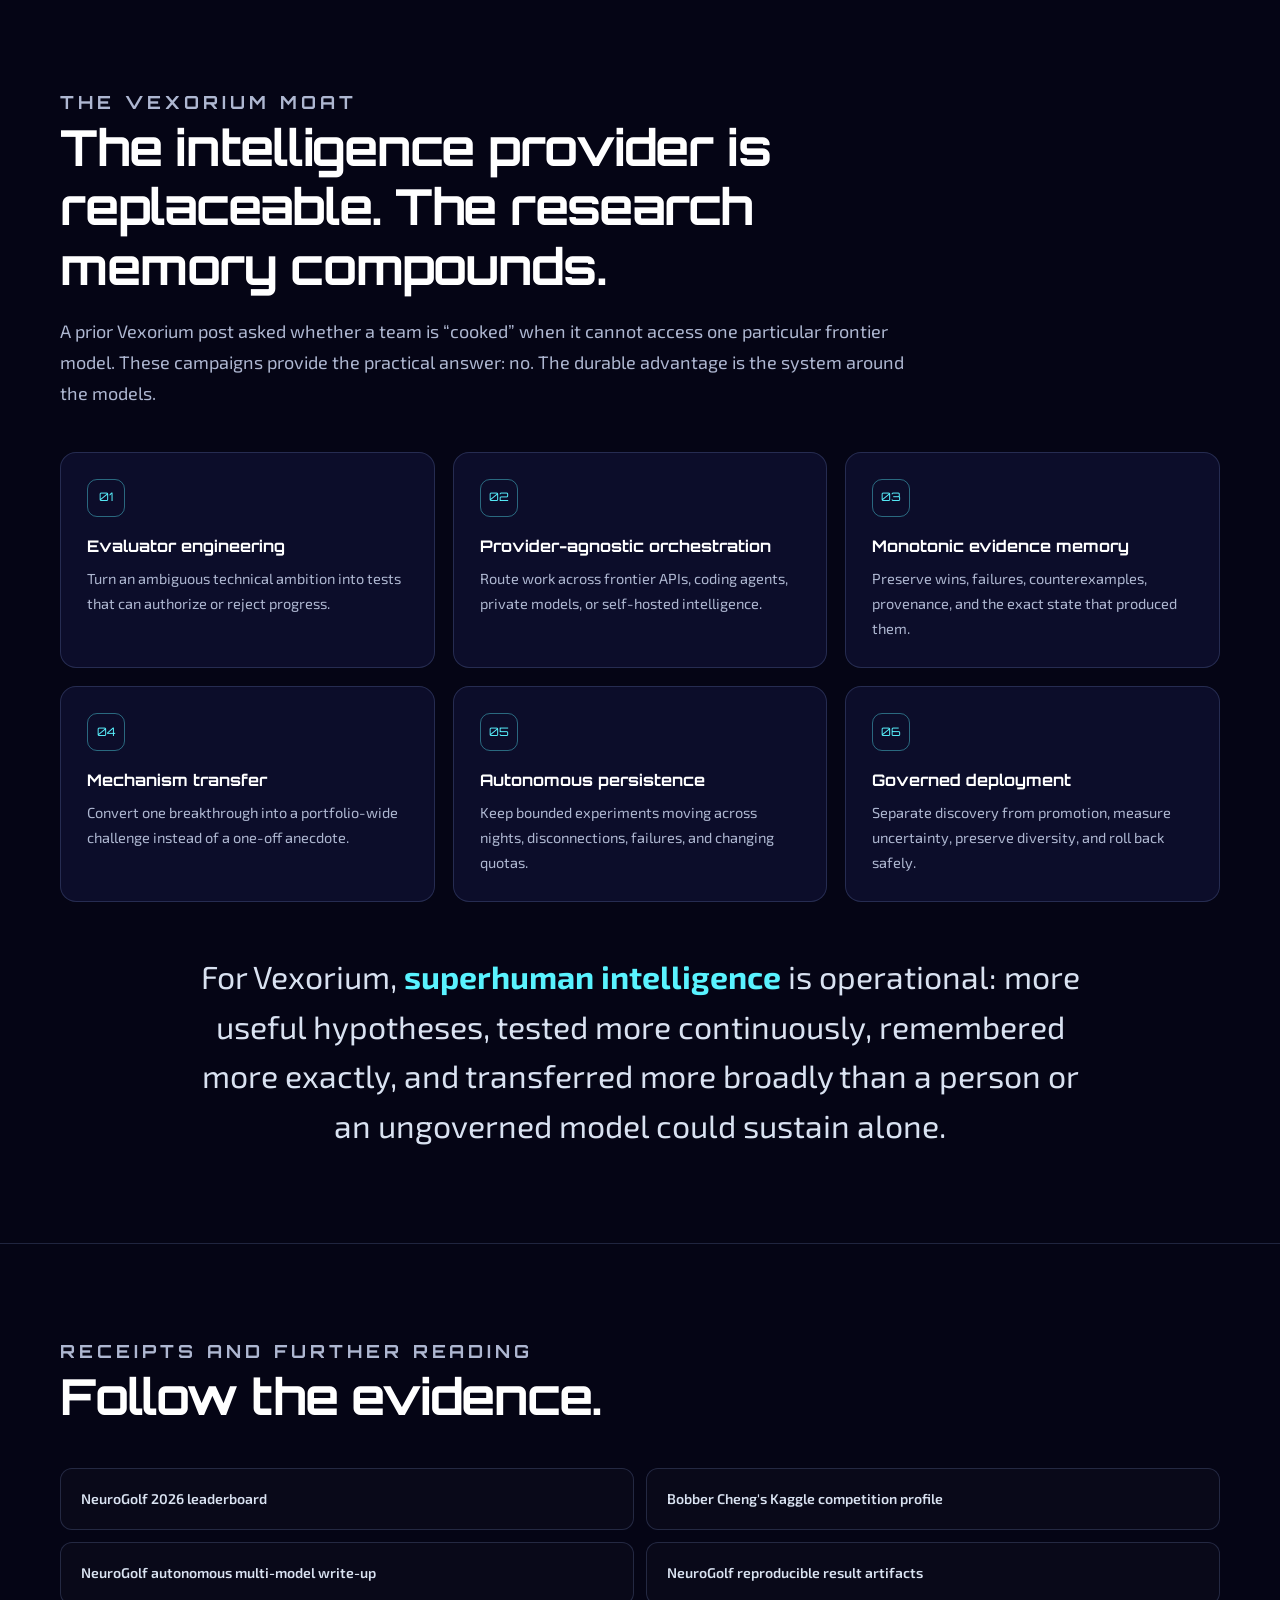
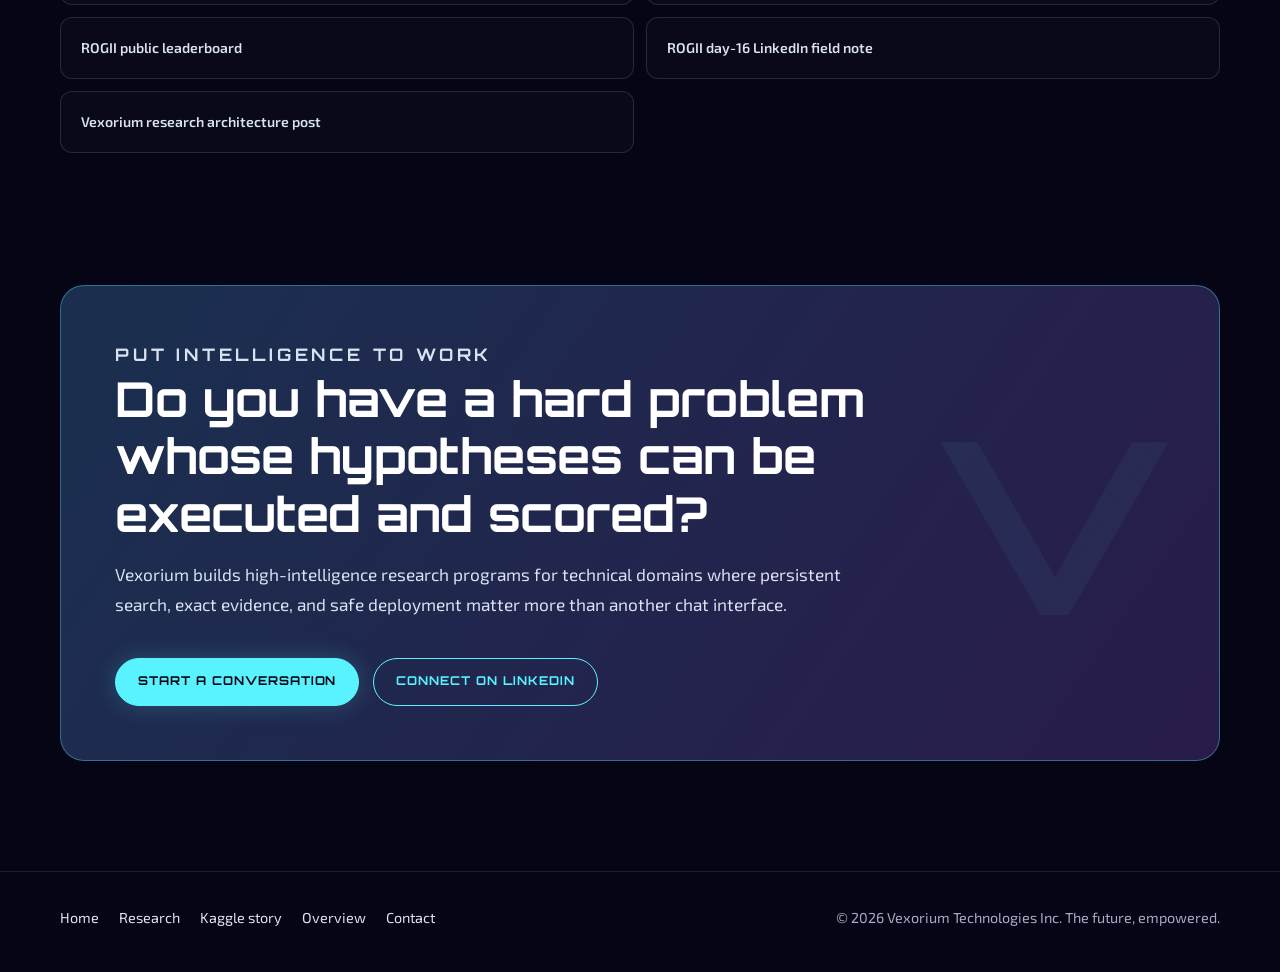
<file: kaggle-autoresearch.html>
<!DOCTYPE html>
<html lang="en">
<head>
    <meta charset="UTF-8">
    <meta name="viewport" content="width=device-width, initial-scale=1.0">
    <title>Two Kaggle Silver Medals in 26 Days | Vexorium Autoresearch</title>
    <meta name="description" content="How Vexorium's human-directed, evaluator-governed autoresearch system earned two solo Kaggle silver medals across neural program synthesis and wellbore geology in 26 days.">
    <meta name="author" content="Bobber Cheng, Vexorium">
    <meta name="robots" content="index, follow">
    <link rel="canonical" href="https://www.vexorium.net/kaggle-autoresearch.html">
    <link rel="icon" type="image/png" href="./vexorium-logo.png">
    <link rel="preconnect" href="https://fonts.googleapis.com">
    <link rel="preconnect" href="https://fonts.gstatic.com" crossorigin>
    <link href="https://fonts.googleapis.com/css2?family=Orbitron:wght@400..700&amp;family=Exo+2:wght@300..700&amp;display=swap" rel="stylesheet">
    <link rel="stylesheet" href="./site.css">

    <meta property="og:type" content="article">
    <meta property="og:site_name" content="Vexorium">
    <meta property="og:title" content="Two Kaggle Silver Medals in 26 Days">
    <meta property="og:description" content="A field report on Vexorium's autoresearch system across NeuroGolf 2026 and ROGII Wellbore Geology Prediction.">
    <meta property="og:url" content="https://www.vexorium.net/kaggle-autoresearch.html">
    <meta property="og:image" content="https://www.vexorium.net/vexorium-logo.png">
    <meta property="article:published_time" content="2026-08-09T00:00:00Z">
    <meta property="article:author" content="Bobber Cheng">
    <meta name="twitter:card" content="summary">
    <meta name="twitter:title" content="Two Kaggle Silver Medals in 26 Days">
    <meta name="twitter:description" content="Vexorium's autoresearch system crossed from neural program synthesis to subsurface geology—and earned silver in both.">
    <meta name="twitter:image" content="https://www.vexorium.net/vexorium-logo.png">

    <script type="application/ld+json">
    {
      "@context": "https://schema.org",
      "@type": "TechArticle",
      "headline": "Two Kaggle Silver Medals in 26 Days: Vexorium's Autoresearch System at Work",
      "description": "A technical field report on Vexorium's human-directed, evaluator-governed autoresearch system across two solo Kaggle silver-medal campaigns.",
      "datePublished": "2026-08-09",
      "dateModified": "2026-08-09",
      "author": {
        "@type": "Person",
        "name": "Bobber Cheng",
        "url": "https://www.linkedin.com/in/bobbercheng"
      },
      "publisher": {
        "@type": "Organization",
        "name": "Vexorium",
        "url": "https://www.vexorium.net/",
        "logo": {
          "@type": "ImageObject",
          "url": "https://www.vexorium.net/vexorium-logo.png"
        }
      },
      "mainEntityOfPage": "https://www.vexorium.net/kaggle-autoresearch.html",
      "keywords": [
        "autoresearch",
        "AI agents",
        "Kaggle",
        "NeuroGolf 2026",
        "wellbore geology",
        "research automation"
      ]
    }
    </script>

    <style>
        :root {
            --bg: #050515;
            --bg-raised: #0b0b24;
            --panel: rgba(15, 17, 48, 0.82);
            --panel-strong: rgba(18, 21, 58, 0.96);
            --cyan: #59f3ff;
            --cyan-soft: rgba(89, 243, 255, 0.14);
            --magenta: #ff5af7;
            --magenta-soft: rgba(255, 90, 247, 0.12);
            --silver: #d9e2f1;
            --text: #eef2ff;
            --muted: #aeb7d1;
            --line: rgba(156, 184, 255, 0.18);
        }

        * {
            box-sizing: border-box;
        }

        body {
            margin: 0;
            color: var(--text);
            background:
                radial-gradient(circle at 12% 6%, rgba(0, 231, 255, 0.11), transparent 28rem),
                radial-gradient(circle at 88% 18%, rgba(255, 0, 255, 0.09), transparent 30rem),
                var(--bg);
            font-family: "Exo 2", sans-serif;
            font-size: 18px;
            line-height: 1.72;
        }

        body::before {
            content: "";
            position: fixed;
            inset: 0;
            z-index: -1;
            pointer-events: none;
            opacity: 0.28;
            background-image:
                linear-gradient(rgba(89, 243, 255, 0.04) 1px, transparent 1px),
                linear-gradient(90deg, rgba(89, 243, 255, 0.04) 1px, transparent 1px);
            background-size: 56px 56px;
            mask-image: linear-gradient(to bottom, black, transparent 75%);
        }

        a {
            color: var(--cyan);
            text-underline-offset: 0.2em;
        }

        a:hover {
            color: #ffffff;
        }

        .hero {
            position: relative;
            overflow: hidden;
            padding: 64px 0 76px;
            border-bottom: 1px solid var(--line);
        }

        .hero::after {
            content: "";
            position: absolute;
            top: -220px;
            left: 50%;
            width: 720px;
            height: 720px;
            border: 1px solid rgba(89, 243, 255, 0.13);
            border-radius: 50%;
            box-shadow:
                0 0 0 100px rgba(89, 243, 255, 0.025),
                0 0 0 200px rgba(255, 90, 247, 0.018);
            transform: translateX(-50%);
            pointer-events: none;
        }

        .hero-content {
            position: relative;
            z-index: 1;
        }

        .eyebrow {
            margin: 0 0 18px;
            color: var(--cyan);
            font-family: "Orbitron", sans-serif;
            font-size: 0.74rem;
            font-weight: 700;
            letter-spacing: 0.22em;
            text-transform: uppercase;
        }

        h1,
        h2,
        h3 {
            font-family: "Orbitron", sans-serif;
            line-height: 1.2;
        }

        h1 {
            max-width: 920px;
            margin: 0;
            font-size: clamp(2.7rem, 7vw, 5.7rem);
            letter-spacing: -0.035em;
        }

        .gradient-text {
            color: transparent;
            background: linear-gradient(100deg, var(--cyan), #ffffff 48%, var(--magenta));
            background-clip: text;
            -webkit-background-clip: text;
        }

        .hero-lead {
            max-width: 820px;
            margin: 30px 0 0;
            color: var(--silver);
            font-size: clamp(1.15rem, 2.3vw, 1.45rem);
            line-height: 1.6;
        }

        .hero-actions {
            display: flex;
            flex-wrap: wrap;
            gap: 14px;
            margin-top: 38px;
        }

        .button {
            display: inline-flex;
            align-items: center;
            justify-content: center;
            min-height: 48px;
            padding: 12px 22px;
            border: 1px solid var(--cyan);
            border-radius: 999px;
            color: var(--bg);
            background: var(--cyan);
            font-family: "Orbitron", sans-serif;
            font-size: 0.76rem;
            font-weight: 700;
            letter-spacing: 0.08em;
            text-decoration: none;
            text-transform: uppercase;
            box-shadow: 0 0 24px rgba(89, 243, 255, 0.2);
            transition: 180ms ease;
        }

        .button:hover {
            color: var(--bg);
            background: #ffffff;
            border-color: #ffffff;
            transform: translateY(-2px);
        }

        .button.secondary {
            color: var(--cyan);
            background: transparent;
            box-shadow: none;
        }

        .button.secondary:hover {
            color: #ffffff;
            background: var(--cyan-soft);
            border-color: #ffffff;
        }

        .signal-strip {
            position: relative;
            z-index: 2;
            display: grid;
            grid-template-columns: repeat(4, 1fr);
            margin-top: 64px;
            border: 1px solid var(--line);
            border-radius: 16px;
            background: rgba(6, 8, 29, 0.78);
            backdrop-filter: blur(14px);
            overflow: hidden;
        }

        .signal {
            padding: 24px;
            border-right: 1px solid var(--line);
        }

        .signal:last-child {
            border-right: 0;
        }

        .signal strong {
            display: block;
            margin-bottom: 2px;
            color: #ffffff;
            font-family: "Orbitron", sans-serif;
            font-size: 1.55rem;
        }

        .signal span {
            color: var(--muted);
            font-size: 0.84rem;
            letter-spacing: 0.07em;
            text-transform: uppercase;
        }

        main section {
            padding: 92px 0;
        }

        .section-intro {
            max-width: 850px;
            margin-bottom: 42px;
        }

        .section-intro h2,
        .prose h2 {
            margin: 0 0 20px;
            color: #ffffff;
            font-size: clamp(1.85rem, 4vw, 3.1rem);
            letter-spacing: -0.025em;
        }

        .section-intro p,
        .prose > p {
            color: var(--muted);
        }

        .section-intro p {
            margin: 0;
            font-size: 1.13rem;
        }

        .results {
            border-bottom: 1px solid var(--line);
        }

        .result-grid {
            display: grid;
            grid-template-columns: repeat(2, minmax(0, 1fr));
            gap: 24px;
        }

        .result-card {
            position: relative;
            min-height: 390px;
            padding: 34px;
            border: 1px solid var(--line);
            border-radius: 20px;
            background: linear-gradient(145deg, var(--panel-strong), rgba(8, 9, 31, 0.88));
            box-shadow: 0 24px 80px rgba(0, 0, 0, 0.22);
            overflow: hidden;
        }

        .result-card::before {
            content: "";
            position: absolute;
            inset: 0 auto auto 0;
            width: 100%;
            height: 3px;
            background: linear-gradient(90deg, var(--cyan), transparent 68%);
        }

        .result-card.rogii::before {
            background: linear-gradient(90deg, var(--magenta), transparent 68%);
        }

        .card-kicker {
            margin: 0 0 22px;
            color: var(--muted);
            font-size: 0.76rem;
            font-weight: 700;
            letter-spacing: 0.13em;
            text-transform: uppercase;
        }

        .result-rank {
            display: flex;
            align-items: baseline;
            gap: 12px;
            margin-bottom: 16px;
        }

        .result-rank strong {
            color: var(--cyan);
            font-family: "Orbitron", sans-serif;
            font-size: clamp(3.5rem, 7vw, 5rem);
            line-height: 1;
            text-shadow: 0 0 28px rgba(89, 243, 255, 0.28);
        }

        .rogii .result-rank strong {
            color: var(--magenta);
            text-shadow: 0 0 28px rgba(255, 90, 247, 0.25);
        }

        .result-rank span {
            color: var(--silver);
            font-size: 0.9rem;
            font-weight: 600;
            letter-spacing: 0.08em;
            text-transform: uppercase;
        }

        .result-card h3 {
            margin: 0 0 14px;
            color: #ffffff;
            font-size: 1.45rem;
        }

        .result-card p {
            margin: 0;
            color: var(--muted);
        }

        .result-facts {
            display: flex;
            flex-wrap: wrap;
            gap: 8px;
            margin: 24px 0 0;
            padding: 0;
            list-style: none;
        }

        .result-facts li {
            padding: 6px 10px;
            border: 1px solid var(--line);
            border-radius: 999px;
            color: var(--silver);
            background: rgba(255, 255, 255, 0.025);
            font-size: 0.78rem;
        }

        .card-link {
            display: inline-block;
            margin-top: 24px;
            font-size: 0.88rem;
            font-weight: 700;
        }

        .verification-note {
            margin: 24px 0 0;
            padding: 18px 22px;
            border-left: 3px solid var(--cyan);
            color: var(--muted);
            background: var(--cyan-soft);
            font-size: 0.92rem;
        }

        .verification-note strong {
            color: #ffffff;
        }

        .loop-section {
            background: linear-gradient(180deg, rgba(13, 14, 43, 0.45), rgba(5, 5, 21, 0));
            border-bottom: 1px solid var(--line);
        }

        .research-loop {
            display: grid;
            grid-template-columns: repeat(7, minmax(0, 1fr));
            gap: 10px;
            margin: 46px 0 0;
            padding: 0;
            list-style: none;
        }

        .research-loop li {
            position: relative;
            min-height: 184px;
            padding: 20px 16px;
            border: 1px solid var(--line);
            border-radius: 14px;
            background: var(--panel);
        }

        .research-loop li:not(:last-child)::after {
            content: "›";
            position: absolute;
            z-index: 2;
            top: 50%;
            right: -11px;
            width: 20px;
            color: var(--cyan);
            background: var(--bg-raised);
            font-family: "Orbitron", sans-serif;
            font-size: 1.35rem;
            line-height: 1;
            text-align: center;
            transform: translateY(-50%);
        }

        .step-number {
            display: block;
            margin-bottom: 20px;
            color: var(--cyan);
            font-family: "Orbitron", sans-serif;
            font-size: 0.7rem;
            font-weight: 700;
            letter-spacing: 0.13em;
        }

        .research-loop h3 {
            margin: 0 0 9px;
            color: #ffffff;
            font-size: 0.86rem;
        }

        .research-loop p {
            margin: 0;
            color: var(--muted);
            font-size: 0.8rem;
            line-height: 1.5;
        }

        .core-principle {
            display: grid;
            grid-template-columns: 0.8fr 1.2fr;
            gap: 28px;
            align-items: center;
            margin-top: 38px;
            padding: 30px;
            border: 1px solid rgba(255, 90, 247, 0.24);
            border-radius: 18px;
            background: var(--magenta-soft);
        }

        .core-principle strong {
            color: var(--magenta);
            font-family: "Orbitron", sans-serif;
            font-size: 0.83rem;
            letter-spacing: 0.12em;
            text-transform: uppercase;
        }

        .core-principle p {
            margin: 0;
            color: var(--silver);
            font-size: 1.08rem;
        }

        .case-study {
            border-bottom: 1px solid var(--line);
        }

        .case-layout {
            display: grid;
            grid-template-columns: minmax(0, 0.72fr) minmax(0, 1.28fr);
            gap: 64px;
            align-items: start;
        }

        .case-aside {
            position: sticky;
            top: var(--site-offset);
            padding: 28px;
            border: 1px solid var(--line);
            border-radius: 18px;
            background: var(--panel);
        }

        .case-aside .big-number {
            display: block;
            margin-bottom: 10px;
            color: var(--cyan);
            font-family: "Orbitron", sans-serif;
            font-size: 2.4rem;
            line-height: 1.1;
        }

        .case-aside.magenta .big-number {
            color: var(--magenta);
        }

        .case-aside p {
            margin: 0;
            color: var(--muted);
            font-size: 0.92rem;
        }

        .aside-list {
            margin: 22px 0 0;
            padding: 20px 0 0;
            border-top: 1px solid var(--line);
            list-style: none;
        }

        .aside-list li {
            display: flex;
            justify-content: space-between;
            gap: 16px;
            padding: 8px 0;
            color: var(--muted);
            font-size: 0.82rem;
        }

        .aside-list strong {
            color: var(--silver);
            text-align: right;
        }

        .prose h2 {
            margin-top: 0;
        }

        .prose h3 {
            margin: 36px 0 12px;
            color: var(--cyan);
            font-size: 1.1rem;
        }

        .prose p {
            margin: 0 0 22px;
        }

        .prose strong {
            color: #ffffff;
        }

        .pullquote {
            margin: 34px 0;
            padding: 22px 26px;
            border-left: 3px solid var(--magenta);
            color: #ffffff;
            background: var(--magenta-soft);
            font-size: 1.15rem;
            font-weight: 500;
        }

        .callout {
            margin: 34px 0;
            padding: 24px;
            border: 1px solid rgba(89, 243, 255, 0.28);
            border-radius: 16px;
            background: var(--cyan-soft);
        }

        .callout h3 {
            margin-top: 0;
        }

        .callout p:last-child {
            margin-bottom: 0;
        }

        .moat-section {
            border-bottom: 1px solid var(--line);
        }

        .moat-grid {
            display: grid;
            grid-template-columns: repeat(3, minmax(0, 1fr));
            gap: 18px;
        }

        .moat-card {
            padding: 26px;
            border: 1px solid var(--line);
            border-radius: 16px;
            background: var(--panel);
        }

        .moat-card .icon {
            display: flex;
            width: 38px;
            height: 38px;
            align-items: center;
            justify-content: center;
            margin-bottom: 20px;
            border: 1px solid rgba(89, 243, 255, 0.4);
            border-radius: 10px;
            color: var(--cyan);
            font-family: "Orbitron", sans-serif;
            font-size: 0.73rem;
        }

        .moat-card h3 {
            margin: 0 0 10px;
            color: #ffffff;
            font-size: 1rem;
        }

        .moat-card p {
            margin: 0;
            color: var(--muted);
            font-size: 0.91rem;
        }

        .definition {
            max-width: 900px;
            margin: 50px auto 0;
            color: var(--silver);
            font-size: clamp(1.35rem, 3vw, 2rem);
            line-height: 1.55;
            text-align: center;
        }

        .definition strong {
            color: var(--cyan);
        }

        .sources {
            padding-bottom: 60px;
        }

        .source-grid {
            display: grid;
            grid-template-columns: repeat(2, minmax(0, 1fr));
            gap: 12px;
            margin: 0;
            padding: 0;
            list-style: none;
        }

        .source-grid a {
            display: block;
            min-height: 100%;
            padding: 18px 20px;
            border: 1px solid var(--line);
            border-radius: 12px;
            color: var(--silver);
            background: rgba(255, 255, 255, 0.02);
            font-size: 0.88rem;
            font-weight: 600;
            text-decoration: none;
        }

        .source-grid a:hover {
            color: #ffffff;
            border-color: var(--cyan);
            background: var(--cyan-soft);
        }

        .cta-section {
            padding: 72px 0 110px;
        }

        .cta {
            position: relative;
            padding: 54px;
            border: 1px solid rgba(89, 243, 255, 0.35);
            border-radius: 24px;
            background:
                linear-gradient(125deg, rgba(89, 243, 255, 0.12), rgba(255, 90, 247, 0.1)),
                var(--panel-strong);
            overflow: hidden;
        }

        .cta::after {
            content: "V";
            position: absolute;
            top: 50%;
            right: 4%;
            color: rgba(89, 243, 255, 0.055);
            font-family: "Orbitron", sans-serif;
            font-size: 15rem;
            font-weight: 700;
            line-height: 1;
            transform: translateY(-50%);
            pointer-events: none;
        }

        .cta-content {
            position: relative;
            z-index: 1;
            max-width: 760px;
        }

        .cta h2 {
            margin: 0 0 18px;
            color: #ffffff;
            font-size: clamp(1.8rem, 4vw, 3rem);
        }

        .cta p {
            margin: 0;
            color: var(--silver);
            font-size: 1.08rem;
        }

        @media (max-width: 1040px) {
            .research-loop {
                grid-template-columns: repeat(4, minmax(0, 1fr));
            }

            .research-loop li:not(:last-child)::after {
                display: none;
            }

            .case-layout {
                grid-template-columns: 1fr;
                gap: 34px;
            }

            .case-aside {
                position: static;
            }
        }

        @media (max-width: 760px) {
            body {
                font-size: 17px;
            }

            .hero {
                padding: 40px 0 52px;
            }

            .signal-strip,
            .result-grid,
            .moat-grid,
            .source-grid {
                grid-template-columns: 1fr;
            }

            .signal {
                padding: 18px 20px;
                border-right: 0;
                border-bottom: 1px solid var(--line);
            }

            .signal:last-child {
                border-bottom: 0;
            }

            main section {
                padding: 68px 0;
            }

            .result-card {
                min-height: auto;
                padding: 26px;
            }

            .research-loop {
                grid-template-columns: repeat(2, minmax(0, 1fr));
            }

            .core-principle {
                grid-template-columns: 1fr;
                gap: 14px;
                padding: 24px;
            }

            .cta {
                padding: 34px 26px;
            }

            .cta::after {
                display: none;
            }
        }

        @media (max-width: 460px) {
            .hero-actions {
                align-items: stretch;
                flex-direction: column;
            }

            .button {
                width: 100%;
            }

            .research-loop {
                grid-template-columns: 1fr;
            }
        }

        @media (prefers-reduced-motion: reduce) {
            *,
            *::before,
            *::after {
                transition-duration: 0.01ms !important;
            }
        }
    </style>
</head>
<body id="top">
    <a class="skip-link" href="#main">Skip to content</a>
    <header class="site-header">
        <div class="container site-bar">
            <a class="site-logo" href="./" aria-label="Vexorium home"><img class="site-logo-mark" src="./vexorium-mark.svg" alt="" width="36" height="36"><span class="site-logo-text">Vexorium</span></a>
            <nav class="site-nav" aria-label="Main">
                <a href="./#research" aria-current="true">Research</a>
                <a href="./overview.html">Overview</a>
                <a class="site-contact" href="mailto:Jennifer.Y@Vexorium.net?subject=Autoresearch%20program">Contact<span class="site-contact-extra">&nbsp;us</span></a>
            </nav>
        </div>
        <nav class="page-nav" aria-label="On this page">
            <div class="container page-nav-inner">
                <span class="page-nav-label">On this page</span>
                <ul class="page-nav-links">
                    <li><a href="#results">Results</a></li>
                    <li><a href="#system">System</a></li>
                    <li><a href="#neurogolf">NeuroGolf</a></li>
                    <li><a href="#rogii">ROGII</a></li>
                    <li><a href="#moat">Moat</a></li>
                    <li><a href="#sources">Sources</a></li>
                    <li><a href="#work-with-us">Work with us</a></li>
                </ul>
                <a class="to-top" href="#top">Top <span aria-hidden="true">&nbsp;↑</span></a>
            </div>
        </nav>
    </header>

    <main id="main">
        <article>
            <header class="hero">
                <div class="container hero-content">
                    <nav class="breadcrumb" aria-label="Breadcrumb">
                        <ol>
                            <li><a href="./">Home</a></li>
                            <li><a href="./#research">Research</a></li>
                            <li><span aria-current="page">Kaggle field report</span></li>
                        </ol>
                    </nav>
                    <p class="eyebrow">Autoresearch field report · August 9, 2026</p>
                    <h1>Two Kaggle silver medals. <span class="gradient-text">Twenty-six days.</span></h1>
                    <p class="hero-lead">
                        A solo, agent-orchestrated campaign reached <strong>#34 in NeuroGolf 2026</strong>,
                        then crossed into subsurface geology to finish <strong>#47 public and #219 private
                        in ROGII Wellbore Geology Prediction</strong>. Different domains. The same research system.
                    </p>
                    <div class="hero-actions">
                        <a class="button" href="#system">See the system</a>
                        <a class="button secondary" href="https://www.kaggle.com/bobber/competitions" target="_blank" rel="noopener">Verify on Kaggle</a>
                    </div>

                    <div class="signal-strip" aria-label="Campaign summary">
                        <div class="signal"><strong>2</strong><span>Silver medals</span></div>
                        <div class="signal"><strong>26</strong><span>Campaign days</span></div>
                        <div class="signal"><strong>2</strong><span>Distinct domains</span></div>
                        <div class="signal"><strong>1</strong><span>Solo operator</span></div>
                    </div>
                </div>
            </header>

            <section class="results" id="results">
                <div class="container">
                    <div class="section-intro">
                        <p class="eyebrow">The evidence</p>
                        <h2>One result can be luck. Cross-domain repetition is a system test.</h2>
                        <p>
                            These competitions reward different kinds of intelligence: one compresses exact visual
                            reasoning into tiny executable graphs; the other reconstructs unseen geology from noisy
                            physical signals. Both were solo entries, completed on short clocks, and both earned silver.
                        </p>
                    </div>

                    <div class="result-grid">
                        <article class="result-card">
                            <p class="card-kicker">The 2026 NeuroGolf Championship</p>
                            <div class="result-rank"><strong>#34</strong><span>Current final rank</span></div>
                            <h3>Exact neural program synthesis</h3>
                            <p>
                                The smallest correct ONNX program for each of 400 ARC-AGI tasks, under hidden
                                correctness tests and a hard runtime envelope.
                            </p>
                            <ul class="result-facts" aria-label="NeuroGolf facts">
                                <li>Silver medal</li>
                                <li>9-day sprint</li>
                                <li>7655.34 public = private</li>
                                <li>395 submissions</li>
                            </ul>
                            <a class="card-link" href="https://www.kaggle.com/competitions/neurogolf-2026/leaderboard" target="_blank" rel="noopener">Open leaderboard →</a>
                        </article>

                        <article class="result-card rogii">
                            <p class="card-kicker">ROGII — Wellbore Geology Prediction</p>
                            <div class="result-rank"><strong>#47</strong><span>Public · #219 private</span></div>
                            <h3>Physics-grounded geosteering</h3>
                            <p>
                                Predict stratigraphic position along horizontal wells from trajectory, gamma-ray
                                logs, typewell references, and a short interpreted prefix.
                            </p>
                            <ul class="result-facts" aria-label="ROGII facts">
                                <li>Silver medal</li>
                                <li>17-day sprint</li>
                                <li>5.816 public RMSE</li>
                                <li>8.256 final private RMSE</li>
                            </ul>
                            <a class="card-link" href="https://www.kaggle.com/competitions/rogii-wellbore-geology-prediction/leaderboard?tab=public" target="_blank" rel="noopener">Open public leaderboard →</a>
                        </article>
                    </div>

                    <p class="verification-note">
                        <strong>Rank note.</strong> Results verified against Kaggle on August 9, 2026. The earlier
                        NeuroGolf post captured the deadline standing at #38; Kaggle's current leaderboard and
                        published write-up title show #34. The ROGII LinkedIn update captured #53 on day 16; the
                        final public standing improved to #47, with #219 on the private leaderboard.
                    </p>
                </div>
            </section>

            <section class="loop-section" id="system">
                <div class="container">
                    <div class="section-intro">
                        <p class="eyebrow">The reusable architecture</p>
                        <h2>Models propose. Executable evidence decides.</h2>
                        <p>
                            Vexorium is not a wrapper around one frontier model. It is a research control plane that
                            turns heterogeneous intelligence into bounded experiments, durable evidence, and safe
                            cumulative progress.
                        </p>
                    </div>

                    <ol class="research-loop" aria-label="Vexorium autoresearch loop">
                        <li>
                            <span class="step-number">01</span>
                            <h3>Formalize</h3>
                            <p>Freeze the objective, constraints, evaluator, and risk budget.</p>
                        </li>
                        <li>
                            <span class="step-number">02</span>
                            <h3>Propose</h3>
                            <p>Route bounded hypotheses across diverse agent and model lanes.</p>
                        </li>
                        <li>
                            <span class="step-number">03</span>
                            <h3>Execute</h3>
                            <p>Require runnable artifacts—not persuasive research prose.</p>
                        </li>
                        <li>
                            <span class="step-number">04</span>
                            <h3>Evaluate</h3>
                            <p>Test correctness, value, generalization, runtime, and failure modes.</p>
                        </li>
                        <li>
                            <span class="step-number">05</span>
                            <h3>Remember</h3>
                            <p>Bank verified wins and preserve refutations, provenance, and floors.</p>
                        </li>
                        <li>
                            <span class="step-number">06</span>
                            <h3>Transfer</h3>
                            <p>Challenge the full portfolio whenever one new mechanism works.</p>
                        </li>
                        <li>
                            <span class="step-number">07</span>
                            <h3>Deploy</h3>
                            <p>Promote only after external validation; hedge or roll back uncertainty.</p>
                        </li>
                    </ol>

                    <div class="core-principle">
                        <strong>Operating principle</strong>
                        <p>
                            Human-directed, evaluator-governed autoresearch: agents supply scale and diversity;
                            explicit objectives, executable tests, and accountable decisions supply direction.
                        </p>
                    </div>
                </div>
            </section>

            <section class="case-study" id="neurogolf">
                <div class="container case-layout">
                    <aside class="case-aside">
                        <span class="big-number">+415.08</span>
                        <p>Verified score gain during the official NeuroGolf campaign.</p>
                        <ul class="aside-list">
                            <li><span>Elapsed</span><strong>213.5 hours</strong></li>
                            <li><span>Baseline</span><strong>7240.26</strong></li>
                            <li><span>Official result</span><strong>7655.34</strong></li>
                            <li><span>Current rank</span><strong>#34</strong></li>
                        </ul>
                    </aside>

                    <div class="prose">
                        <p class="eyebrow">Case study 01 · NeuroGolf</p>
                        <h2>Autonomous grinding found the gains. Portfolio transfer found the missing ideas.</h2>
                        <p>
                            NeuroGolf made every idea executable. A task earned nothing if its ONNX graph failed a
                            hidden case; among correct graphs, smaller parameters and intermediate memory scored
                            higher. That gave the research system an unusually crisp contract: generate, run, measure,
                            and reject.
                        </p>
                        <p>
                            A dispatcher kept multiple coding-agent lanes working across the 400-task portfolio.
                            Candidates passed local correctness, fresh-generator, crash, and runtime gates before
                            entering a monotonic bank. Independent improvements were pooled into Kaggle submissions,
                            and the protected baseline changed only after the external score improved. Failed ideas
                            became reusable evidence instead of repeated mistakes.
                        </p>

                        <blockquote class="pullquote">
                            The important distinction was simple: agents proposed; executable evaluators decided.
                        </blockquote>

                        <p>
                            The official nine-day result moved a public starting artifact from 7240.26 to 7655.34—a
                            gain of 415.08—with identical public and private scores. The starting artifact was not
                            created from zero by Vexorium, so the claim is the measured campaign gain around that
                            baseline, not ownership of every initial point.
                        </p>
                        <p>
                            The system ran unattended for long stretches, but it was not mythology-level autonomy.
                            Human direction still set strategy, repaired quota and infrastructure failures, and
                            challenged assumptions when the search became repetitive. That boundary is a feature:
                            autonomy should increase experimental throughput without erasing accountability.
                        </p>

                        <div class="callout">
                            <h3>Separate research after the deadline</h3>
                            <p>
                                Post-competition work changed the unit of search from <strong>task × attempt</strong>
                                to <strong>mechanism × entire portfolio</strong>. A signed-pooling discovery transferred
                                from one task to four more; a finite-precision mechanism added another perfect task.
                                The resulting runtime-safe artifact scored 7672.16 public and private with nine perfect
                                tasks. This is an R&amp;D result, not part of the official medal score.
                            </p>
                        </div>

                        <p>
                            <a href="https://www.kaggle.com/competitions/neurogolf-2026/writeups/38th-place-solo-213-hours-of-autonomous-multi-mod" target="_blank" rel="noopener">Read the full Kaggle technical write-up →</a>
                        </p>
                    </div>
                </div>
            </section>

            <section class="case-study" id="rogii">
                <div class="container case-layout">
                    <aside class="case-aside magenta">
                        <span class="big-number">#219</span>
                        <p>Final private rank—the silver-medal result delivered by the deliberately diverse hedge arm.</p>
                        <ul class="aside-list">
                            <li><span>Campaign</span><strong>17 days</strong></li>
                            <li><span>Public best</span><strong>5.816 · #47</strong></li>
                            <li><span>Final private</span><strong>8.256 · #219</strong></li>
                            <li><span>Final entries</span><strong>2 selected</strong></li>
                        </ul>
                    </aside>

                    <div class="prose">
                        <p class="eyebrow">Case study 02 · ROGII</p>
                        <h2>The second silver came from knowing when the evaluator could not be trusted.</h2>
                        <p>
                            As the campaign's first LinkedIn field note put it, drilling a horizontal well is like
                            <a href="https://www.linkedin.com/posts/bobbercheng_oil-price-is-still-high-drilling-a-horizontal-share-7490419198054232065-85pe/" target="_blank" rel="noopener">“navigating underground without a map.”</a>
                            The model had to infer true vertical thickness along an unseen lateral from the well path,
                            noisy gamma-ray measurements, a vertical reference log, and a short human-interpreted
                            prefix. Lower RMSE was better.
                        </p>
                        <p>
                            The operator entered without professional geology training. The system responded by
                            formalizing the physics: gamma ray as a noisy alignment signal, stratigraphic position as
                            an inverse problem, neighboring wells as structural priors, and the interpreted prefix as
                            an anchor. The NeuroGolf loop was adapted rather than copied—fast local cross-validation
                            replaced plentiful leaderboard feedback, while external submissions were treated as scarce
                            experiments.
                        </p>
                        <p>
                            During the first 9.4 hours, the evaluator-driven loop moved honest cross-validation from
                            15.91 to 8.399 across 67 bank events and 17 frontier steps. Assumption-breaking lanes ran
                            alongside the grinding loop with predeclared falsification thresholds, closing weak
                            directions before they consumed the remaining days.
                        </p>

                        <h3>The public/private trap</h3>
                        <p>
                            The campaign's best public submission, P95, reached 5.816 and public rank #47—but scored
                            8.717 on the private wells. A deliberately different second selection, P44, looked much
                            worse publicly at 7.450 yet delivered 8.256 private and the medal. The hedge was not
                            decorative risk language; it was the winning deployment decision.
                        </p>
                        <p>
                            The retrospective found that paired local/public mechanism directions agreed only 8 times
                            in 22 tests. It also estimated a 0.57-foot RMSE standard deviation for a fresh 150-well
                            draw, while many late improvements were only 0.01–0.08 feet. The system was measuring tiny
                            effects precisely inside one sample, then asking them to survive a much larger shift in
                            wells. More agent throughput could amplify that error; it could not make the target valid.
                        </p>

                        <blockquote class="pullquote">
                            Superhuman research needs more than scale. It needs objective validity, uncertainty sizing,
                            diverse deployment arms, and the discipline to preserve a result that looks worse on the
                            visible scoreboard.
                        </blockquote>

                        <p>
                            That lesson strengthens the platform. The first campaign proved persistent autonomous
                            execution. The second proved that orchestration must include epistemics: when to distrust a
                            proxy, when to keep an independent arm, and when final selection matters more than one more
                            leaderboard gain.
                        </p>
                    </div>
                </div>
            </section>

            <section class="moat-section" id="moat">
                <div class="container">
                    <div class="section-intro">
                        <p class="eyebrow">The Vexorium moat</p>
                        <h2>The intelligence provider is replaceable. The research memory compounds.</h2>
                        <p>
                            A prior Vexorium post asked whether a team is “cooked” when it cannot access one particular
                            frontier model. These campaigns provide the practical answer: no. The durable advantage is
                            the system around the models.
                        </p>
                    </div>

                    <div class="moat-grid">
                        <article class="moat-card">
                            <span class="icon">01</span>
                            <h3>Evaluator engineering</h3>
                            <p>Turn an ambiguous technical ambition into tests that can authorize or reject progress.</p>
                        </article>
                        <article class="moat-card">
                            <span class="icon">02</span>
                            <h3>Provider-agnostic orchestration</h3>
                            <p>Route work across frontier APIs, coding agents, private models, or self-hosted intelligence.</p>
                        </article>
                        <article class="moat-card">
                            <span class="icon">03</span>
                            <h3>Monotonic evidence memory</h3>
                            <p>Preserve wins, failures, counterexamples, provenance, and the exact state that produced them.</p>
                        </article>
                        <article class="moat-card">
                            <span class="icon">04</span>
                            <h3>Mechanism transfer</h3>
                            <p>Convert one breakthrough into a portfolio-wide challenge instead of a one-off anecdote.</p>
                        </article>
                        <article class="moat-card">
                            <span class="icon">05</span>
                            <h3>Autonomous persistence</h3>
                            <p>Keep bounded experiments moving across nights, disconnections, failures, and changing quotas.</p>
                        </article>
                        <article class="moat-card">
                            <span class="icon">06</span>
                            <h3>Governed deployment</h3>
                            <p>Separate discovery from promotion, measure uncertainty, preserve diversity, and roll back safely.</p>
                        </article>
                    </div>

                    <p class="definition">
                        For Vexorium, <strong>superhuman intelligence</strong> is operational: more useful hypotheses,
                        tested more continuously, remembered more exactly, and transferred more broadly than a person
                        or an ungoverned model could sustain alone.
                    </p>
                </div>
            </section>

            <section class="sources" id="sources">
                <div class="container">
                    <div class="section-intro">
                        <p class="eyebrow">Receipts and further reading</p>
                        <h2>Follow the evidence.</h2>
                    </div>
                    <ul class="source-grid">
                        <li><a href="https://www.kaggle.com/competitions/neurogolf-2026/leaderboard" target="_blank" rel="noopener">NeuroGolf 2026 leaderboard</a></li>
                        <li><a href="https://www.kaggle.com/bobber/competitions" target="_blank" rel="noopener">Bobber Cheng's Kaggle competition profile</a></li>
                        <li><a href="https://www.kaggle.com/competitions/neurogolf-2026/writeups/38th-place-solo-213-hours-of-autonomous-multi-mod" target="_blank" rel="noopener">NeuroGolf autonomous multi-model write-up</a></li>
                        <li><a href="https://www.kaggle.com/datasets/bobber/neurogolf-2026-7655-and-9-full-scores" target="_blank" rel="noopener">NeuroGolf reproducible result artifacts</a></li>
                        <li><a href="https://www.kaggle.com/competitions/rogii-wellbore-geology-prediction/leaderboard?tab=public" target="_blank" rel="noopener">ROGII public leaderboard</a></li>
                        <li><a href="https://www.linkedin.com/posts/bobbercheng_oil-price-is-still-high-drilling-a-horizontal-share-7490419198054232065-85pe/" target="_blank" rel="noopener">ROGII day-16 LinkedIn field note</a></li>
                        <li><a href="https://www.linkedin.com/feed/update/urn:li:activity:7484365204089372672/" target="_blank" rel="noopener">Vexorium research architecture post</a></li>
                    </ul>
                </div>
            </section>

            <section class="cta-section" id="work-with-us">
                <div class="container">
                    <div class="cta">
                        <div class="cta-content">
                            <p class="eyebrow">Put intelligence to work</p>
                            <h2>Do you have a hard problem whose hypotheses can be executed and scored?</h2>
                            <p>
                                Vexorium builds high-intelligence research programs for technical domains where
                                persistent search, exact evidence, and safe deployment matter more than another chat interface.
                            </p>
                            <div class="hero-actions">
                                <a class="button" href="mailto:Jennifer.Y@Vexorium.net?subject=Autoresearch%20program">Start a conversation</a>
                                <a class="button secondary" href="https://www.linkedin.com/in/bobbercheng" target="_blank" rel="noopener">Connect on LinkedIn</a>
                            </div>
                        </div>
                    </div>
                </div>
            </section>
        </article>
    </main>

    <footer class="site-footer">
        <div class="container site-footer-inner">
            <nav aria-label="Footer">
                <a href="./">Home</a>
                <a href="./#research">Research</a>
                <a href="./kaggle-autoresearch.html">Kaggle story</a>
                <a href="./overview.html">Overview</a>
                <a href="mailto:Jennifer.Y@Vexorium.net">Contact</a>
            </nav>
            <p>&copy; 2026 Vexorium Technologies Inc. The future, empowered.</p>
        </div>
    </footer>

    <script src="./site.js"></script>
</body>
</html>
</file>
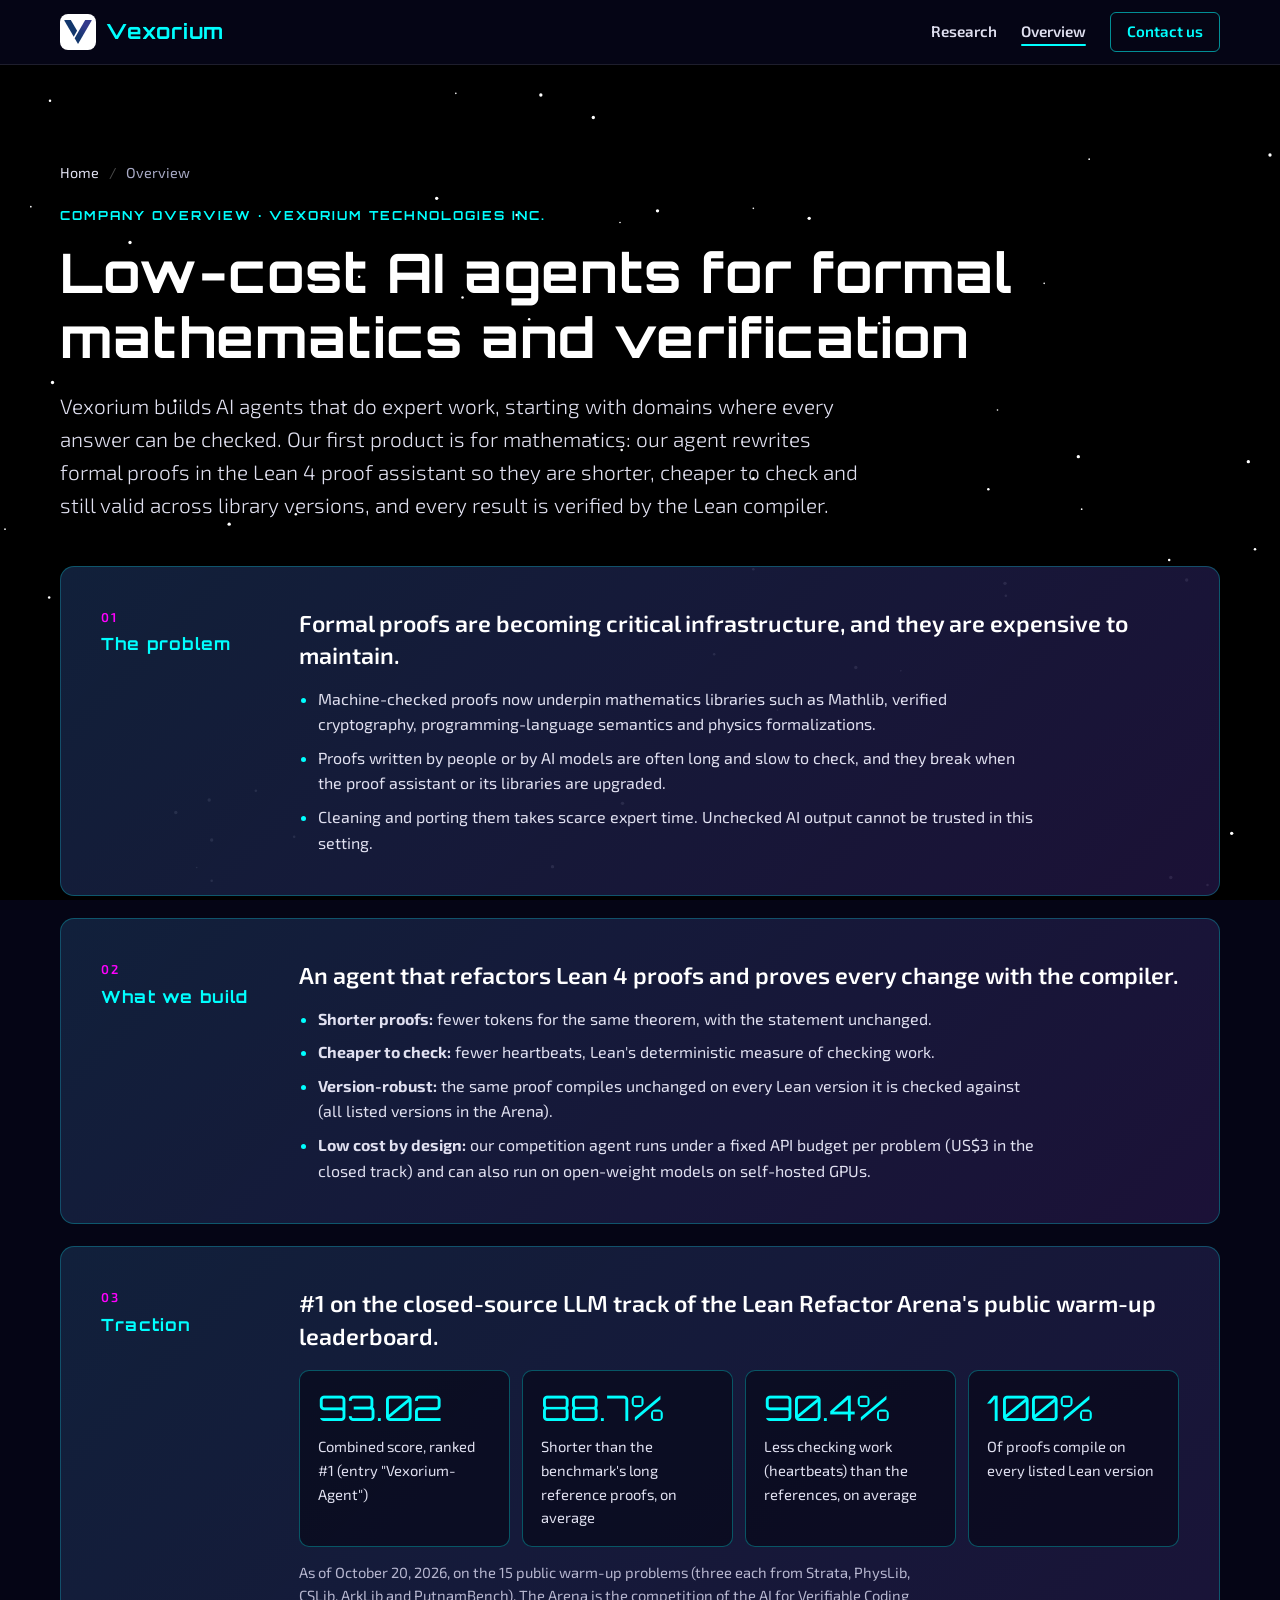
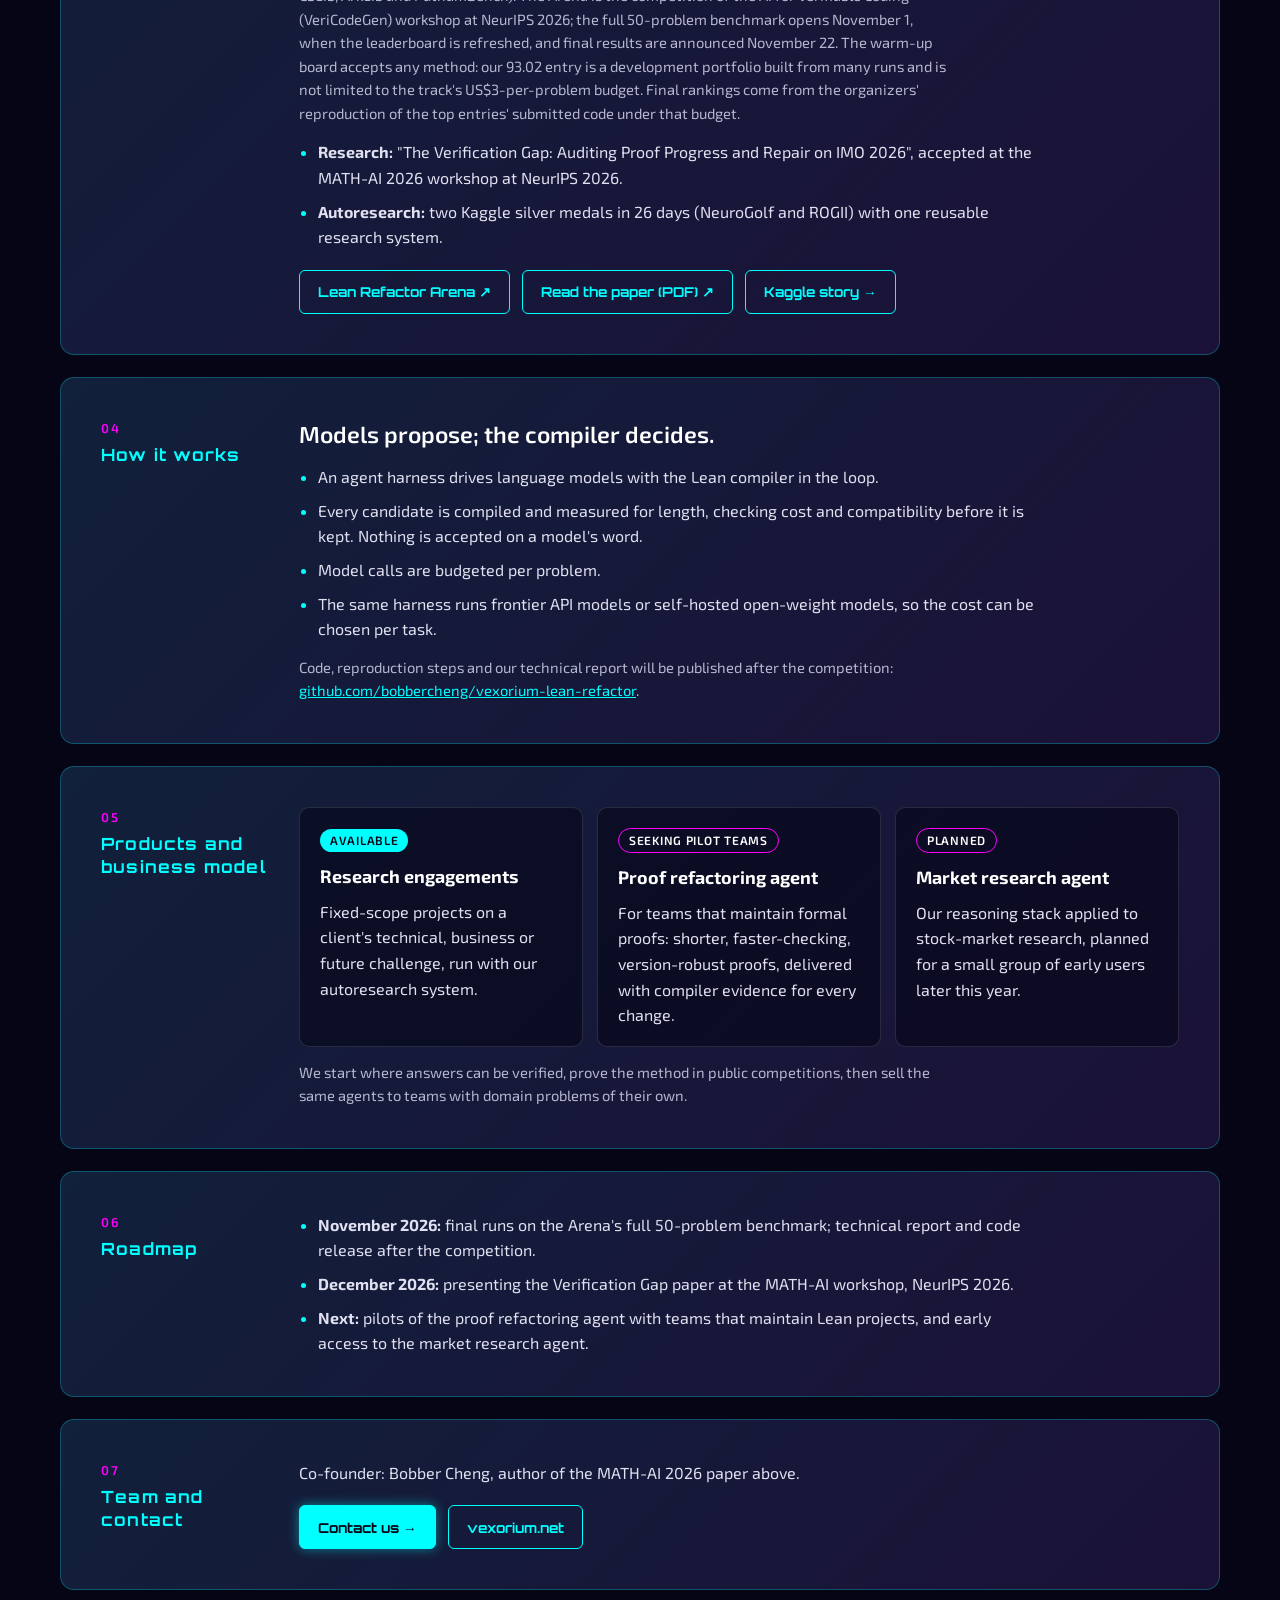
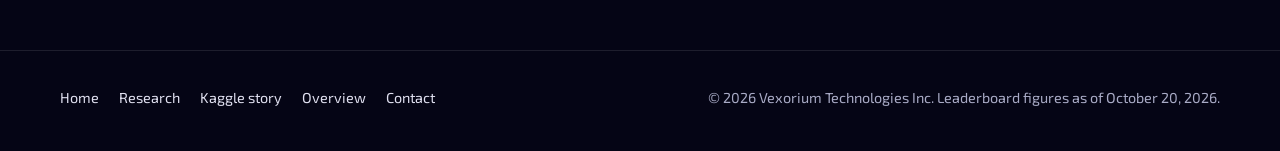
<file: overview.html>
<!DOCTYPE html>
<html lang="en">
<head>
    <meta charset="UTF-8">
    <meta name="viewport" content="width=device-width, initial-scale=1.0, viewport-fit=cover">
    <title>Vexorium · Company Overview</title>
    <meta name="description" content="Vexorium Technologies builds low-cost AI agents for formal mathematics and verification. One-page company overview: product, traction, technology, business model and roadmap.">
    <link rel="canonical" href="https://www.vexorium.net/overview.html">
    <meta property="og:type" content="website">
    <meta property="og:url" content="https://www.vexorium.net/overview.html">
    <meta property="og:title" content="Vexorium · Company Overview">
    <meta property="og:description" content="Low-cost AI agents for formal mathematics and verification: product, traction, technology, business model and roadmap.">
    <meta property="og:image" content="https://www.vexorium.net/vexorium-logo.png">
    <meta name="twitter:card" content="summary">
    <link rel="icon" type="image/png" href="./vexorium-logo.png">
    <link rel="preconnect" href="https://fonts.googleapis.com">
    <link rel="preconnect" href="https://fonts.gstatic.com" crossorigin>
    <link href="https://fonts.googleapis.com/css2?family=Orbitron:wght@400..700&family=Exo+2:wght@300..700&display=swap" rel="stylesheet">
    <link rel="stylesheet" href="./site.css">
    <style>
        :root {
            --bg-dark: #050515;
            --primary-color: #00ffff;
            --secondary-color: #ff00ff;
            --text-light: #e0e0f0;
            --text-muted: #b6b6cf;
            --card-bg: rgba(20, 20, 50, 0.8);
            --line: rgba(0, 255, 255, 0.25);
        }

        * { margin: 0; padding: 0; box-sizing: border-box; }

        body {
            font-family: 'Exo 2', sans-serif;
            background: var(--bg-dark) url('space-bg.svg') no-repeat top center / cover fixed;
            color: var(--text-light);
            line-height: 1.6;
        }

        h1, h2, h3 {
            font-family: 'Orbitron', sans-serif;
            letter-spacing: 1.2px;
            text-wrap: balance;
        }

        a { color: var(--primary-color); }

        a:focus-visible {
            outline: 3px solid #ffffff;
            outline-offset: 4px;
        }

        .button {
            display: inline-flex;
            align-items: center;
            justify-content: center;
            min-height: 44px;
            padding: 9px 18px;
            border: 1px solid var(--primary-color);
            border-radius: 6px;
            color: var(--primary-color);
            font-family: 'Orbitron', sans-serif;
            font-size: 0.85rem;
            font-weight: 700;
            text-align: center;
            text-decoration: none;
            transition: background 0.2s, color 0.2s, box-shadow 0.2s;
        }

        .button:hover,
        .button-primary {
            background: var(--primary-color);
            color: var(--bg-dark);
            box-shadow: 0 0 12px rgba(0, 255, 255, 0.45);
        }

        .button-primary:hover {
            background: #ffffff;
            border-color: #ffffff;
        }

        /* Title block */
        .intro {
            padding: clamp(48px, 8vw, 96px) 0 clamp(28px, 4vw, 44px);
        }

        .intro .eyebrow {
            color: var(--primary-color);
            font-family: 'Orbitron', sans-serif;
            font-size: 0.78rem;
            font-weight: 700;
            letter-spacing: 0.16em;
            text-transform: uppercase;
        }

        .intro h1 {
            margin: 14px 0 18px;
            color: #ffffff;
            font-size: clamp(2rem, 5vw, 3.4rem);
            line-height: 1.2;
        }

        .intro p {
            max-width: 68ch;
            font-size: clamp(1.05rem, 2vw, 1.3rem);
            font-weight: 300;
        }

        /* Slides: each section reads as one deck slide */
        .slides {
            display: grid;
            gap: 22px;
            padding-bottom: 60px;
        }

        .slide {
            display: grid;
            grid-template-columns: 170px minmax(0, 1fr);
            gap: 28px;
            padding: clamp(22px, 4vw, 40px);
            border: 1px solid var(--line);
            border-radius: 14px;
            background: linear-gradient(135deg, rgba(0, 255, 255, 0.06), rgba(255, 0, 255, 0.04)), rgba(20, 20, 50, 0.92);
        }

        .slide-label {
            display: grid;
            align-content: start;
            gap: 6px;
        }

        .slide-number {
            color: var(--secondary-color);
            font-family: 'Exo 2', sans-serif;
            font-weight: 600;
            font-size: 0.8rem;
            letter-spacing: 0.12em;
        }

        .slide-label h2 {
            color: var(--primary-color);
            font-size: 1.05rem;
            line-height: 1.35;
        }

        .slide-body {
            display: grid;
            gap: 14px;
            min-width: 0;
        }

        .slide-body .lead {
            color: #ffffff;
            font-size: clamp(1.15rem, 2.2vw, 1.45rem);
            font-weight: 600;
            line-height: 1.4;
        }

        .slide-body p,
        .slide-body li {
            max-width: 72ch;
        }

        .slide-body ul {
            display: grid;
            gap: 8px;
            padding-left: 1.2em;
        }

        .slide-body li::marker { color: var(--primary-color); }

        .muted {
            color: var(--text-muted);
            font-size: 0.92rem;
        }

        /* Metric tiles */
        .metrics {
            display: grid;
            grid-template-columns: repeat(auto-fit, minmax(140px, 1fr));
            gap: 12px;
            margin-top: 4px;
        }

        .metric {
            padding: 16px 18px;
            border: 1px solid rgba(0, 255, 255, 0.3);
            border-radius: 10px;
            background: rgba(5, 5, 21, 0.6);
            min-width: 0;
        }

        .metric .value {
            color: var(--primary-color);
            font-family: 'Orbitron', sans-serif;
            font-size: clamp(1.6rem, 3.5vw, 2.2rem);
            line-height: 1.2;
        }

        .metric .label {
            margin-top: 6px;
            font-size: 0.92rem;
        }

        /* Two- and three-column cards */
        .cards {
            display: grid;
            grid-template-columns: repeat(auto-fit, minmax(230px, 1fr));
            gap: 14px;
        }

        .card {
            padding: 18px 20px;
            border: 1px solid rgba(255, 255, 255, 0.12);
            border-radius: 10px;
            background: rgba(5, 5, 21, 0.55);
            min-width: 0;
        }

        .card h3 {
            margin-bottom: 8px;
            color: #ffffff;
            font-family: 'Exo 2', sans-serif;
            font-size: 1.12rem;
            letter-spacing: 0;
        }

        .tag {
            display: inline-block;
            margin-bottom: 10px;
            padding: 2px 10px;
            border-radius: 999px;
            font-size: 0.75rem;
            font-weight: 600;
            letter-spacing: 0.06em;
            text-transform: uppercase;
        }

        .tag-now { color: var(--bg-dark); background: var(--primary-color); }
        .tag-next { color: #ffffff; border: 1px solid var(--secondary-color); }

        .actions {
            display: flex;
            flex-wrap: wrap;
            gap: 12px;
            margin-top: 6px;
        }

        @media (max-width: 760px) {
            .slide {
                grid-template-columns: minmax(0, 1fr);
                gap: 14px;
            }
            .actions {
                flex-direction: column;
                align-items: stretch;
            }
            .actions .button {
                padding-inline: 12px;
            }
            .metric {
                padding: 14px;
            }
        }

        @media print {
            body { background: #ffffff; color: #111111; }
            .actions { display: none; }
            .slide { break-inside: avoid; background: #ffffff; border-color: #999999; }
            .slide-body .lead, .intro h1, .card h3 { color: #111111; }
            .intro .eyebrow, .slide-label h2, .metric .value, a { color: #006b6b; }
            .slide-number { color: #8a008a; }
            .muted, .site-footer { color: #444444; }
            .metric, .card { background: #ffffff; border-color: #999999; }
            .tag-now { color: #ffffff; background: #006b6b; }
            .tag-next { color: #111111; border-color: #8a008a; }
        }
    </style>
</head>
<body id="top">
    <a class="skip-link" href="#main">Skip to content</a>
    <header class="site-header">
        <div class="container site-bar">
            <a class="site-logo" href="./" aria-label="Vexorium home"><img class="site-logo-mark" src="./vexorium-mark.svg" alt="" width="36" height="36"><span class="site-logo-text">Vexorium</span></a>
            <nav class="site-nav" aria-label="Main">
                <a href="./#research">Research</a>
                <a href="./overview.html" aria-current="page">Overview</a>
                <a class="site-contact" href="mailto:Jennifer.Y@Vexorium.net?subject=Vexorium%20overview">Contact<span class="site-contact-extra">&nbsp;us</span></a>
            </nav>
        </div>
        <nav class="page-nav" aria-label="On this page">
            <div class="container page-nav-inner">
                <span class="page-nav-label">On this page</span>
                <ul class="page-nav-links">
                    <li><a href="#problem">Problem</a></li>
                    <li><a href="#product">Product</a></li>
                    <li><a href="#traction">Traction</a></li>
                    <li><a href="#how-it-works">How it works</a></li>
                    <li><a href="#business">Business</a></li>
                    <li><a href="#roadmap">Roadmap</a></li>
                    <li><a href="#contact">Contact</a></li>
                </ul>
                <a class="to-top" href="#top">Top <span aria-hidden="true">&nbsp;↑</span></a>
            </div>
        </nav>
    </header>

    <main id="main">
        <section class="intro">
            <div class="container">
                <nav class="breadcrumb" aria-label="Breadcrumb">
                    <ol>
                        <li><a href="./">Home</a></li>
                        <li><span aria-current="page">Overview</span></li>
                    </ol>
                </nav>
                <p class="eyebrow">Company overview · Vexorium Technologies Inc.</p>
                <h1>Low-cost AI agents for formal mathematics and verification</h1>
                <p>Vexorium builds AI agents that do expert work, starting with domains where every answer can be checked. Our first product is for
                    mathematics: our agent
                    rewrites formal proofs in the Lean 4 proof assistant so they are shorter, cheaper to check and still valid across library versions,
                    and every result is verified by the Lean compiler.</p>
            </div>
        </section>

        <div class="container slides">
            <section id="problem" class="slide" aria-labelledby="s1">
                <div class="slide-label">
                    <span class="slide-number">01</span>
                    <h2 id="s1">The problem</h2>
                </div>
                <div class="slide-body">
                    <p class="lead">Formal proofs are becoming critical infrastructure, and they are expensive to maintain.</p>
                    <ul>
                        <li>Machine-checked proofs now underpin mathematics libraries such as Mathlib, verified cryptography, programming-language
                            semantics and physics formalizations.</li>
                        <li>Proofs written by people or by AI models are often long and slow to check, and they break when the proof assistant or
                            its libraries are upgraded.</li>
                        <li>Cleaning and porting them takes scarce expert time. Unchecked AI output cannot be trusted in this setting.</li>
                    </ul>
                </div>
            </section>

            <section id="product" class="slide" aria-labelledby="s2">
                <div class="slide-label">
                    <span class="slide-number">02</span>
                    <h2 id="s2">What we build</h2>
                </div>
                <div class="slide-body">
                    <p class="lead">An agent that refactors Lean 4 proofs and proves every change with the compiler.</p>
                    <ul>
                        <li><strong>Shorter proofs:</strong> fewer tokens for the same theorem, with the statement unchanged.</li>
                        <li><strong>Cheaper to check:</strong> fewer heartbeats, Lean's deterministic measure of checking work.</li>
                        <li><strong>Version-robust:</strong> the same proof compiles unchanged on every Lean version it is checked against (all listed
                            versions in the Arena).</li>
                        <li><strong>Low cost by design:</strong> our competition agent runs under a fixed API budget per problem (US$3 in the
                            closed track) and can also run on open-weight models on self-hosted GPUs.</li>
                    </ul>
                </div>
            </section>

            <section id="traction" class="slide" aria-labelledby="s3">
                <div class="slide-label">
                    <span class="slide-number">03</span>
                    <h2 id="s3">Traction</h2>
                </div>
                <div class="slide-body">
                    <p class="lead">#1 on the closed-source LLM track of the Lean Refactor Arena's public warm-up leaderboard.</p>
                    <div class="metrics" role="list">
                        <div class="metric" role="listitem">
                            <div class="value">93.02</div>
                            <div class="label">Combined score, ranked #1 (entry "Vexorium-Agent")</div>
                        </div>
                        <div class="metric" role="listitem">
                            <div class="value">88.7%</div>
                            <div class="label">Shorter than the benchmark's long reference proofs, on average</div>
                        </div>
                        <div class="metric" role="listitem">
                            <div class="value">90.4%</div>
                            <div class="label">Less checking work (heartbeats) than the references, on average</div>
                        </div>
                        <div class="metric" role="listitem">
                            <div class="value">100%</div>
                            <div class="label">Of proofs compile on every listed Lean version</div>
                        </div>
                    </div>
                    <p class="muted">As of October 20, 2026, on the 15 public warm-up problems (three each from Strata, PhysLib, CSLib, ArkLib and
                        PutnamBench). The Arena is the competition of the AI for Verifiable Coding (VeriCodeGen) workshop at NeurIPS 2026; the full
                        50-problem benchmark opens November 1, when the leaderboard is refreshed, and final results are announced November 22.
                        The warm-up board accepts any method: our 93.02 entry is a development portfolio built from many runs and is not limited
                        to the track's US$3-per-problem budget. Final rankings come from the organizers' reproduction of the top entries'
                        submitted code under that budget.</p>
                    <ul>
                        <li><strong>Research:</strong> "The Verification Gap: Auditing Proof Progress and Repair on IMO 2026", accepted at the
                            MATH-AI 2026 workshop at NeurIPS 2026.</li>
                        <li><strong>Autoresearch:</strong> two Kaggle silver medals in 26 days (NeuroGolf and ROGII) with one reusable research system.</li>
                    </ul>
                    <div class="actions">
                        <a class="button" href="https://huggingface.co/spaces/delta-lab-ai/lean-refactor-arena">Lean Refactor Arena<span aria-hidden="true">&nbsp;↗</span></a>
                        <a class="button" href="https://github.com/bobbercheng/verification-gap/blob/main/paper.pdf">Read the paper (PDF)<span aria-hidden="true">&nbsp;↗</span></a>
                        <a class="button" href="./kaggle-autoresearch.html">Kaggle story<span aria-hidden="true">&nbsp;→</span></a>
                    </div>
                </div>
            </section>

            <section id="how-it-works" class="slide" aria-labelledby="s4">
                <div class="slide-label">
                    <span class="slide-number">04</span>
                    <h2 id="s4">How it works</h2>
                </div>
                <div class="slide-body">
                    <p class="lead">Models propose; the compiler decides.</p>
                    <ul>
                        <li>An agent harness drives language models with the Lean compiler in the loop.</li>
                        <li>Every candidate is compiled and measured for length, checking cost and compatibility before it is kept. Nothing is
                            accepted on a model's word.</li>
                        <li>Model calls are budgeted per problem.</li>
                        <li>The same harness runs frontier API models or self-hosted open-weight models, so the cost can be chosen per task.</li>
                    </ul>
                    <p class="muted">Code, reproduction steps and our technical report will be published after the competition:
                        <a href="https://github.com/bobbercheng/vexorium-lean-refactor">github.com/bobbercheng/vexorium-lean-refactor</a>.</p>
                </div>
            </section>

            <section id="business" class="slide" aria-labelledby="s5">
                <div class="slide-label">
                    <span class="slide-number">05</span>
                    <h2 id="s5">Products and business model</h2>
                </div>
                <div class="slide-body">
                    <div class="cards">
                        <article class="card">
                            <span class="tag tag-now">Available</span>
                            <h3>Research engagements</h3>
                            <p>Fixed-scope projects on a client's technical, business or future challenge, run with our autoresearch system.</p>
                        </article>
                        <article class="card">
                            <span class="tag tag-next">Seeking pilot teams</span>
                            <h3>Proof refactoring agent</h3>
                            <p>For teams that maintain formal proofs: shorter, faster-checking, version-robust proofs, delivered with compiler
                                evidence for every change.</p>
                        </article>
                        <article class="card">
                            <span class="tag tag-next">Planned</span>
                            <h3>Market research agent</h3>
                            <p>Our reasoning stack applied to stock-market research, planned for a small group of early users later this year.</p>
                        </article>
                    </div>
                    <p class="muted">We start where answers can be verified, prove the method in public competitions, then sell the same agents
                        to teams with domain problems of their own.</p>
                </div>
            </section>

            <section id="roadmap" class="slide" aria-labelledby="s6">
                <div class="slide-label">
                    <span class="slide-number">06</span>
                    <h2 id="s6">Roadmap</h2>
                </div>
                <div class="slide-body">
                    <ul>
                        <li><strong>November 2026:</strong> final runs on the Arena's full 50-problem benchmark; technical report and code release
                            after the competition.</li>
                        <li><strong>December 2026:</strong> presenting the Verification Gap paper at the MATH-AI workshop, NeurIPS 2026.</li>
                        <li><strong>Next:</strong> pilots of the proof refactoring agent with teams that maintain Lean projects, and early access
                            to the market research agent.</li>
                    </ul>
                </div>
            </section>

            <section id="contact" class="slide" aria-labelledby="s7">
                <div class="slide-label">
                    <span class="slide-number">07</span>
                    <h2 id="s7">Team and contact</h2>
                </div>
                <div class="slide-body">
                    <p>Co-founder: Bobber Cheng, author of the MATH-AI 2026 paper above.</p>
                    <div class="actions">
                        <a class="button button-primary" href="mailto:Jennifer.Y@Vexorium.net?subject=Vexorium%20overview">Contact us<span aria-hidden="true">&nbsp;→</span></a>
                        <a class="button" href="./">vexorium.net</a>
                    </div>
                </div>
            </section>
        </div>
    </main>

    <footer class="site-footer">
        <div class="container site-footer-inner">
            <nav aria-label="Footer">
                <a href="./">Home</a>
                <a href="./#research">Research</a>
                <a href="./kaggle-autoresearch.html">Kaggle story</a>
                <a href="./overview.html">Overview</a>
                <a href="mailto:Jennifer.Y@Vexorium.net">Contact</a>
            </nav>
            <p>&copy; 2026 Vexorium Technologies Inc. Leaderboard figures as of October 20, 2026.</p>
        </div>
    </footer>

    <script src="./site.js"></script>
</body>
</html>
</file>
<file: site.css>
/* Shared site chrome for every Vexorium page: layout container, sticky header,
   on-page navigator, breadcrumb and footer. Page styles live inline in each page. */
:root {
    --site-bg: #050515;
    --site-cyan: #00ffff;
    --site-text: #e0e0f0;
    --site-muted: #a9abc6;
    --site-line: rgba(255, 255, 255, 0.1);
    --site-gutter: 20px;
    --site-bar-h: 64px;
    --site-subnav-h: 44px;
    /* Anchor targets land below the header and the on-page navigator. */
    --site-offset: calc(var(--site-bar-h) + var(--site-subnav-h) + 16px);
}

html {
    scroll-padding-top: var(--site-offset);
}

@media (prefers-reduced-motion: no-preference) {
    html { scroll-behavior: smooth; }
}

.container {
    width: min(100% - max(var(--site-gutter), env(safe-area-inset-left, 0px))
                    - max(var(--site-gutter), env(safe-area-inset-right, 0px)), 1160px);
    margin-inline: auto;
}

.skip-link {
    position: absolute;
    top: -100px;
    left: 12px;
    z-index: 100;
    padding: 10px 16px;
    border-radius: 6px;
    color: var(--site-bg);
    background: var(--site-cyan);
    font-weight: 700;
    text-decoration: none;
}

.skip-link:focus { top: 12px; }

/* Header */
.site-header {
    position: sticky;
    top: 0;
    z-index: 50;
    border-bottom: 1px solid var(--site-line);
    background: var(--site-bg);
    font-family: 'Exo 2', sans-serif;
    line-height: 1.4;
}

.site-bar {
    display: flex;
    align-items: center;
    justify-content: space-between;
    gap: 16px;
    height: var(--site-bar-h);
}

.site-logo {
    display: inline-flex;
    align-items: center;
    gap: 10px;
    min-height: 44px;
    color: var(--site-cyan);
    font-family: 'Orbitron', sans-serif;
    font-size: 1.3rem;
    font-weight: 700;
    letter-spacing: 0.04em;
    text-decoration: none;
}

/* The V mark from vexorium-logo.png, on the logo's white background */
.site-logo-mark {
    flex: none;
    box-sizing: border-box;
    width: 36px;
    height: 36px;
    padding: 4px;
    border-radius: 8px;
    background: #ffffff;
}

.site-nav {
    display: flex;
    align-items: center;
    gap: 24px;
}

.site-nav a {
    position: relative;
    display: inline-flex;
    align-items: center;
    min-height: 44px;
    color: var(--site-text);
    font-size: 0.95rem;
    font-weight: 600;
    text-decoration: none;
    white-space: nowrap;
}

.site-nav a:hover { color: #ffffff; }

.site-nav a[aria-current]::after {
    content: '';
    position: absolute;
    right: 0;
    bottom: 8px;
    left: 0;
    height: 2px;
    border-radius: 2px;
    background: var(--site-cyan);
}

.site-nav .site-contact {
    min-height: 40px;
    padding: 0 16px;
    border: 1px solid rgba(0, 255, 255, 0.55);
    border-radius: 6px;
    color: var(--site-cyan);
}

.site-nav .site-contact:hover {
    color: var(--site-bg);
    background: var(--site-cyan);
}

/* On-page navigator: revealed by site.js once the first screen scrolls away */
.page-nav {
    position: absolute;
    top: calc(100% + 1px);
    right: 0;
    left: 0;
    border-bottom: 1px solid var(--site-line);
    background: #0a0a20;
    opacity: 0;
    visibility: hidden;
    transform: translateY(-6px);
    transition: opacity 0.2s ease, transform 0.2s ease, visibility 0s linear 0.2s;
}

.site-header.is-scrolled .page-nav {
    opacity: 1;
    visibility: visible;
    transform: none;
    transition: opacity 0.2s ease, transform 0.2s ease;
}

.page-nav-inner {
    display: flex;
    align-items: center;
    gap: 16px;
    height: var(--site-subnav-h);
}

.page-nav-label {
    flex: none;
    color: var(--site-muted);
    font-size: 0.72rem;
    font-weight: 700;
    letter-spacing: 0.12em;
    text-transform: uppercase;
}

.page-nav-links {
    position: relative;
    display: flex;
    flex: 1;
    min-width: 0;
    margin: 0;
    padding: 0;
    overflow-x: auto;
    list-style: none;
    scrollbar-width: none;
}

.page-nav-links::-webkit-scrollbar { display: none; }

.page-nav-links a {
    display: flex;
    align-items: center;
    height: var(--site-subnav-h);
    padding: 0 10px;
    border-bottom: 2px solid transparent;
    color: var(--site-muted);
    font-size: 0.9rem;
    font-weight: 600;
    text-decoration: none;
    white-space: nowrap;
}

.page-nav-links a:hover { color: #ffffff; }

.page-nav-links a[aria-current] {
    border-bottom-color: var(--site-cyan);
    color: var(--site-cyan);
}

.to-top {
    flex: none;
    display: inline-flex;
    align-items: center;
    height: 32px;
    padding: 0 12px;
    border: 1px solid rgba(255, 255, 255, 0.2);
    border-radius: 999px;
    color: var(--site-text);
    font-size: 0.85rem;
    font-weight: 600;
    text-decoration: none;
    white-space: nowrap;
}

.to-top:hover {
    border-color: var(--site-cyan);
    color: var(--site-cyan);
}

.site-header a:focus-visible,
.breadcrumb a:focus-visible,
.site-footer a:focus-visible {
    outline: 2px solid #ffffff;
    outline-offset: 2px;
}

/* The link row scrolls, which clips anything drawn outside it. */
.site-header .page-nav-links a:focus-visible { outline-offset: -2px; }

/* Breadcrumb on pages below the homepage */
.breadcrumb ol {
    display: flex;
    flex-wrap: wrap;
    margin: 0 0 22px;
    padding: 0;
    color: var(--site-muted);
    font-family: 'Exo 2', sans-serif;
    font-size: 0.9rem;
    letter-spacing: 0;
    list-style: none;
    text-transform: none;
}

.breadcrumb li + li::before {
    content: '/';
    margin: 0 10px;
    color: rgba(255, 255, 255, 0.3);
}

.breadcrumb a {
    color: var(--site-text);
    text-decoration: none;
}

.breadcrumb a:hover {
    color: var(--site-cyan);
    text-decoration: underline;
}

/* Footer */
.site-footer {
    padding: 28px 0 36px;
    border-top: 1px solid var(--site-line);
    color: var(--site-muted);
    font-family: 'Exo 2', sans-serif;
    font-size: 0.9rem;
    line-height: 1.5;
}

.site-footer-inner {
    display: flex;
    flex-wrap: wrap;
    align-items: center;
    justify-content: space-between;
    gap: 12px 24px;
}

.site-footer nav {
    display: flex;
    flex-wrap: wrap;
    gap: 0 20px;
}

.site-footer a {
    display: inline-flex;
    align-items: center;
    min-height: 36px;
    color: var(--site-text);
    text-decoration: none;
}

.site-footer a:hover { color: var(--site-cyan); }

.site-footer p { margin: 0; }

@media (max-width: 900px) {
    .page-nav-label { display: none; }
    .page-nav-inner { gap: 8px; }
    .page-nav-links {
        margin-left: -8px;
        -webkit-mask-image: linear-gradient(90deg, #000 calc(100% - 24px), transparent);
        mask-image: linear-gradient(90deg, #000 calc(100% - 24px), transparent);
    }
    .page-nav-links a { padding: 0 8px; }
}

@media (max-width: 720px) {
    :root {
        --site-gutter: 16px;
        --site-bar-h: 56px;
    }

    .site-logo { gap: 8px; font-size: 1.05rem; }
    .site-logo-mark { width: 30px; height: 30px; padding: 3px; border-radius: 7px; }
    .site-nav { gap: 14px; }
    .site-nav a { font-size: 0.875rem; }
    .site-nav .site-contact { padding: 0 12px; }
    .site-contact-extra { display: none; }
    .page-nav-links a { font-size: 0.85rem; }
}

/* Phones: keep the logo and all three links on one row. */
@media (max-width: 419px) {
    .site-bar { gap: 8px; }
    .site-logo { gap: 6px; font-size: 0.9rem; letter-spacing: 0; }
    .site-logo-mark { width: 28px; height: 28px; }
    .site-nav { gap: 10px; }
    .site-nav a { font-size: 0.8125rem; }
    .site-nav .site-contact { padding: 0 8px; }
}

/* Smallest phones: the V mark alone stands in for the name. */
@media (max-width: 359px) {
    .site-logo-text { display: none; }
}

@media print {
    .skip-link, .site-header, .breadcrumb { display: none; }
    .site-footer nav { display: none; }
}
</file>
